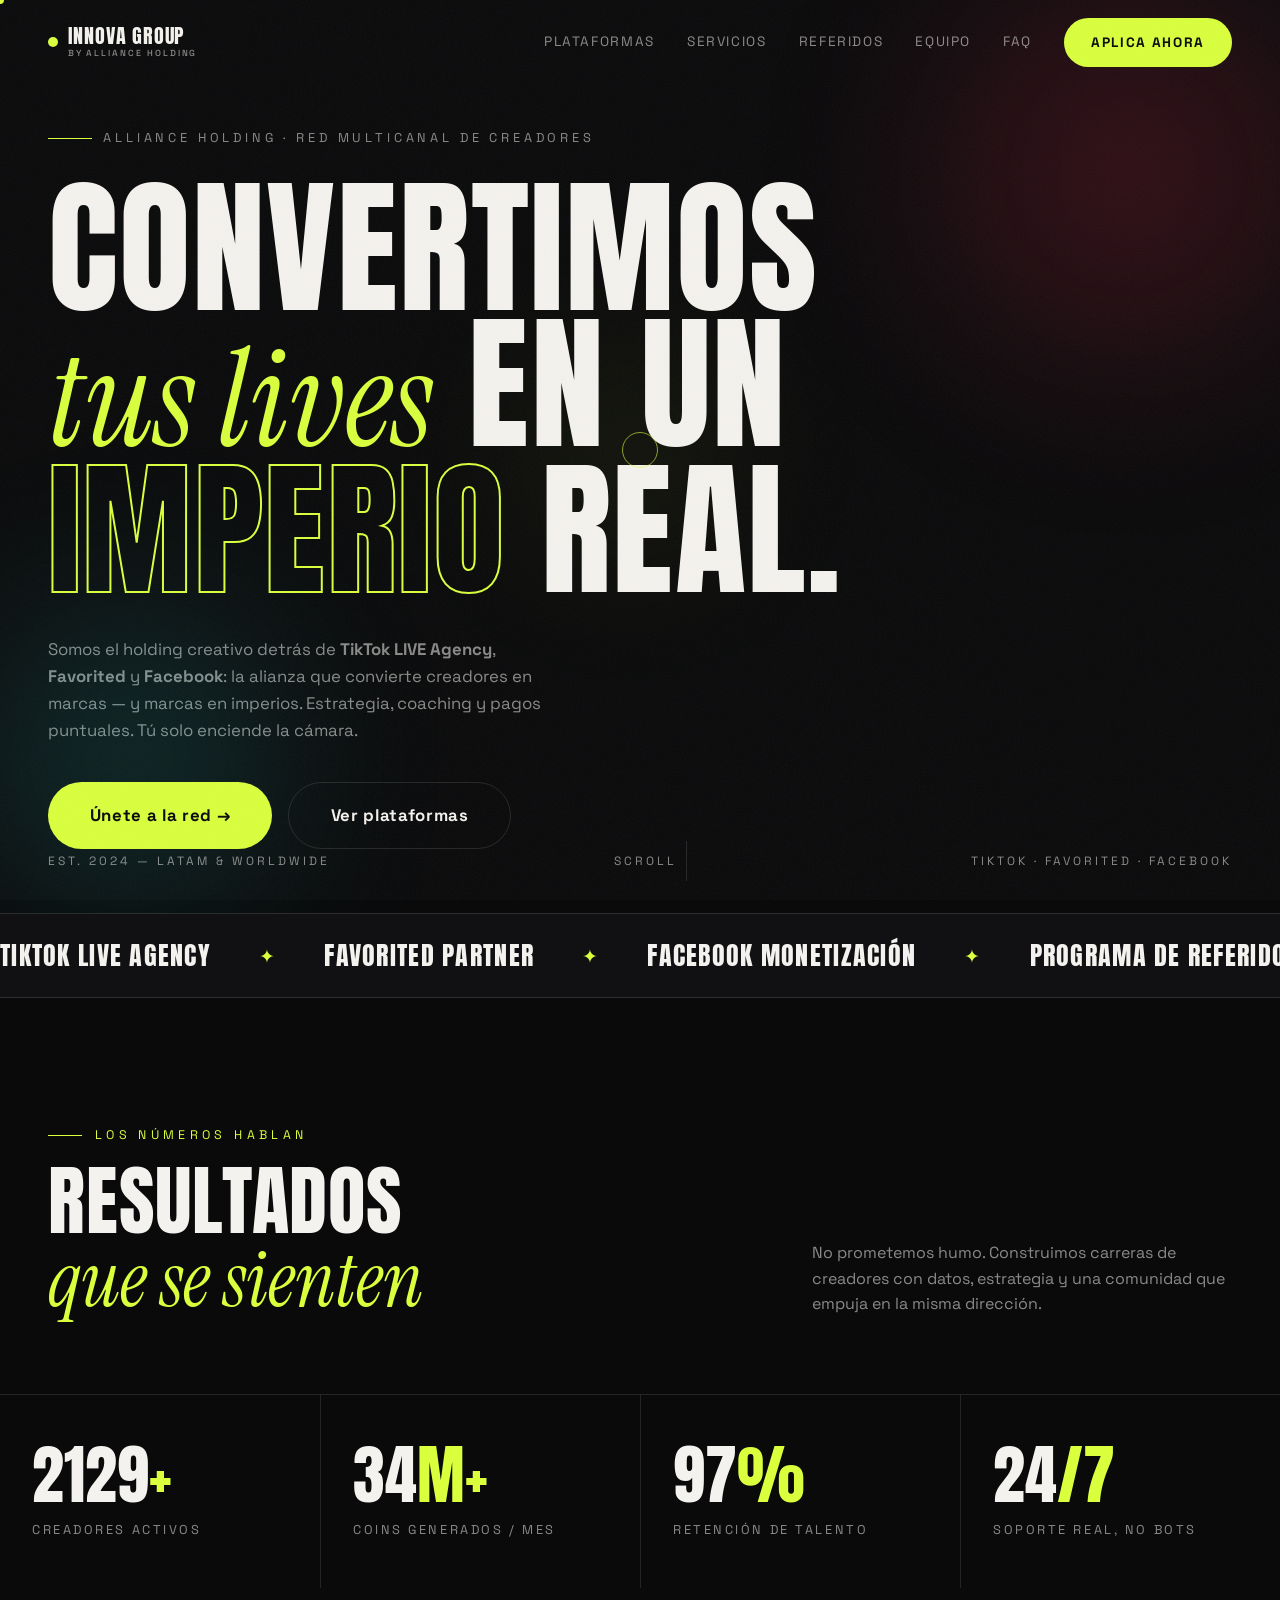
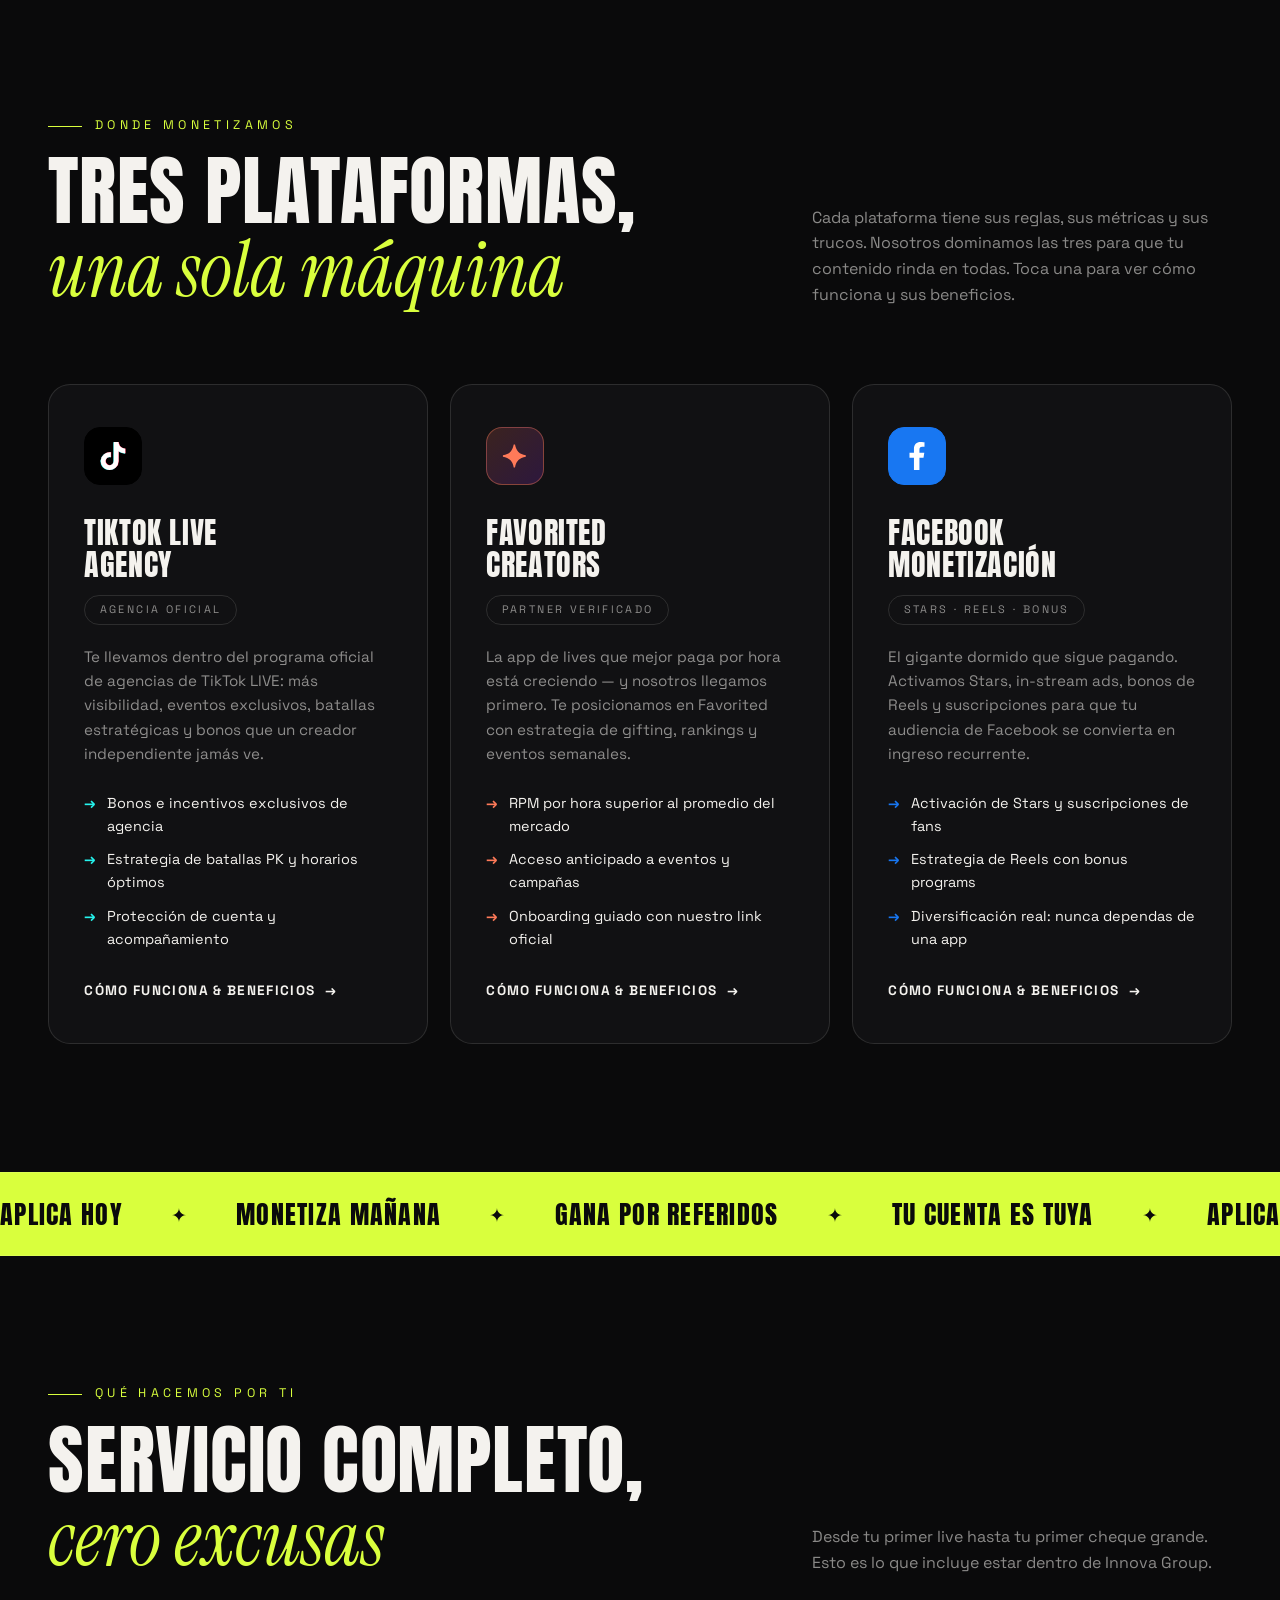
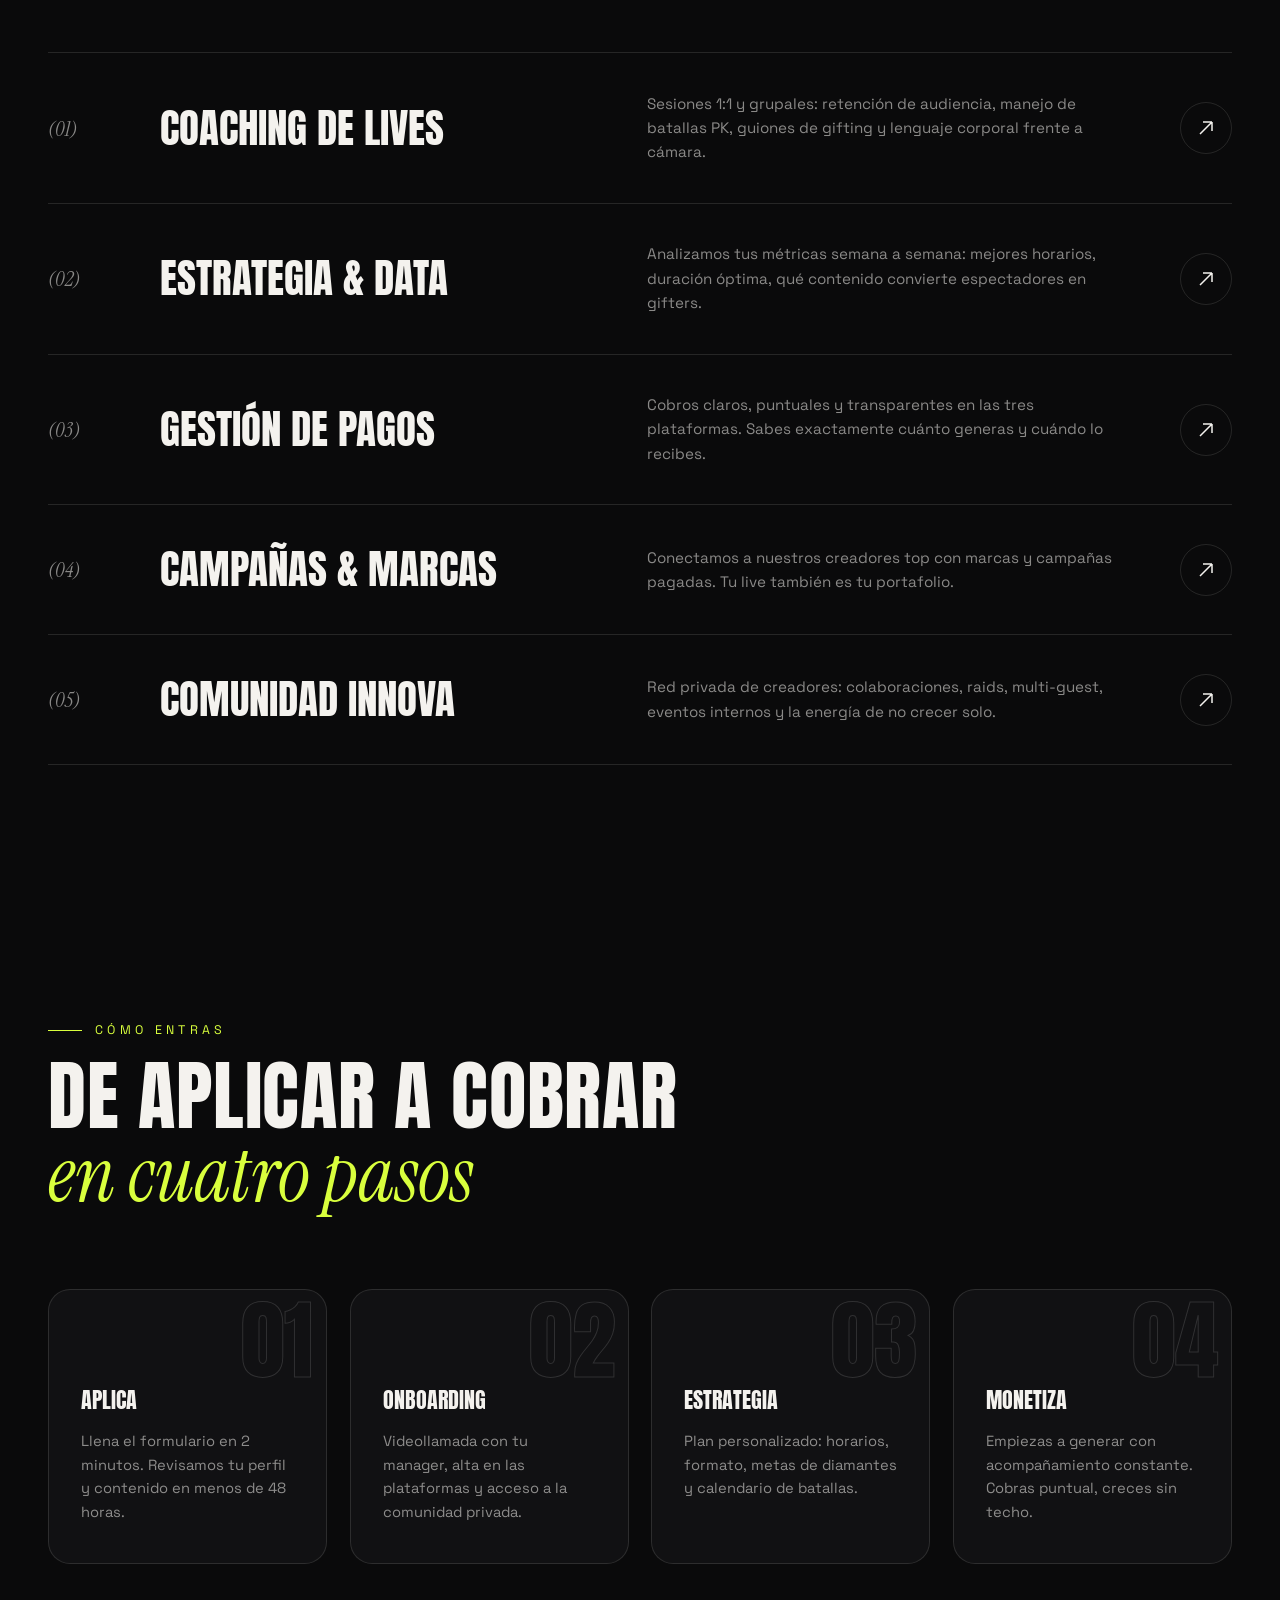
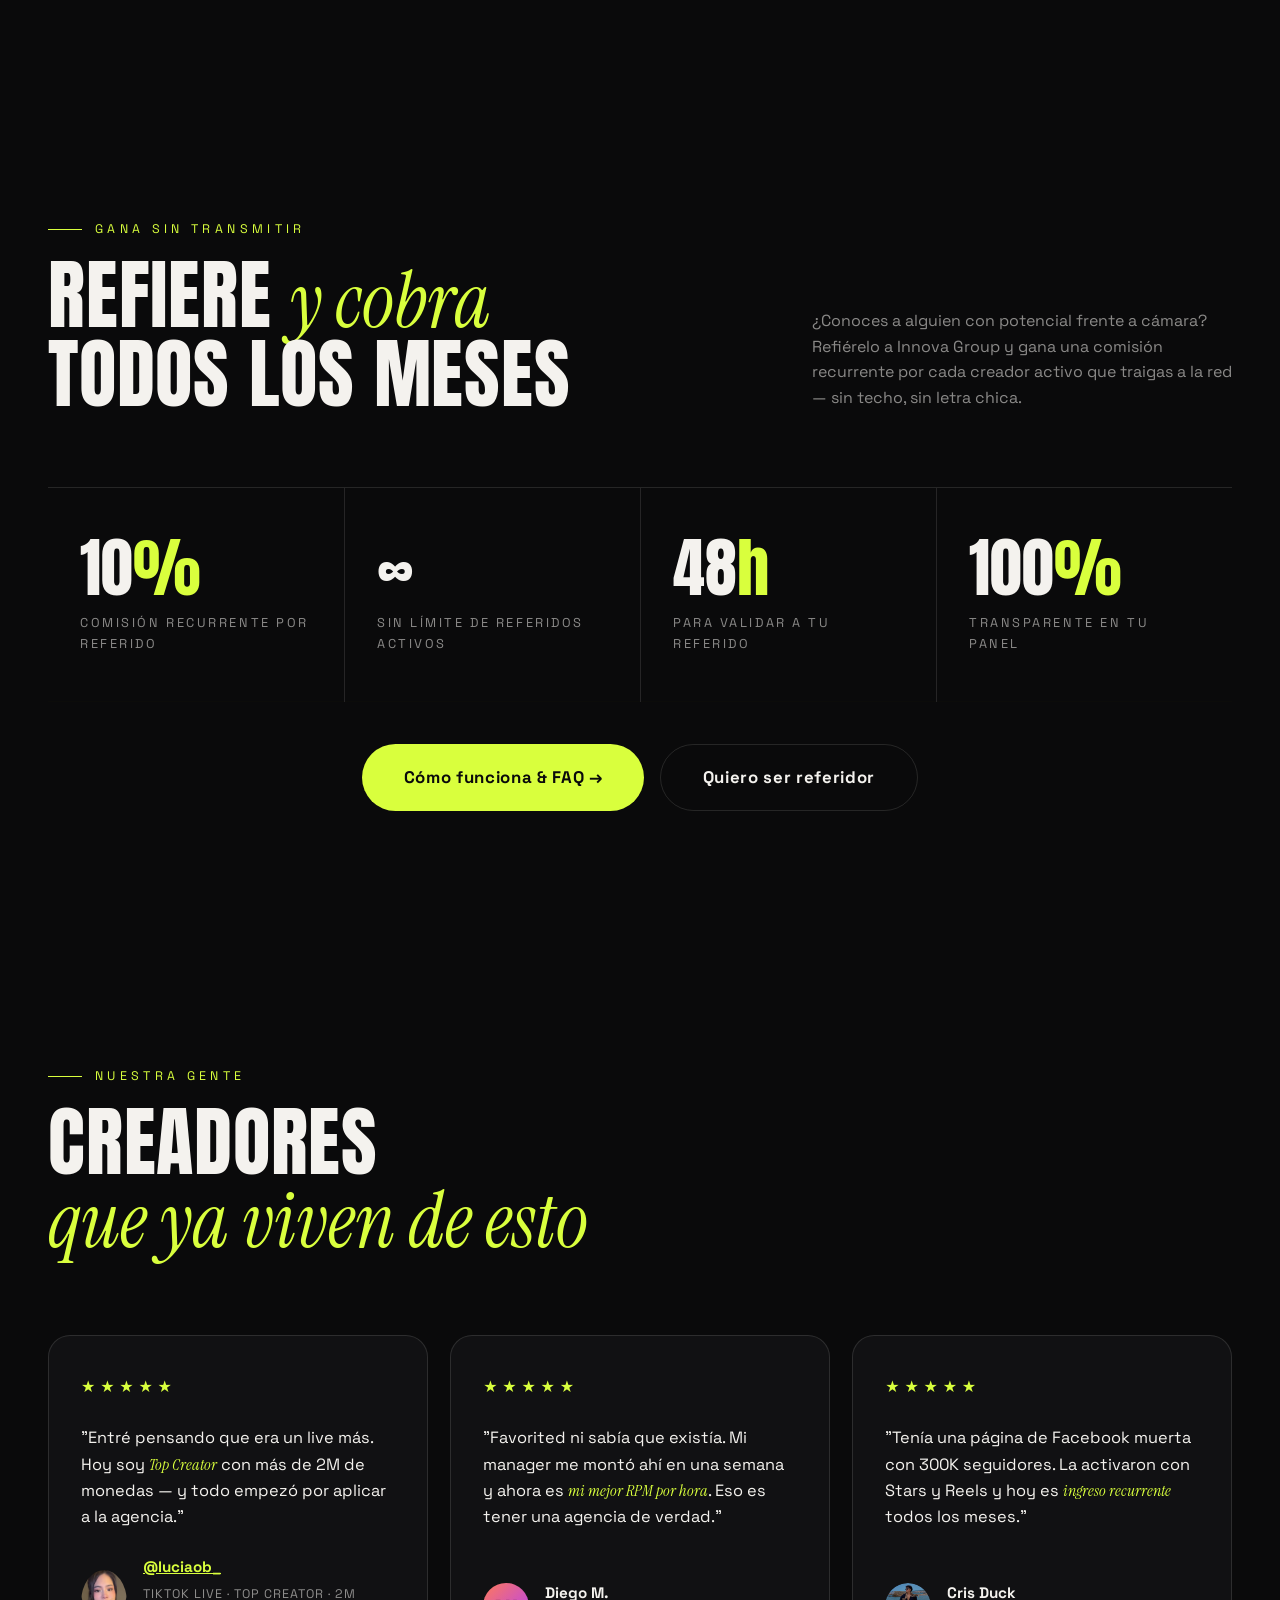
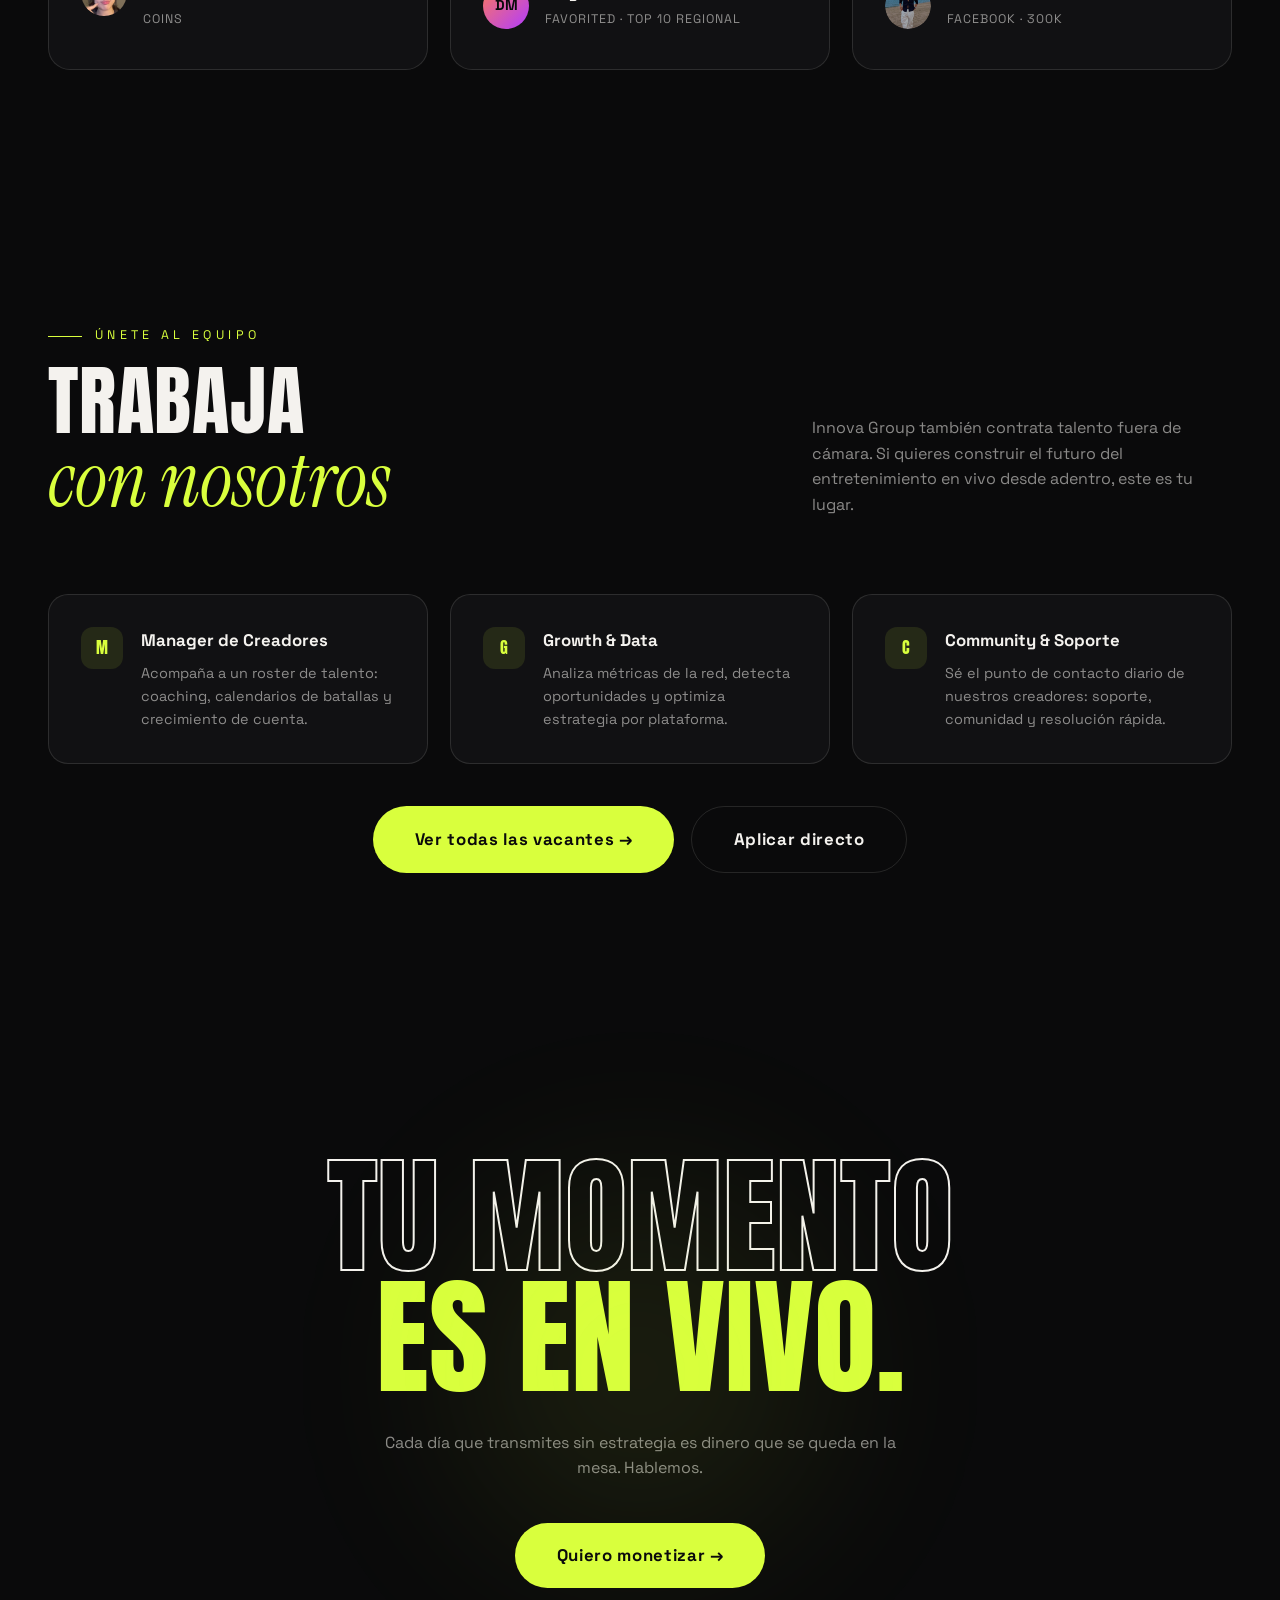
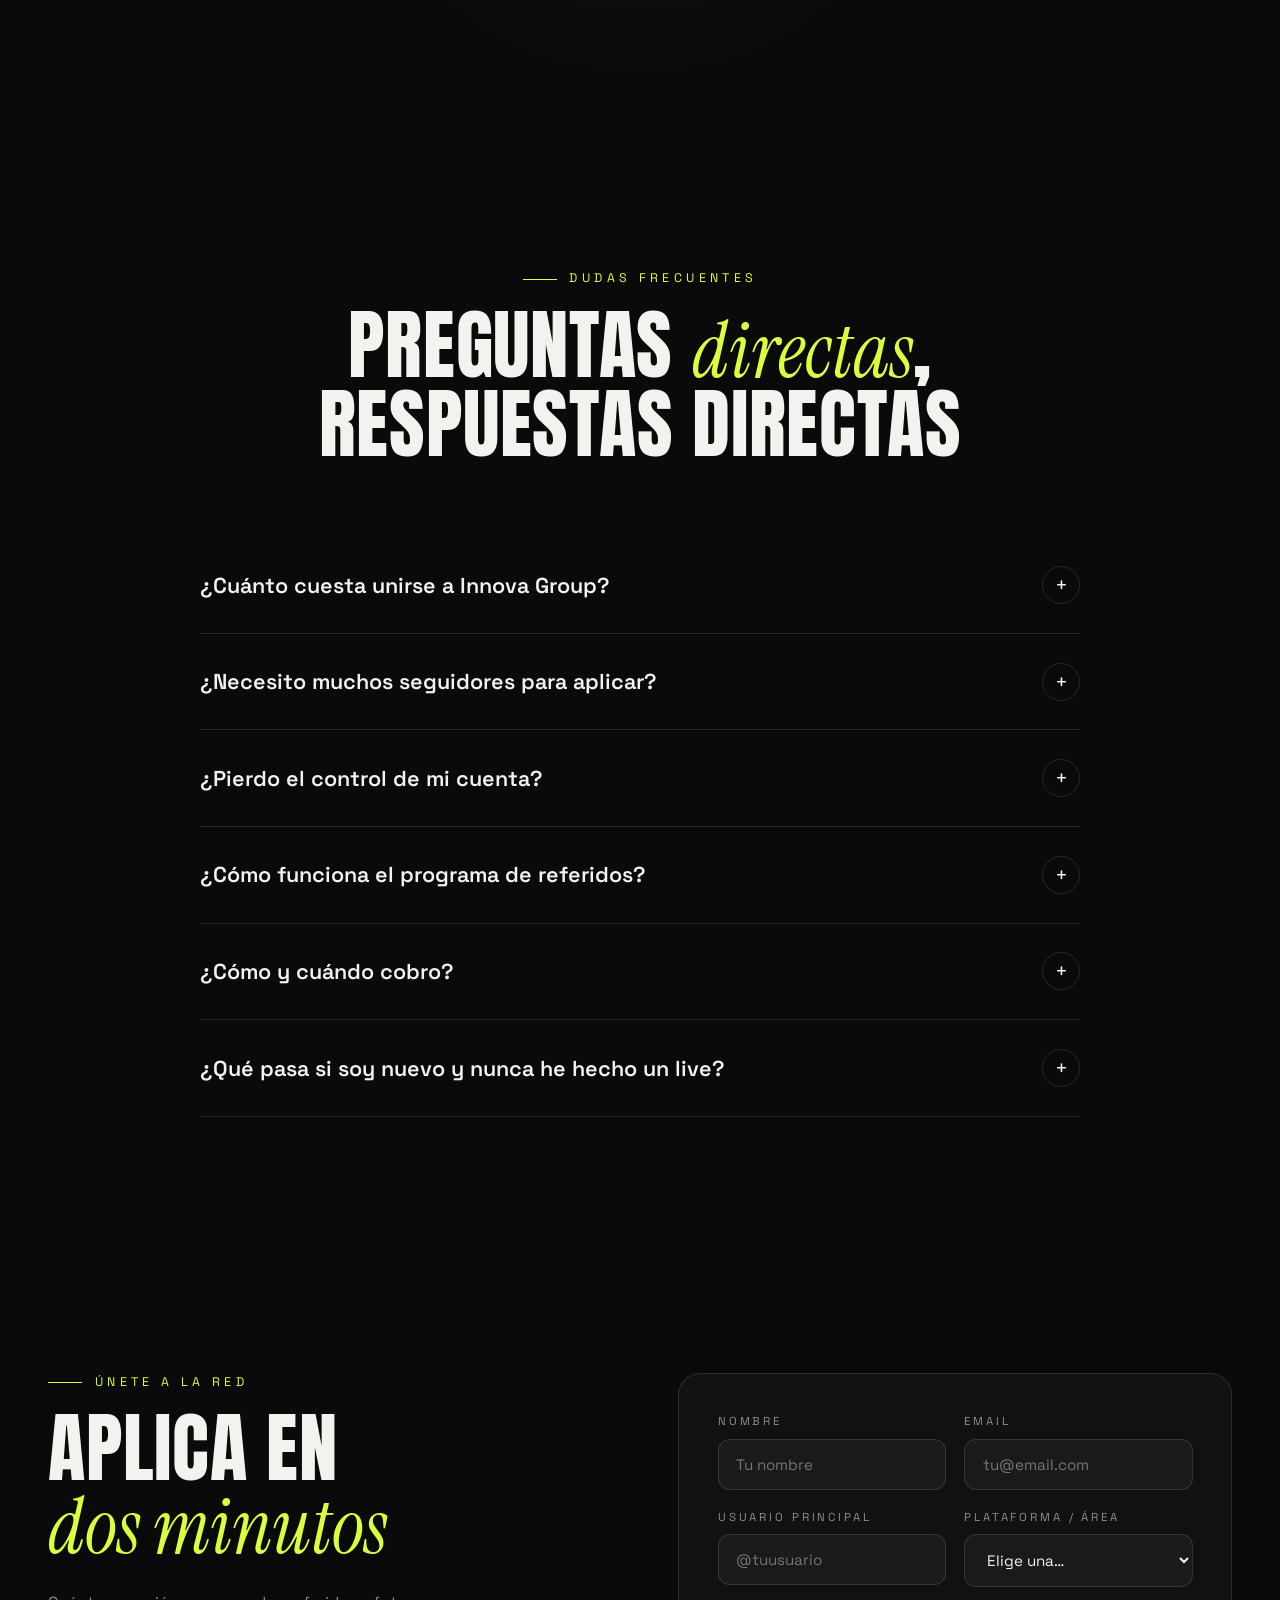
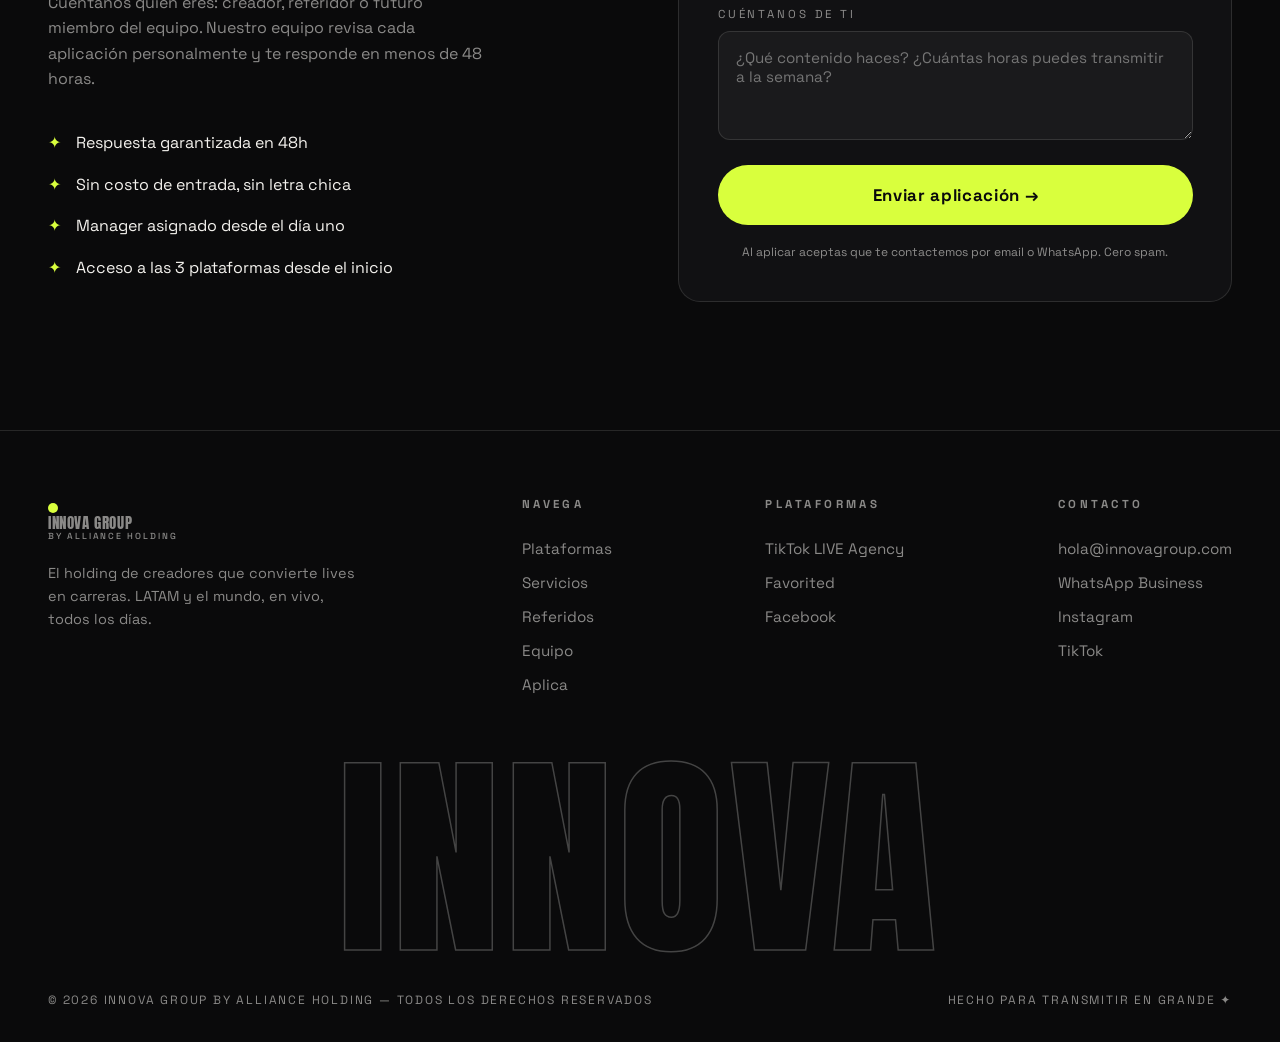
<file: index.html>
<!DOCTYPE html>
<html lang="es">
<head>
<meta charset="UTF-8">
<meta name="viewport" content="width=device-width, initial-scale=1.0">
<title>Innova Group by Alliance Holding — TikTok LIVE Agency · Favorited · Facebook</title>
<meta name="description" content="Innova Group by Alliance Holding: el holding de creadores que monetiza en TikTok LIVE Agency, Favorited y Facebook. Aplica, refiere o únete a nuestro equipo.">
<link rel="preconnect" href="https://fonts.googleapis.com">
<link rel="preconnect" href="https://fonts.gstatic.com" crossorigin>
<link href="https://fonts.googleapis.com/css2?family=Anton&family=Space+Grotesk:wght@300;400;500;600;700&family=Instrument+Serif:ital@0;1&display=swap" rel="stylesheet">
<link rel="stylesheet" href="assets/styles.css">
</head>
<body>

<div class="noise"></div>
<div class="cursor-dot"></div>
<div class="cursor-ring"></div>
<div class="progress"></div>

<!-- Preloader -->
<div class="loader" id="loader" data-word="INNOVA">
  <div class="loader__word" id="loaderWord"></div>
  <div class="loader__count">GROUP · BY ALLIANCE HOLDING</div>
  <div class="loader__count" id="loaderCount">0%</div>
</div>

<!-- ============ NAV ============ -->
<nav class="nav" id="nav">
  <a href="index.html" class="nav__logo"><i></i><span class="logo-txt">INNOVA GROUP<small>by Alliance Holding</small></span></a>
  <div class="nav__links">
    <a href="#plataformas">Plataformas</a>
    <a href="#servicios">Servicios</a>
    <a href="refer/index.html">Referidos</a>
    <a href="equipo/index.html">Equipo</a>
    <a href="#faq">FAQ</a>
    <a href="#aplica" class="btn nav__cta"><span>Aplica ahora</span></a>
  </div>
</nav>

<!-- ============ HERO ============ -->
<header class="hero" id="top">
  <div class="orb orb--1" data-parallax="0.06"></div>
  <div class="orb orb--2" data-parallax="0.1"></div>
  <div class="orb orb--3" data-parallax="0.04"></div>

  <span class="hero__tag">Alliance Holding · Red multicanal de creadores</span>
  <h1 id="heroTitle">
    <span class="row"><span>Convertimos</span></span>
    <span class="row"><span><span class="serif">tus lives</span>&nbsp;en un</span></span>
    <span class="row"><span><span class="accent">imperio</span>&nbsp;real.</span></span>
  </h1>
  <p class="hero__sub">
    Somos el holding creativo detrás de <strong>TikTok LIVE Agency</strong>, <strong>Favorited</strong> y
    <strong>Facebook</strong>: la alianza que convierte creadores en marcas — y marcas en imperios.
    Estrategia, coaching y pagos puntuales. Tú solo enciende la cámara.
  </p>
  <div class="hero__cta">
    <a href="#aplica" class="btn btn--big"><span>Únete a la red →</span></a>
    <a href="#plataformas" class="btn btn--ghost btn--big"><span>Ver plataformas</span></a>
  </div>

  <div class="hero__meta">
    <span>EST. 2024 — LATAM &amp; WORLDWIDE</span>
    <span class="scroll-hint">Scroll <i></i></span>
    <span>TikTok · Favorited · Facebook</span>
  </div>
</header>

<!-- ============ MARQUEE ============ -->
<div class="marquee">
  <div class="marquee__track" data-marquee>
    <span>TikTok LIVE Agency</span><span>Favorited Partner</span><span>Facebook Monetización</span>
    <span>Programa de Referidos</span><span>Trabaja con Nosotros</span><span>Pagos puntuales</span>
    <span>TikTok LIVE Agency</span><span>Favorited Partner</span><span>Facebook Monetización</span>
    <span>Programa de Referidos</span><span>Trabaja con Nosotros</span><span>Pagos puntuales</span>
  </div>
</div>

<!-- ============ STATS ============ -->
<section>
  <div class="wrap" style="padding-bottom:0">
    <div class="sec-head reveal">
      <div>
        <div class="kicker">Los números hablan</div>
        <h2 class="title">Resultados<br><em>que se sienten</em></h2>
      </div>
      <p>No prometemos humo. Construimos carreras de creadores con datos, estrategia y una comunidad que empuja en la misma dirección.</p>
    </div>
  </div>
  <div class="stats reveal">
    <div class="stat"><div class="stat__num"><span data-count="2129">0</span><b>+</b></div><div class="stat__label">Creadores activos</div></div>
    <div class="stat"><div class="stat__num"><span data-count="34">0</span><b>M+</b></div><div class="stat__label">Coins generados / mes</div></div>
    <div class="stat"><div class="stat__num"><span data-count="97">0</span><b>%</b></div><div class="stat__label">Retención de talento</div></div>
    <div class="stat"><div class="stat__num"><span data-count="24">0</span><b>/7</b></div><div class="stat__label">Soporte real, no bots</div></div>
  </div>
</section>

<!-- ============ PLATAFORMAS ============ -->
<section id="plataformas">
  <div class="wrap">
    <div class="sec-head reveal">
      <div>
        <div class="kicker">Donde monetizamos</div>
        <h2 class="title">Tres plataformas,<br><em>una sola máquina</em></h2>
      </div>
      <p>Cada plataforma tiene sus reglas, sus métricas y sus trucos. Nosotros dominamos las tres para que tu contenido rinda en todas. Toca una para ver cómo funciona y sus beneficios.</p>
    </div>

    <div class="platforms">
      <!-- TikTok -->
      <article class="pcard pcard--tiktok reveal" data-tilt>
        <div class="pcard__glow"></div>
        <div class="pcard__icon icon-tiktok">
          <svg viewBox="0 0 448 512">
            <path fill="#25F4EE" transform="translate(-6,4)" d="M448,209.91a210.06,210.06,0,0,1-122.77-39.25V349.38A162.55,162.55,0,1,1,185,188.31V278.2a74.62,74.62,0,1,0,52.23,71.18V0l88,0a121.18,121.18,0,0,0,1.86,22.17h0A122.18,122.18,0,0,0,381,102.39a121.43,121.43,0,0,0,67,20.14Z"/>
            <path fill="#FE2C55" transform="translate(6,-4)" d="M448,209.91a210.06,210.06,0,0,1-122.77-39.25V349.38A162.55,162.55,0,1,1,185,188.31V278.2a74.62,74.62,0,1,0,52.23,71.18V0l88,0a121.18,121.18,0,0,0,1.86,22.17h0A122.18,122.18,0,0,0,381,102.39a121.43,121.43,0,0,0,67,20.14Z"/>
            <path fill="#fff" d="M448,209.91a210.06,210.06,0,0,1-122.77-39.25V349.38A162.55,162.55,0,1,1,185,188.31V278.2a74.62,74.62,0,1,0,52.23,71.18V0l88,0a121.18,121.18,0,0,0,1.86,22.17h0A122.18,122.18,0,0,0,381,102.39a121.43,121.43,0,0,0,67,20.14Z"/>
          </svg>
        </div>
        <h3>TikTok LIVE<br>Agency</h3>
        <span class="pcard__badge">Agencia oficial</span>
        <p>Te llevamos dentro del programa oficial de agencias de TikTok LIVE: más visibilidad, eventos exclusivos, batallas estratégicas y bonos que un creador independiente jamás ve.</p>
        <ul>
          <li>Bonos e incentivos exclusivos de agencia</li>
          <li>Estrategia de batallas PK y horarios óptimos</li>
          <li>Protección de cuenta y acompañamiento</li>
        </ul>
        <a href="tiktok/index.html" class="pcard__more">Cómo funciona &amp; beneficios <span>→</span></a>
      </article>

      <!-- Favorited -->
      <article class="pcard pcard--fav reveal" data-delay="1" data-tilt>
        <div class="pcard__glow"></div>
        <div class="pcard__icon icon-fav">
          <svg viewBox="0 0 24 24" fill="none"><path d="M12 2.2c.55 2.75 1.5 4.85 2.95 6.3 1.45 1.45 3.55 2.4 6.3 2.95v1.1c-2.75.55-4.85 1.5-6.3 2.95-1.45 1.45-2.4 3.55-2.95 6.3h-1.1c-.55-2.75-1.5-4.85-2.95-6.3-1.45-1.45-3.55-2.4-6.3-2.95v-1.1c2.75-.55 4.85-1.5 6.3-2.95 1.45-1.45 2.4-3.55 2.95-6.3Z" fill="url(#favg)"/><defs><linearGradient id="favg" x1="2" y1="2" x2="22" y2="22"><stop stop-color="#ff7a59"/><stop offset="1" stop-color="#b13bff"/></linearGradient></defs></svg>
        </div>
        <h3>Favorited<br>Creators</h3>
        <span class="pcard__badge">Partner verificado</span>
        <p>La app de lives que mejor paga por hora está creciendo — y nosotros llegamos primero. Te posicionamos en Favorited con estrategia de gifting, rankings y eventos semanales.</p>
        <ul>
          <li>RPM por hora superior al promedio del mercado</li>
          <li>Acceso anticipado a eventos y campañas</li>
          <li>Onboarding guiado con nuestro link oficial</li>
        </ul>
        <a href="favorited/index.html" class="pcard__more">Cómo funciona &amp; beneficios <span>→</span></a>
      </article>

      <!-- Facebook -->
      <article class="pcard pcard--fb reveal" data-delay="2" data-tilt>
        <div class="pcard__glow"></div>
        <div class="pcard__icon icon-fb">
          <svg viewBox="0 0 320 512"><path fill="#fff" d="M279.14 288l14.22-92.66h-88.91v-60.13c0-25.35 12.42-50.06 52.24-50.06h40.42V6.26S260.43 0 225.36 0c-73.22 0-121.08 44.38-121.08 124.72v70.62H22.89V288h81.39v224h100.17V288z"/></svg>
        </div>
        <h3>Facebook<br>Monetización</h3>
        <span class="pcard__badge">Stars · Reels · Bonus</span>
        <p>El gigante dormido que sigue pagando. Activamos Stars, in-stream ads, bonos de Reels y suscripciones para que tu audiencia de Facebook se convierta en ingreso recurrente.</p>
        <ul>
          <li>Activación de Stars y suscripciones de fans</li>
          <li>Estrategia de Reels con bonus programs</li>
          <li>Diversificación real: nunca dependas de una app</li>
        </ul>
        <a href="facebook/index.html" class="pcard__more">Cómo funciona &amp; beneficios <span>→</span></a>
      </article>
    </div>
  </div>
</section>

<!-- ============ MARQUEE ACID ============ -->
<div class="marquee marquee--acid marquee--reverse">
  <div class="marquee__track" data-marquee>
    <span>Aplica hoy</span><span>Monetiza mañana</span><span>Gana por referidos</span><span>Tu cuenta es tuya</span>
    <span>Aplica hoy</span><span>Monetiza mañana</span><span>Gana por referidos</span><span>Tu cuenta es tuya</span>
  </div>
</div>

<!-- ============ SERVICIOS ============ -->
<section id="servicios">
  <div class="wrap">
    <div class="sec-head reveal">
      <div>
        <div class="kicker">Qué hacemos por ti</div>
        <h2 class="title">Servicio completo,<br><em>cero excusas</em></h2>
      </div>
      <p>Desde tu primer live hasta tu primer cheque grande. Esto es lo que incluye estar dentro de Innova Group.</p>
    </div>

    <div class="services">
      <div class="srow reveal">
        <span class="srow__idx">(01)</span>
        <h3 class="srow__name">Coaching de Lives</h3>
        <p class="srow__desc">Sesiones 1:1 y grupales: retención de audiencia, manejo de batallas PK, guiones de gifting y lenguaje corporal frente a cámara.</p>
        <span class="srow__arrow"><svg width="18" height="18" viewBox="0 0 18 18" fill="none"><path d="M3 15L15 3M15 3H6M15 3v9" stroke="#f4f2ee" stroke-width="1.5"/></svg></span>
      </div>
      <div class="srow reveal">
        <span class="srow__idx">(02)</span>
        <h3 class="srow__name">Estrategia &amp; Data</h3>
        <p class="srow__desc">Analizamos tus métricas semana a semana: mejores horarios, duración óptima, qué contenido convierte espectadores en gifters.</p>
        <span class="srow__arrow"><svg width="18" height="18" viewBox="0 0 18 18" fill="none"><path d="M3 15L15 3M15 3H6M15 3v9" stroke="#f4f2ee" stroke-width="1.5"/></svg></span>
      </div>
      <div class="srow reveal">
        <span class="srow__idx">(03)</span>
        <h3 class="srow__name">Gestión de pagos</h3>
        <p class="srow__desc">Cobros claros, puntuales y transparentes en las tres plataformas. Sabes exactamente cuánto generas y cuándo lo recibes.</p>
        <span class="srow__arrow"><svg width="18" height="18" viewBox="0 0 18 18" fill="none"><path d="M3 15L15 3M15 3H6M15 3v9" stroke="#f4f2ee" stroke-width="1.5"/></svg></span>
      </div>
      <div class="srow reveal">
        <span class="srow__idx">(04)</span>
        <h3 class="srow__name">Campañas &amp; Marcas</h3>
        <p class="srow__desc">Conectamos a nuestros creadores top con marcas y campañas pagadas. Tu live también es tu portafolio.</p>
        <span class="srow__arrow"><svg width="18" height="18" viewBox="0 0 18 18" fill="none"><path d="M3 15L15 3M15 3H6M15 3v9" stroke="#f4f2ee" stroke-width="1.5"/></svg></span>
      </div>
      <div class="srow reveal">
        <span class="srow__idx">(05)</span>
        <h3 class="srow__name">Comunidad Innova</h3>
        <p class="srow__desc">Red privada de creadores: colaboraciones, raids, multi-guest, eventos internos y la energía de no crecer solo.</p>
        <span class="srow__arrow"><svg width="18" height="18" viewBox="0 0 18 18" fill="none"><path d="M3 15L15 3M15 3H6M15 3v9" stroke="#f4f2ee" stroke-width="1.5"/></svg></span>
      </div>
    </div>
  </div>
</section>

<!-- ============ PROCESO ============ -->
<section id="proceso">
  <div class="wrap">
    <div class="sec-head reveal">
      <div>
        <div class="kicker">Cómo entras</div>
        <h2 class="title">De aplicar a cobrar<br><em>en cuatro pasos</em></h2>
      </div>
    </div>
    <div class="process">
      <div class="step reveal"><h4>Aplica</h4><p>Llena el formulario en 2 minutos. Revisamos tu perfil y contenido en menos de 48 horas.</p></div>
      <div class="step reveal" data-delay="1"><h4>Onboarding</h4><p>Videollamada con tu manager, alta en las plataformas y acceso a la comunidad privada.</p></div>
      <div class="step reveal" data-delay="2"><h4>Estrategia</h4><p>Plan personalizado: horarios, formato, metas de diamantes y calendario de batallas.</p></div>
      <div class="step reveal" data-delay="3"><h4>Monetiza</h4><p>Empiezas a generar con acompañamiento constante. Cobras puntual, creces sin techo.</p></div>
    </div>
  </div>
</section>

<!-- ============ REFERIDOS ============ -->
<section id="referidos">
  <div class="wrap">
    <div class="sec-head reveal">
      <div>
        <div class="kicker">Gana sin transmitir</div>
        <h2 class="title">Refiere <em>y cobra</em><br>todos los meses</h2>
      </div>
      <p>¿Conoces a alguien con potencial frente a cámara? Refiérelo a Innova Group y gana una comisión recurrente por cada creador activo que traigas a la red — sin techo, sin letra chica.</p>
    </div>

    <div class="stats reveal">
      <div class="stat"><div class="stat__num"><span data-count="10">0</span><b>%</b></div><div class="stat__label">Comisión recurrente por referido</div></div>
      <div class="stat"><div class="stat__num">∞</div><div class="stat__label">Sin límite de referidos activos</div></div>
      <div class="stat"><div class="stat__num"><span data-count="48">0</span><b>h</b></div><div class="stat__label">Para validar a tu referido</div></div>
      <div class="stat"><div class="stat__num">100<b>%</b></div><div class="stat__label">Transparente en tu panel</div></div>
    </div>
    <div class="reveal" style="margin-top:2.6rem;text-align:center;display:flex;gap:1rem;justify-content:center;flex-wrap:wrap">
      <a href="refer/index.html" class="btn btn--big"><span>Cómo funciona &amp; FAQ →</span></a>
      <a href="index.html?rol=Referidor#aplica" class="btn btn--ghost btn--big"><span>Quiero ser referidor</span></a>
    </div>
  </div>
</section>

<!-- ============ TESTIMONIOS ============ -->
<section>
  <div class="wrap">
    <div class="sec-head reveal">
      <div>
        <div class="kicker">Nuestra gente</div>
        <h2 class="title">Creadores<br><em>que ya viven de esto</em></h2>
      </div>
    </div>
    <div class="quotes">
      <figure class="quote reveal">
        <span class="quote__stars">★★★★★</span>
        <p>"Entré pensando que era un live más. Hoy soy <em>Top Creator</em> con más de 2M de monedas — y todo empezó por aplicar a la agencia."</p>
        <figcaption class="quote__who">
          <span class="quote__ava"><img src="assets/testimonials/luciaob.png" alt="@luciaob_" loading="lazy"></span>
          <span><b><a href="https://www.tiktok.com/@luciaob_?_r=1&_t=ZS-97kK8lcfOd7" target="_blank" rel="noopener noreferrer" style="color:var(--acid);text-decoration:underline">@luciaob_</a></b><small>TikTok LIVE · Top Creator · 2M Coins</small></span>
        </figcaption>
      </figure>
      <figure class="quote reveal" data-delay="1">
        <span class="quote__stars">★★★★★</span>
        <p>"Favorited ni sabía que existía. Mi manager me montó ahí en una semana y ahora es <em>mi mejor RPM por hora</em>. Eso es tener una agencia de verdad."</p>
        <figcaption class="quote__who">
          <span class="quote__ava" style="background:linear-gradient(135deg,#ff7a59,#b13bff)">DM</span>
          <span><b>Diego M.</b><small>Favorited · Top 10 regional</small></span>
        </figcaption>
      </figure>
      <figure class="quote reveal" data-delay="2">
        <span class="quote__stars">★★★★★</span>
        <p>"Tenía una página de Facebook muerta con 300K seguidores. La activaron con Stars y Reels y hoy es <em>ingreso recurrente</em> todos los meses."</p>
        <figcaption class="quote__who">
          <span class="quote__ava"><img src="assets/testimonials/cris-duck.jpg" alt="Cris Duck" loading="lazy"></span>
          <span><b>Cris Duck</b><small>Facebook · 300K</small></span>
        </figcaption>
      </figure>
    </div>
  </div>
</section>

<!-- ============ TRABAJA CON NOSOTROS ============ -->
<section id="equipo">
  <div class="wrap">
    <div class="sec-head reveal">
      <div>
        <div class="kicker">Únete al equipo</div>
        <h2 class="title">Trabaja<br><em>con nosotros</em></h2>
      </div>
      <p>Innova Group también contrata talento fuera de cámara. Si quieres construir el futuro del entretenimiento en vivo desde adentro, este es tu lugar.</p>
    </div>
    <div class="benefits">
      <a href="manager/index.html" class="benefit reveal">
        <span class="benefit__icon">M</span>
        <span>
          <h4>Manager de Creadores</h4>
          <p>Acompaña a un roster de talento: coaching, calendarios de batallas y crecimiento de cuenta.</p>
        </span>
      </a>
      <a href="index.html?rol=Growth%20%26%20Data#aplica" class="benefit reveal" data-delay="1">
        <span class="benefit__icon">G</span>
        <span>
          <h4>Growth &amp; Data</h4>
          <p>Analiza métricas de la red, detecta oportunidades y optimiza estrategia por plataforma.</p>
        </span>
      </a>
      <a href="index.html?rol=Community%20%26%20Soporte#aplica" class="benefit reveal" data-delay="2">
        <span class="benefit__icon">C</span>
        <span>
          <h4>Community &amp; Soporte</h4>
          <p>Sé el punto de contacto diario de nuestros creadores: soporte, comunidad y resolución rápida.</p>
        </span>
      </a>
    </div>
    <div class="reveal" style="margin-top:2.6rem;text-align:center;display:flex;gap:1rem;justify-content:center;flex-wrap:wrap">
      <a href="equipo/index.html" class="btn btn--big"><span>Ver todas las vacantes →</span></a>
      <a href="index.html?rol=Equipo%20Innova#aplica" class="btn btn--ghost btn--big"><span>Aplicar directo</span></a>
    </div>
  </div>
</section>

<!-- ============ MEGA CTA ============ -->
<section class="mega-cta">
  <div class="orb orb--cta"></div>
  <h2 class="reveal">
    <span class="hollow">Tu momento</span><br>
    <span class="acid">es en vivo.</span>
  </h2>
  <p class="reveal" data-delay="1">Cada día que transmites sin estrategia es dinero que se queda en la mesa. Hablemos.</p>
  <a href="#aplica" class="btn btn--big reveal" data-delay="2"><span>Quiero monetizar →</span></a>
</section>

<!-- ============ FAQ ============ -->
<section id="faq">
  <div class="wrap">
    <div class="sec-head reveal" style="justify-content:center;text-align:center">
      <div style="margin:0 auto">
        <div class="kicker" style="justify-content:center">Dudas frecuentes</div>
        <h2 class="title">Preguntas <em>directas</em>,<br>respuestas directas</h2>
      </div>
    </div>
    <div class="faq">
      <div class="faq-item reveal">
        <button type="button">¿Cuánto cuesta unirse a Innova Group?<span class="sign">+</span></button>
        <div class="ans"><p>Nada. No cobramos cuotas de entrada ni mensualidades. Nuestra comisión sale de los incentivos de agencia que las plataformas nos pagan por desarrollarte — cuando tú ganas, nosotros ganamos. Nunca al revés.</p></div>
      </div>
      <div class="faq-item reveal">
        <button type="button">¿Necesito muchos seguidores para aplicar?<span class="sign">+</span></button>
        <div class="ans"><p>No. Valoramos más la constancia y el carisma que el número de seguidores. Tenemos creadores que entraron con 500 seguidores y hoy viven de sus lives. Si transmites con disciplina, te queremos ver.</p></div>
      </div>
      <div class="faq-item reveal">
        <button type="button">¿Pierdo el control de mi cuenta?<span class="sign">+</span></button>
        <div class="ans"><p>Jamás. Tu cuenta, tu contenido y tu audiencia son tuyos siempre. Nosotros somos tu equipo de estrategia y gestión, no los dueños de tu carrera. Y si algún día quieres salir, el proceso es claro y sin ataduras raras.</p></div>
      </div>
      <div class="faq-item reveal">
        <button type="button">¿Cómo funciona el programa de referidos?<span class="sign">+</span></button>
        <div class="ans"><p>Recibes un código personal. Cuando alguien lo usa al aplicar y es aceptado en la red, ganas una comisión recurrente sobre su actividad mientras siga activo con nosotros — sin límite de personas que puedas referir.</p></div>
      </div>
      <div class="faq-item reveal">
        <button type="button">¿Cómo y cuándo cobro?<span class="sign">+</span></button>
        <div class="ans"><p>Cada plataforma tiene su ciclo de pago (TikTok, Favorited y Facebook pagan por separado). Te damos visibilidad total de tus números y te acompañamos en la configuración de cobros para que recibas tu dinero puntual, sin sorpresas.</p></div>
      </div>
      <div class="faq-item reveal">
        <button type="button">¿Qué pasa si soy nuevo y nunca he hecho un live?<span class="sign">+</span></button>
        <div class="ans"><p>Perfecto: no traes vicios. Nuestro programa de onboarding está diseñado para llevarte de cero a tu primera transmisión monetizada con coaching, plantillas y acompañamiento en tus primeros lives.</p></div>
      </div>
    </div>
  </div>
</section>

<!-- ============ APLICA ============ -->
<section id="aplica">
  <div class="wrap">
    <div class="apply">
      <div class="apply__info reveal">
        <div class="kicker">Únete a la red</div>
        <h2 class="title">Aplica en<br><em>dos minutos</em></h2>
        <p>Cuéntanos quién eres: creador, referidor o futuro miembro del equipo. Nuestro equipo revisa cada aplicación personalmente y te responde en menos de 48 horas.</p>
        <ul class="apply__perks">
          <li>Respuesta garantizada en 48h</li>
          <li>Sin costo de entrada, sin letra chica</li>
          <li>Manager asignado desde el día uno</li>
          <li>Acceso a las 3 plataformas desde el inicio</li>
        </ul>
      </div>
      <form class="form reveal" data-delay="1" id="applyForm">
        <div class="form__row">
          <div class="field"><label for="f-name">Nombre</label><input id="f-name" type="text" placeholder="Tu nombre" required></div>
          <div class="field"><label for="f-mail">Email</label><input id="f-mail" type="email" placeholder="tu@email.com" required></div>
        </div>
        <div class="form__row">
          <div class="field"><label for="f-user">Usuario principal</label><input id="f-user" type="text" placeholder="@tuusuario" required></div>
          <div class="field">
            <label for="f-plat">Plataforma / Área</label>
            <select id="f-plat" required>
              <option value="">Elige una…</option>
              <option>TikTok LIVE</option>
              <option>Favorited</option>
              <option>Facebook</option>
              <option>Varias / todas</option>
              <option>Equipo Innova / Referidos</option>
            </select>
          </div>
        </div>
        <div class="field"><label for="f-msg">Cuéntanos de ti</label><textarea id="f-msg" rows="4" placeholder="¿Qué contenido haces? ¿Cuántas horas puedes transmitir a la semana?"></textarea></div>
        <button class="btn btn--big" type="submit"><span id="submitLabel">Enviar aplicación →</span></button>
        <span class="form__note">Al aplicar aceptas que te contactemos por email o WhatsApp. Cero spam.</span>
      </form>
    </div>
  </div>
</section>

<!-- ============ FOOTER ============ -->
<footer>
  <div class="foot-grid">
    <div class="foot-col" style="max-width:320px">
      <a href="index.html" class="nav__logo" style="margin-bottom:1rem"><i></i><span class="logo-txt">INNOVA GROUP<small>by Alliance Holding</small></span></a>
      <p style="color:var(--ink-dim);font-size:.9rem;margin-top:1rem">El holding de creadores que convierte lives en carreras. LATAM y el mundo, en vivo, todos los días.</p>
    </div>
    <div class="foot-col">
      <h5>Navega</h5>
      <a href="#plataformas">Plataformas</a>
      <a href="#servicios">Servicios</a>
      <a href="refer/index.html">Referidos</a>
      <a href="equipo/index.html">Equipo</a>
      <a href="#aplica">Aplica</a>
    </div>
    <div class="foot-col">
      <h5>Plataformas</h5>
      <a href="tiktok/index.html">TikTok LIVE Agency</a>
      <a href="favorited/index.html">Favorited</a>
      <a href="facebook/index.html">Facebook</a>
    </div>
    <div class="foot-col">
      <h5>Contacto</h5>
      <a href="mailto:hola@innovagroup.com">hola@innovagroup.com</a>
      <a href="#">WhatsApp Business</a>
      <a href="#">Instagram</a>
      <a href="#">TikTok</a>
    </div>
  </div>
  <div class="foot-word" title="Innova Group">INNOVA</div>
  <div class="foot-legal">
    <span>© 2026 Innova Group by Alliance Holding — Todos los derechos reservados</span>
    <span>Hecho para transmitir en grande ✦</span>
  </div>
</footer>

<script src="assets/site.js"></script>
</body>
</html>
</file>
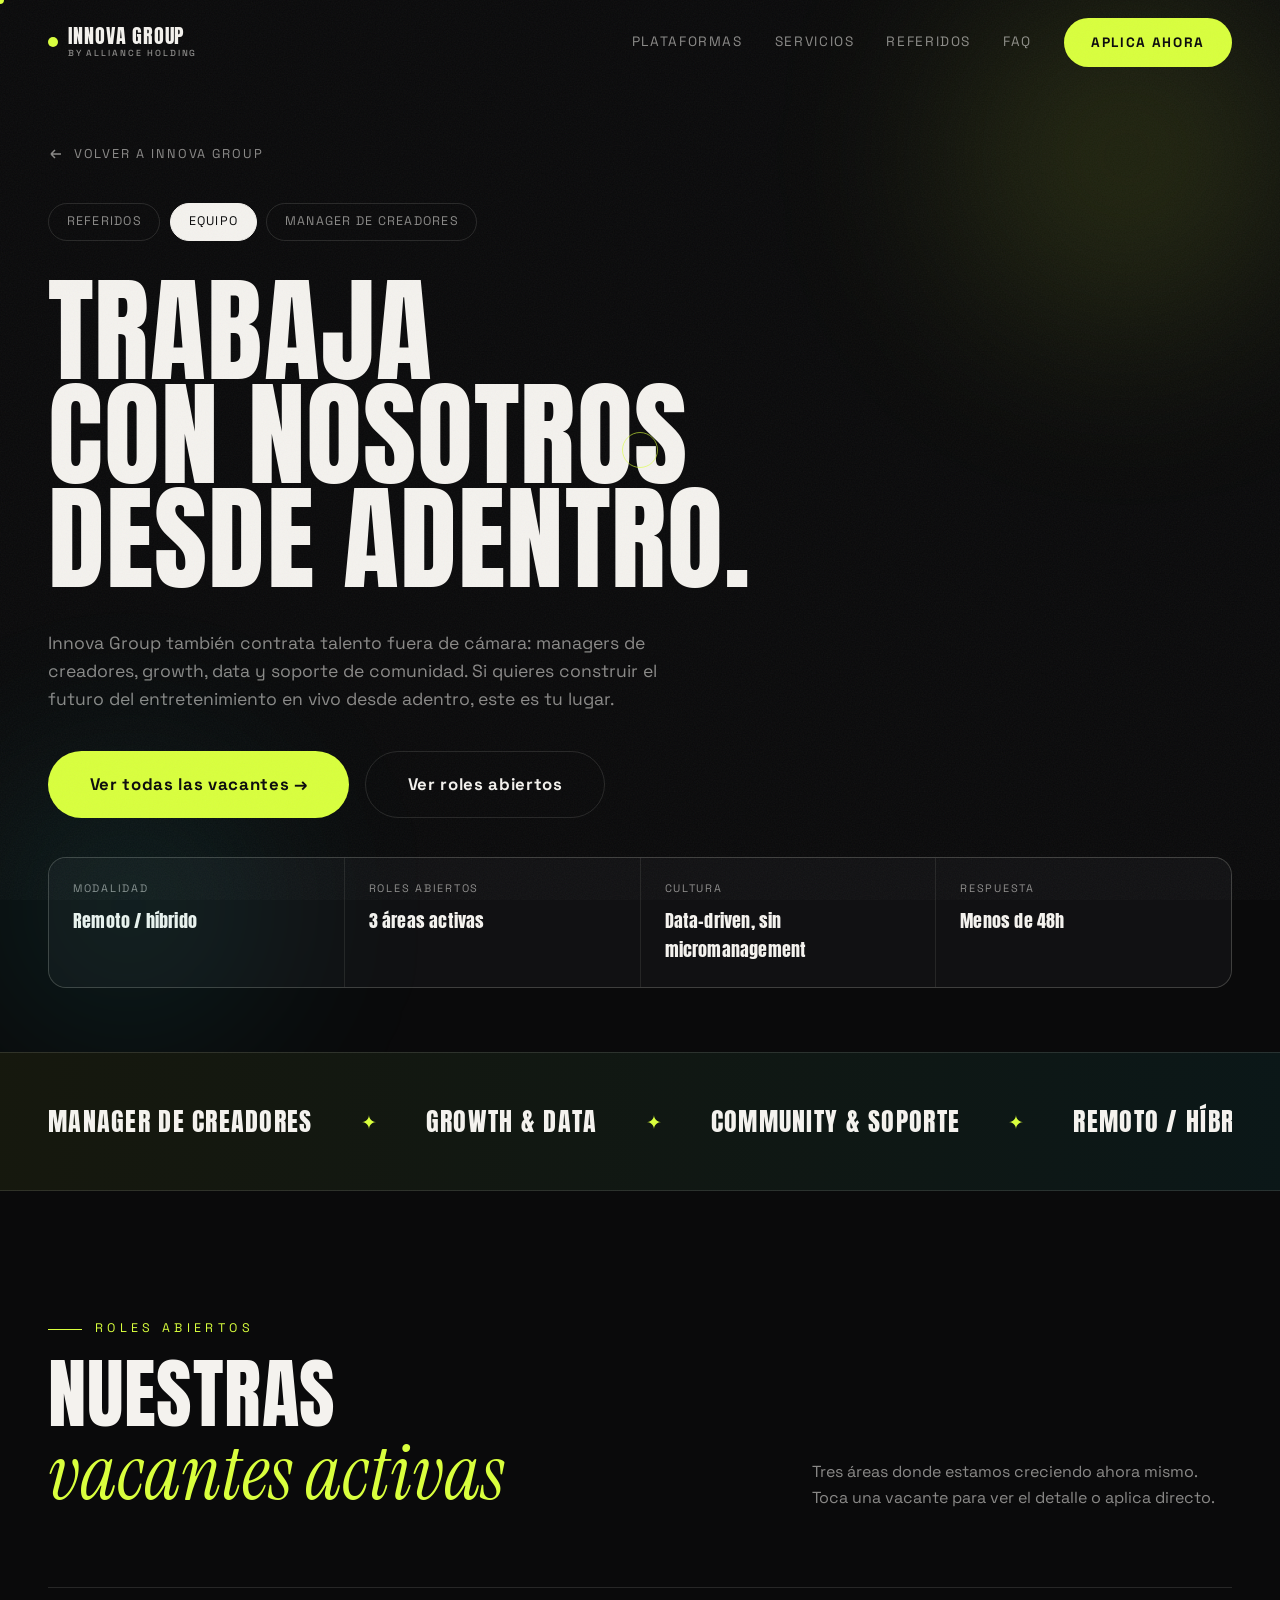
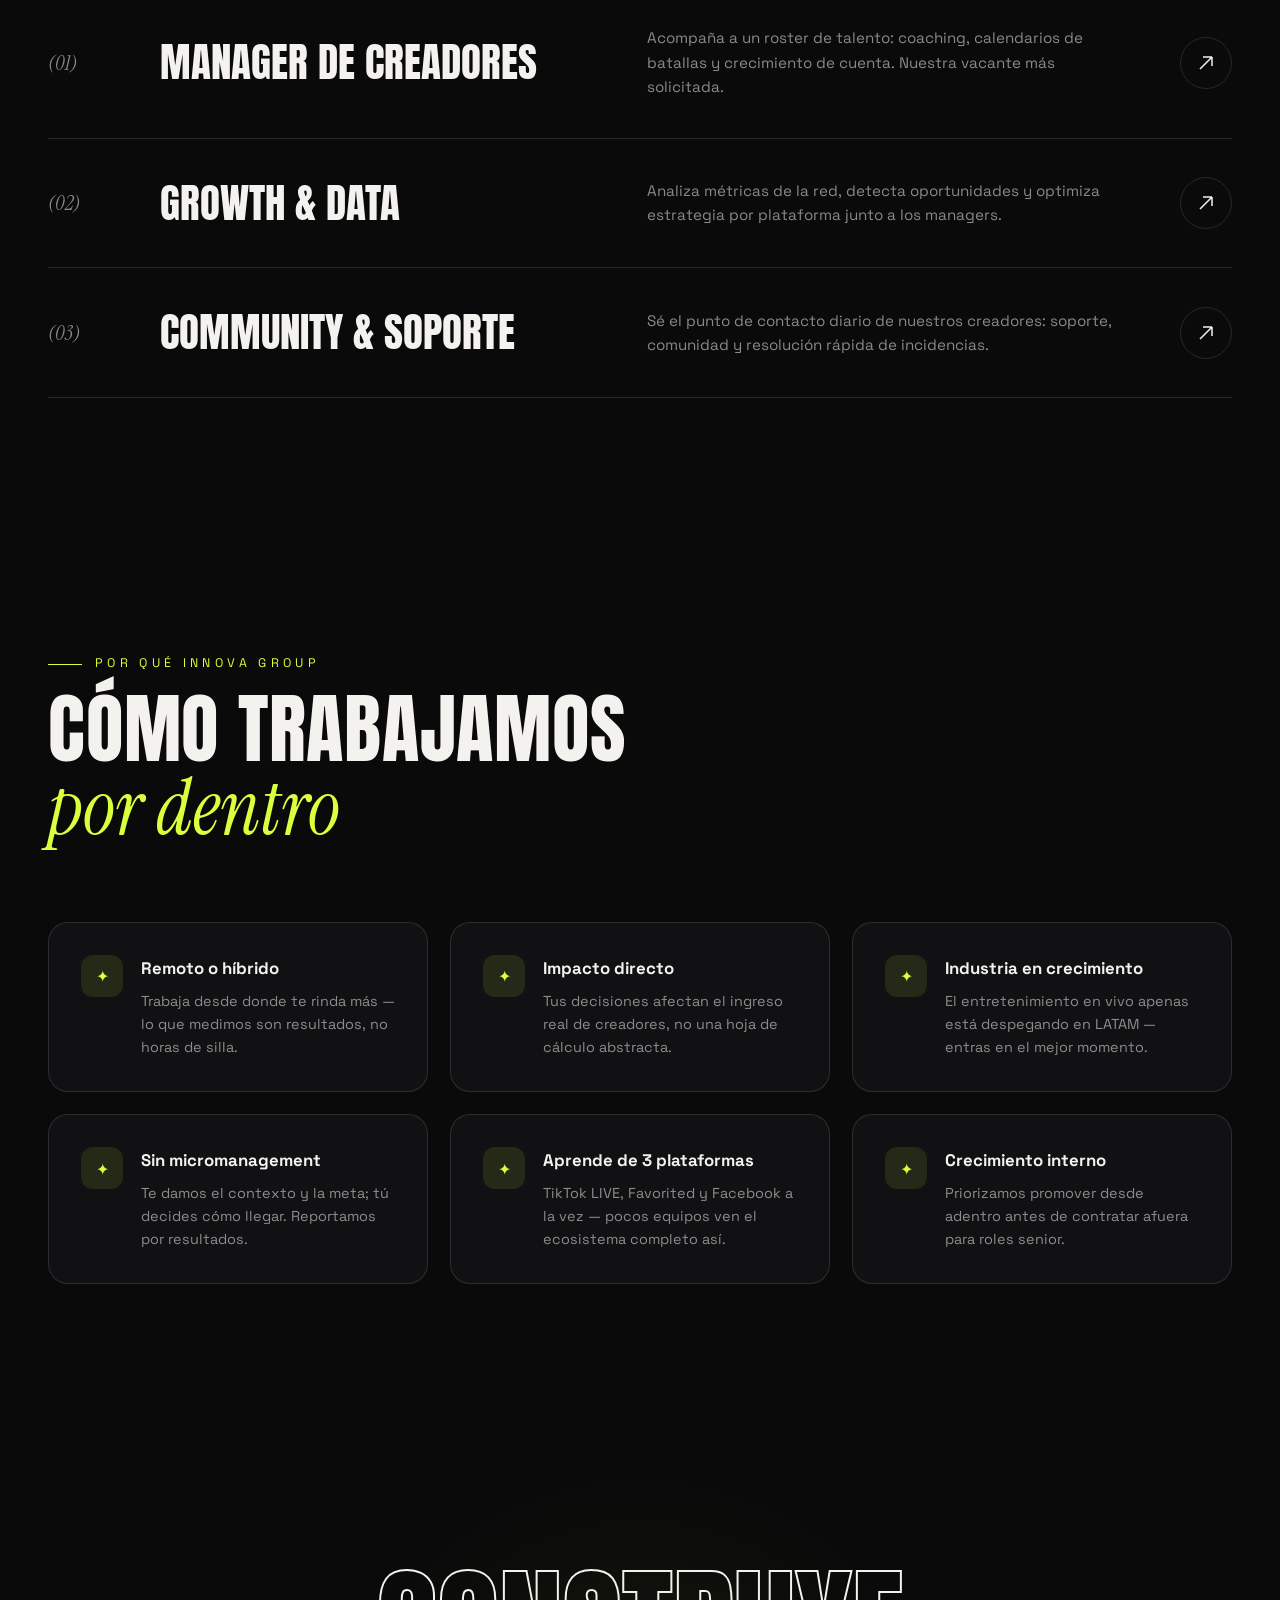
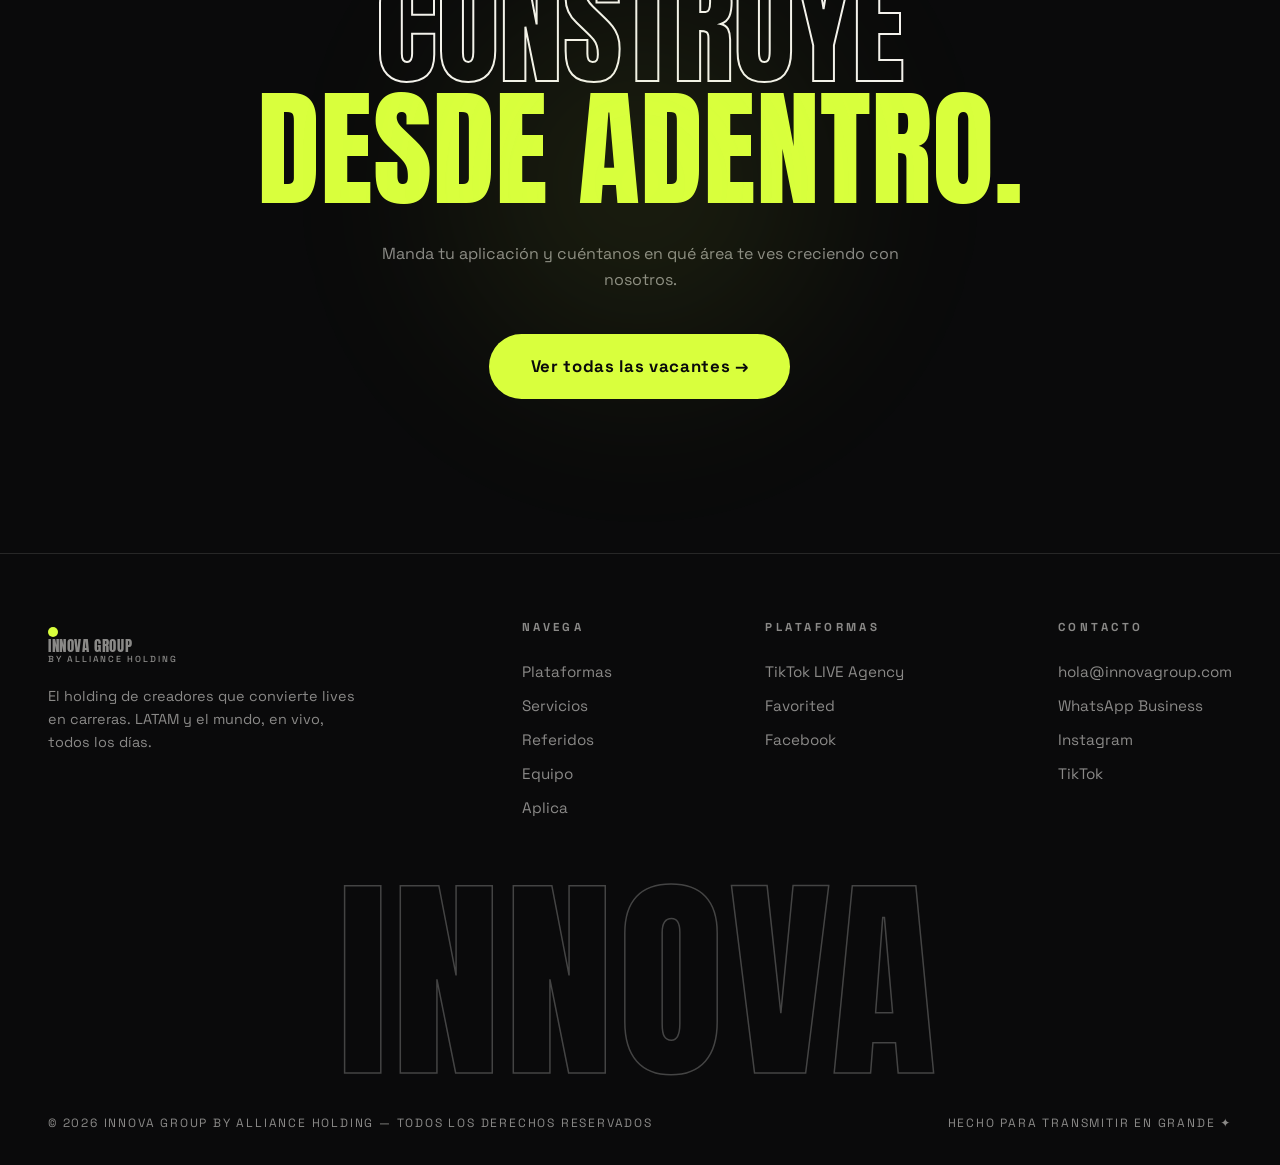
<file: equipo/index.html>
<!DOCTYPE html>
<html lang="es">
<head>
<meta charset="UTF-8">
<meta name="viewport" content="width=device-width, initial-scale=1.0">
<title>Trabaja con Nosotros — Innova Group by Alliance Holding</title>
<meta name="description" content="Innova Group contrata talento fuera de cámara: managers de creadores, growth y community. Conoce las vacantes y aplica.">
<link rel="preconnect" href="https://fonts.googleapis.com">
<link rel="preconnect" href="https://fonts.gstatic.com" crossorigin>
<link href="https://fonts.googleapis.com/css2?family=Anton&family=Space+Grotesk:wght@300;400;500;600;700&family=Instrument+Serif:ital@0;1&display=swap" rel="stylesheet">
<link rel="stylesheet" href="../assets/styles.css">
</head>
<body>

<div class="noise"></div>
<div class="cursor-dot"></div>
<div class="cursor-ring"></div>
<div class="progress"></div>

<div class="loader" id="loader" data-word="EQUIPO">
  <div class="loader__word" id="loaderWord"></div>
  <div class="loader__count">TRABAJA CON NOSOTROS · INNOVA GROUP</div>
  <div class="loader__count" id="loaderCount">0%</div>
</div>

<nav class="nav" id="nav">
  <a href="../index.html" class="nav__logo"><i></i><span class="logo-txt">INNOVA GROUP<small>by Alliance Holding</small></span></a>
  <div class="nav__links">
    <a href="../index.html#plataformas">Plataformas</a>
    <a href="../index.html#servicios">Servicios</a>
    <a href="../refer/index.html">Referidos</a>
    <a href="../index.html#faq">FAQ</a>
    <a href="../index.html?rol=Equipo%20Innova#aplica" class="btn nav__cta"><span>Aplica ahora</span></a>
  </div>
</nav>

<header class="platform-hero" id="top">
  <div class="orb orb--1" data-parallax="0.06" style="background:radial-gradient(circle,rgba(217,255,61,.35),transparent 65%)"></div>
  <div class="orb orb--2" data-parallax="0.1" style="background:radial-gradient(circle,rgba(37,244,238,.25),transparent 65%)"></div>

  <a href="../index.html" class="back-link reveal">
    <svg width="16" height="16" viewBox="0 0 16 16" fill="none"><path d="M13 8H3M3 8l4-4M3 8l4 4" stroke="currentColor" stroke-width="1.5"/></svg>
    Volver a Innova Group
  </a>

  <div class="cross-nav reveal" data-delay="1">
    <a href="../refer/index.html">Referidos</a>
    <a class="is-active" href="../equipo/index.html">Equipo</a>
    <a href="../manager/index.html">Manager de Creadores</a>
  </div>

  <h1>
    <span class="row"><span>Trabaja</span></span>
    <span class="row"><span><span class="serif">con nosotros</span></span></span>
    <span class="row"><span>desde adentro.</span></span>
  </h1>
  <p class="platform-hero__sub">
    Innova Group también contrata talento fuera de cámara: managers de creadores, growth, data y
    soporte de comunidad. Si quieres construir el futuro del entretenimiento en vivo desde adentro, este es tu lugar.
  </p>
  <div class="platform-hero__cta">
    <a href="../index.html?rol=Equipo%20Innova#aplica" class="btn btn--big"><span>Ver todas las vacantes →</span></a>
    <a href="#vacantes" class="btn btn--ghost btn--big"><span>Ver roles abiertos</span></a>
  </div>

  <div class="facts">
    <div class="fact"><div class="fact__label">Modalidad</div><div class="fact__val">Remoto / híbrido</div></div>
    <div class="fact"><div class="fact__label">Roles abiertos</div><div class="fact__val">3 áreas activas</div></div>
    <div class="fact"><div class="fact__label">Cultura</div><div class="fact__val">Data-driven, sin micromanagement</div></div>
    <div class="fact"><div class="fact__label">Respuesta</div><div class="fact__val">Menos de 48h</div></div>
  </div>
</header>

<div class="platform-band" style="background:linear-gradient(90deg,rgba(217,255,61,.06),rgba(37,244,238,.06))">
  <div class="marquee" style="border:none;background:transparent;padding:0">
    <div class="marquee__track" data-marquee>
      <span>Manager de Creadores</span><span>Growth &amp; Data</span><span>Community &amp; Soporte</span><span>Remoto / híbrido</span>
      <span>Manager de Creadores</span><span>Growth &amp; Data</span><span>Community &amp; Soporte</span><span>Remoto / híbrido</span>
    </div>
  </div>
</div>

<!-- ============ VACANTES ============ -->
<section id="vacantes">
  <div class="wrap">
    <div class="sec-head reveal">
      <div>
        <div class="kicker">Roles abiertos</div>
        <h2 class="title">Nuestras<br><em>vacantes activas</em></h2>
      </div>
      <p>Tres áreas donde estamos creciendo ahora mismo. Toca una vacante para ver el detalle o aplica directo.</p>
    </div>

    <div class="services">
      <div class="srow reveal">
        <span class="srow__idx">(01)</span>
        <h3 class="srow__name">Manager de Creadores</h3>
        <p class="srow__desc">Acompaña a un roster de talento: coaching, calendarios de batallas y crecimiento de cuenta. Nuestra vacante más solicitada.</p>
        <a href="../manager/index.html" class="srow__arrow" aria-label="Ver detalle de Manager de Creadores"><svg width="18" height="18" viewBox="0 0 18 18" fill="none"><path d="M3 15L15 3M15 3H6M15 3v9" stroke="#f4f2ee" stroke-width="1.5"/></svg></a>
      </div>
      <div class="srow reveal">
        <span class="srow__idx">(02)</span>
        <h3 class="srow__name">Growth &amp; Data</h3>
        <p class="srow__desc">Analiza métricas de la red, detecta oportunidades y optimiza estrategia por plataforma junto a los managers.</p>
        <a href="../index.html?rol=Growth%20%26%20Data#aplica" class="srow__arrow" aria-label="Aplicar a Growth & Data"><svg width="18" height="18" viewBox="0 0 18 18" fill="none"><path d="M3 15L15 3M15 3H6M15 3v9" stroke="#f4f2ee" stroke-width="1.5"/></svg></a>
      </div>
      <div class="srow reveal">
        <span class="srow__idx">(03)</span>
        <h3 class="srow__name">Community &amp; Soporte</h3>
        <p class="srow__desc">Sé el punto de contacto diario de nuestros creadores: soporte, comunidad y resolución rápida de incidencias.</p>
        <a href="../index.html?rol=Community%20%26%20Soporte#aplica" class="srow__arrow" aria-label="Aplicar a Community & Soporte"><svg width="18" height="18" viewBox="0 0 18 18" fill="none"><path d="M3 15L15 3M15 3H6M15 3v9" stroke="#f4f2ee" stroke-width="1.5"/></svg></a>
      </div>
    </div>
  </div>
</section>

<!-- ============ POR QUÉ INNOVA ============ -->
<section>
  <div class="wrap">
    <div class="sec-head reveal">
      <div>
        <div class="kicker">Por qué Innova Group</div>
        <h2 class="title">Cómo trabajamos<br><em>por dentro</em></h2>
      </div>
    </div>
    <div class="benefits">
      <div class="benefit reveal"><span class="benefit__icon">✦</span><span><h4>Remoto o híbrido</h4><p>Trabaja desde donde te rinda más — lo que medimos son resultados, no horas de silla.</p></span></div>
      <div class="benefit reveal" data-delay="1"><span class="benefit__icon">✦</span><span><h4>Impacto directo</h4><p>Tus decisiones afectan el ingreso real de creadores, no una hoja de cálculo abstracta.</p></span></div>
      <div class="benefit reveal" data-delay="2"><span class="benefit__icon">✦</span><span><h4>Industria en crecimiento</h4><p>El entretenimiento en vivo apenas está despegando en LATAM — entras en el mejor momento.</p></span></div>
      <div class="benefit reveal"><span class="benefit__icon">✦</span><span><h4>Sin micromanagement</h4><p>Te damos el contexto y la meta; tú decides cómo llegar. Reportamos por resultados.</p></span></div>
      <div class="benefit reveal" data-delay="1"><span class="benefit__icon">✦</span><span><h4>Aprende de 3 plataformas</h4><p>TikTok LIVE, Favorited y Facebook a la vez — pocos equipos ven el ecosistema completo así.</p></span></div>
      <div class="benefit reveal" data-delay="2"><span class="benefit__icon">✦</span><span><h4>Crecimiento interno</h4><p>Priorizamos promover desde adentro antes de contratar afuera para roles senior.</p></span></div>
    </div>
  </div>
</section>

<section class="mega-cta">
  <div class="orb orb--cta"></div>
  <h2 class="reveal">
    <span class="hollow">Construye</span><br>
    <span class="acid">desde adentro.</span>
  </h2>
  <p class="reveal" data-delay="1">Manda tu aplicación y cuéntanos en qué área te ves creciendo con nosotros.</p>
  <a href="../index.html?rol=Equipo%20Innova#aplica" class="btn btn--big reveal" data-delay="2"><span>Ver todas las vacantes →</span></a>
</section>

<footer>
  <div class="foot-grid">
    <div class="foot-col" style="max-width:320px">
      <a href="../index.html" class="nav__logo" style="margin-bottom:1rem"><i></i><span class="logo-txt">INNOVA GROUP<small>by Alliance Holding</small></span></a>
      <p style="color:var(--ink-dim);font-size:.9rem;margin-top:1rem">El holding de creadores que convierte lives en carreras. LATAM y el mundo, en vivo, todos los días.</p>
    </div>
    <div class="foot-col">
      <h5>Navega</h5>
      <a href="../index.html#plataformas">Plataformas</a>
      <a href="../index.html#servicios">Servicios</a>
      <a href="../refer/index.html">Referidos</a>
      <a href="../equipo/index.html">Equipo</a>
      <a href="../index.html#aplica">Aplica</a>
    </div>
    <div class="foot-col">
      <h5>Plataformas</h5>
      <a href="../tiktok/index.html">TikTok LIVE Agency</a>
      <a href="../favorited/index.html">Favorited</a>
      <a href="../facebook/index.html">Facebook</a>
    </div>
    <div class="foot-col">
      <h5>Contacto</h5>
      <a href="mailto:hola@innovagroup.com">hola@innovagroup.com</a>
      <a href="#">WhatsApp Business</a>
      <a href="#">Instagram</a>
      <a href="#">TikTok</a>
    </div>
  </div>
  <div class="foot-word" title="Innova Group">INNOVA</div>
  <div class="foot-legal">
    <span>© 2026 Innova Group by Alliance Holding — Todos los derechos reservados</span>
    <span>Hecho para transmitir en grande ✦</span>
  </div>
</footer>

<script src="../assets/site.js"></script>
</body>
</html>
</file>
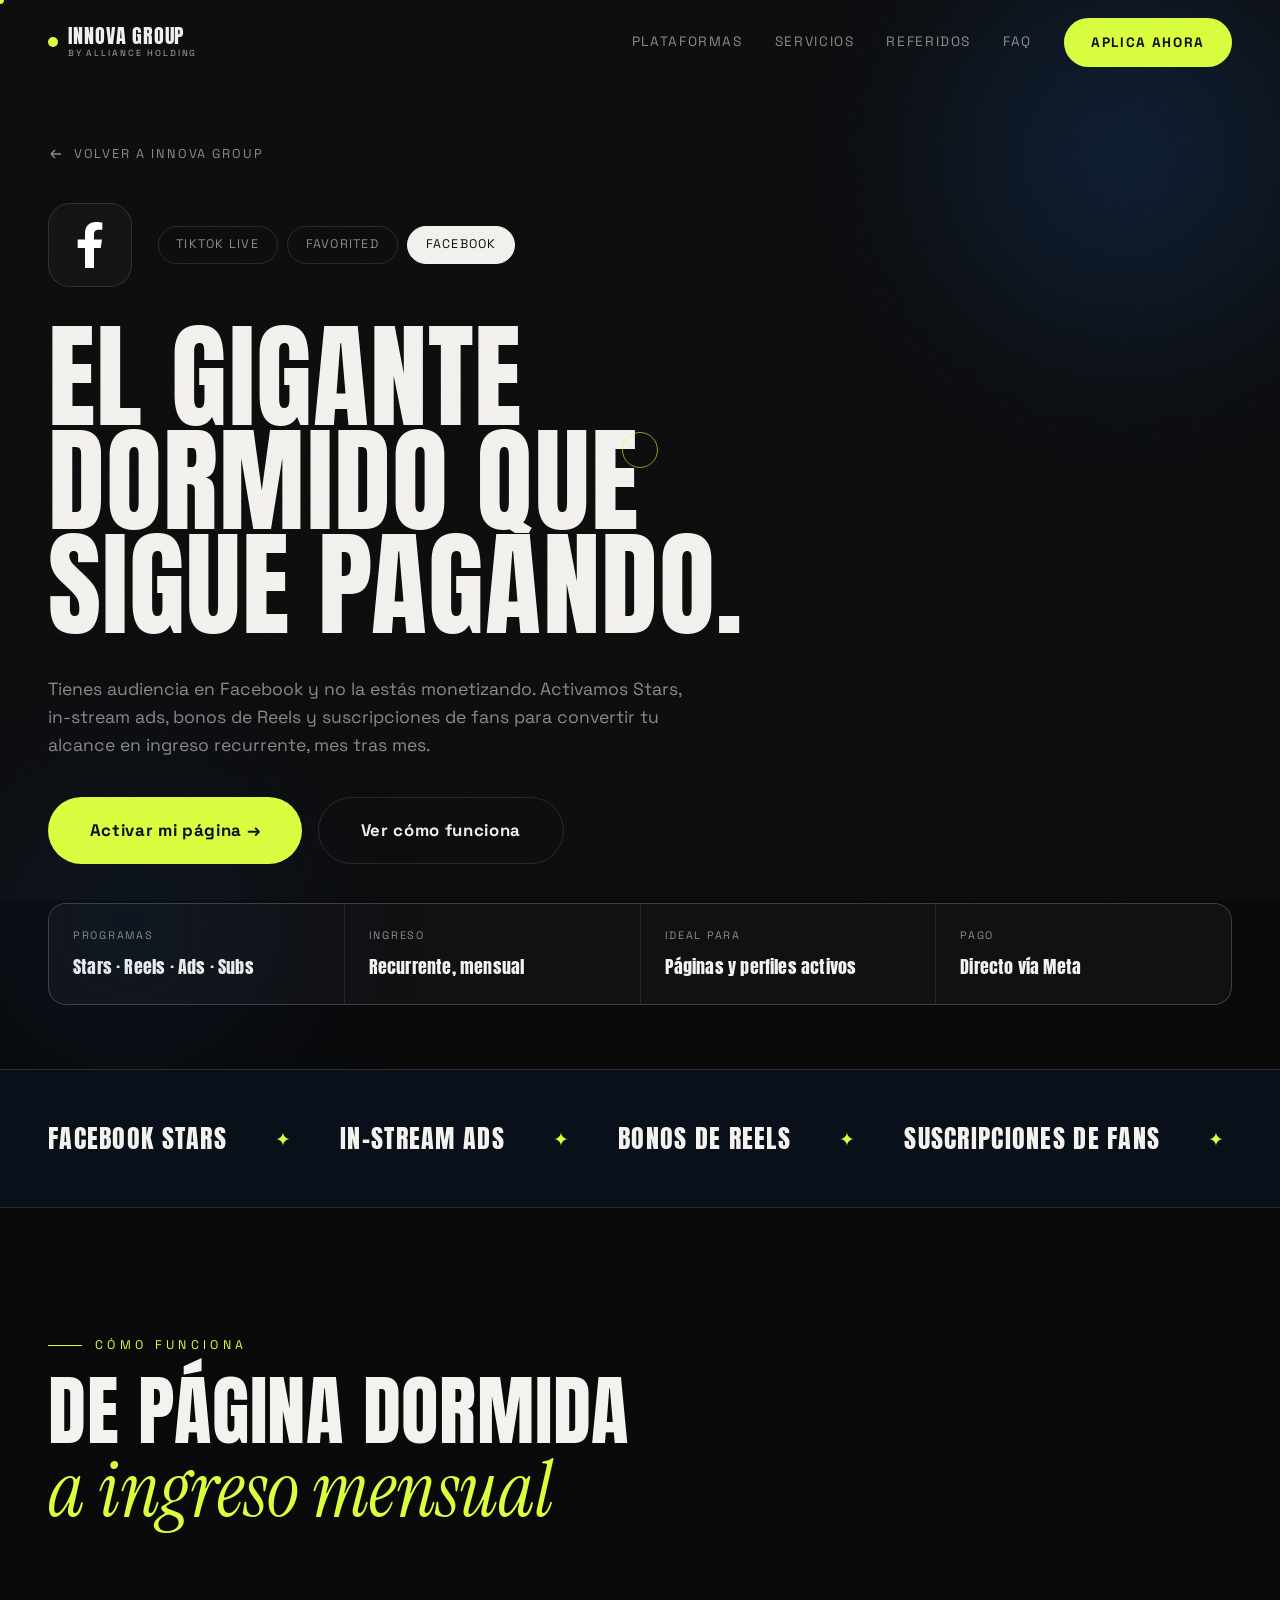
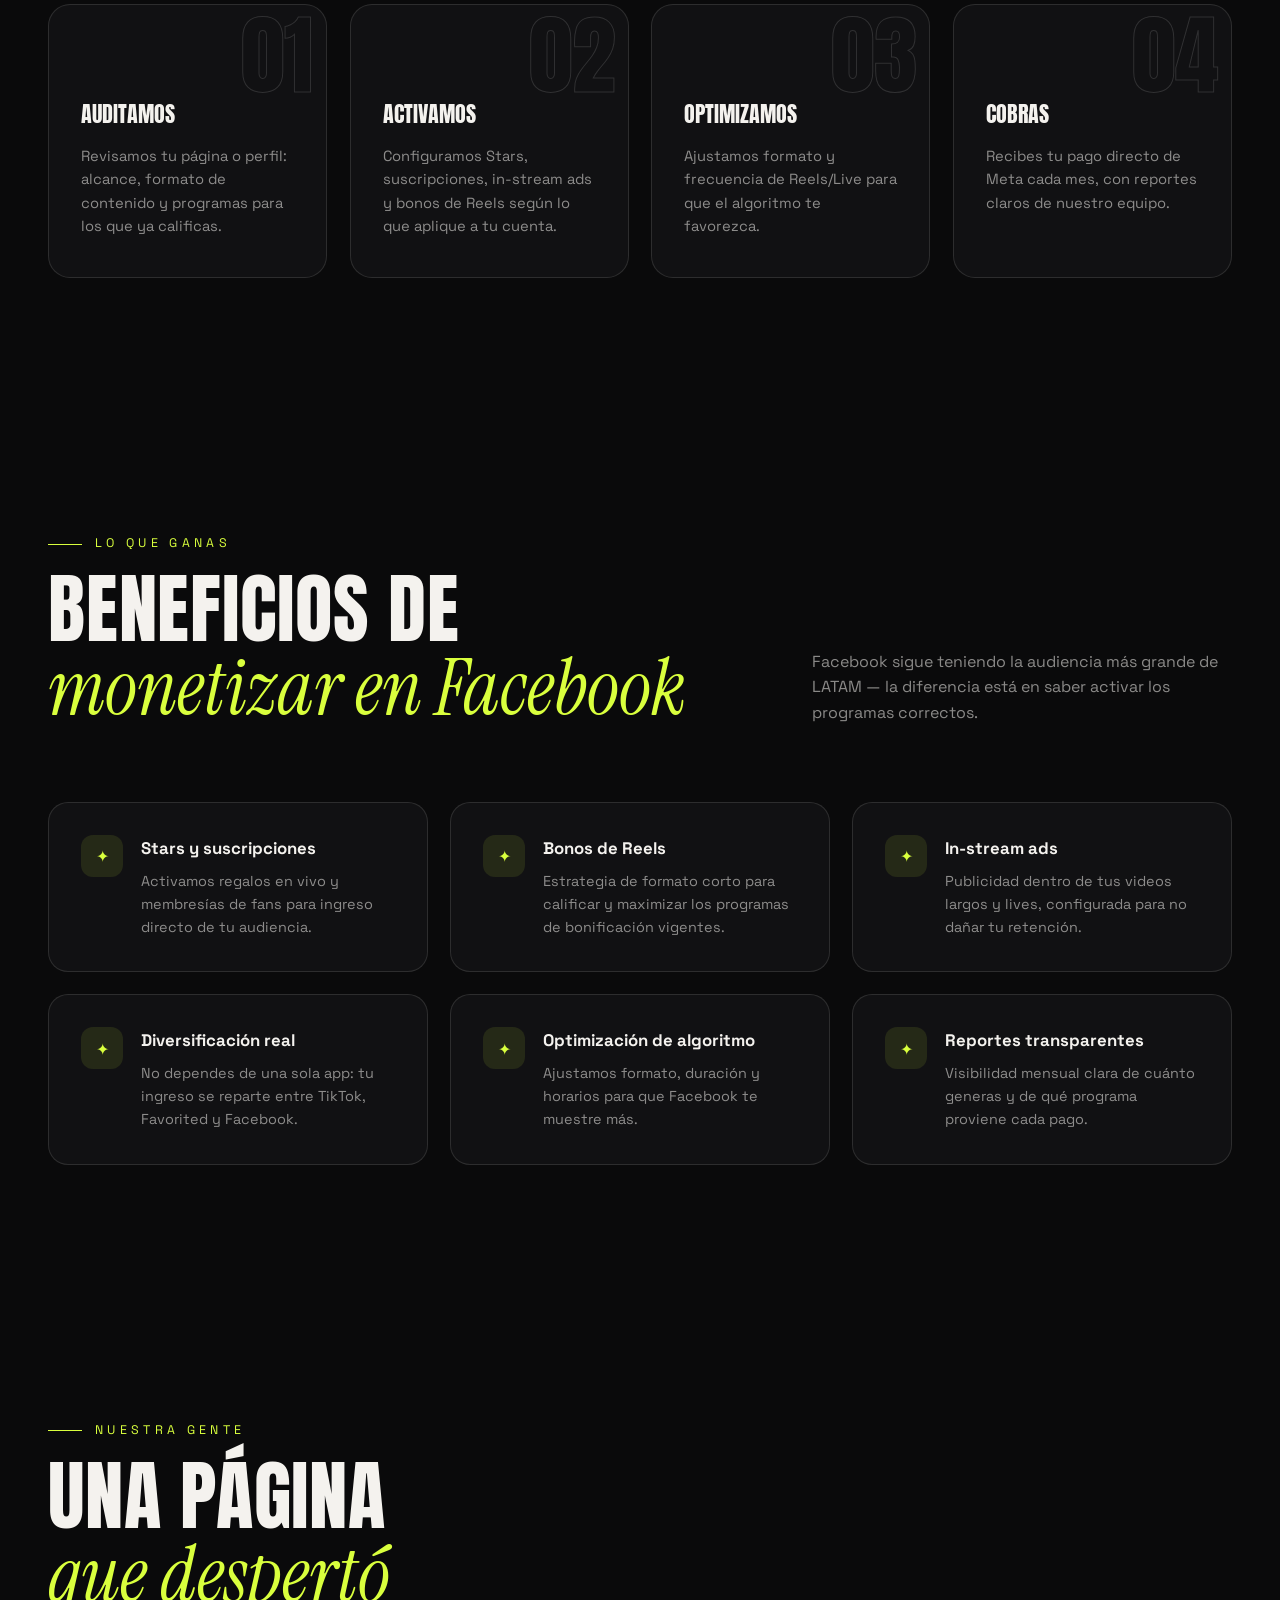
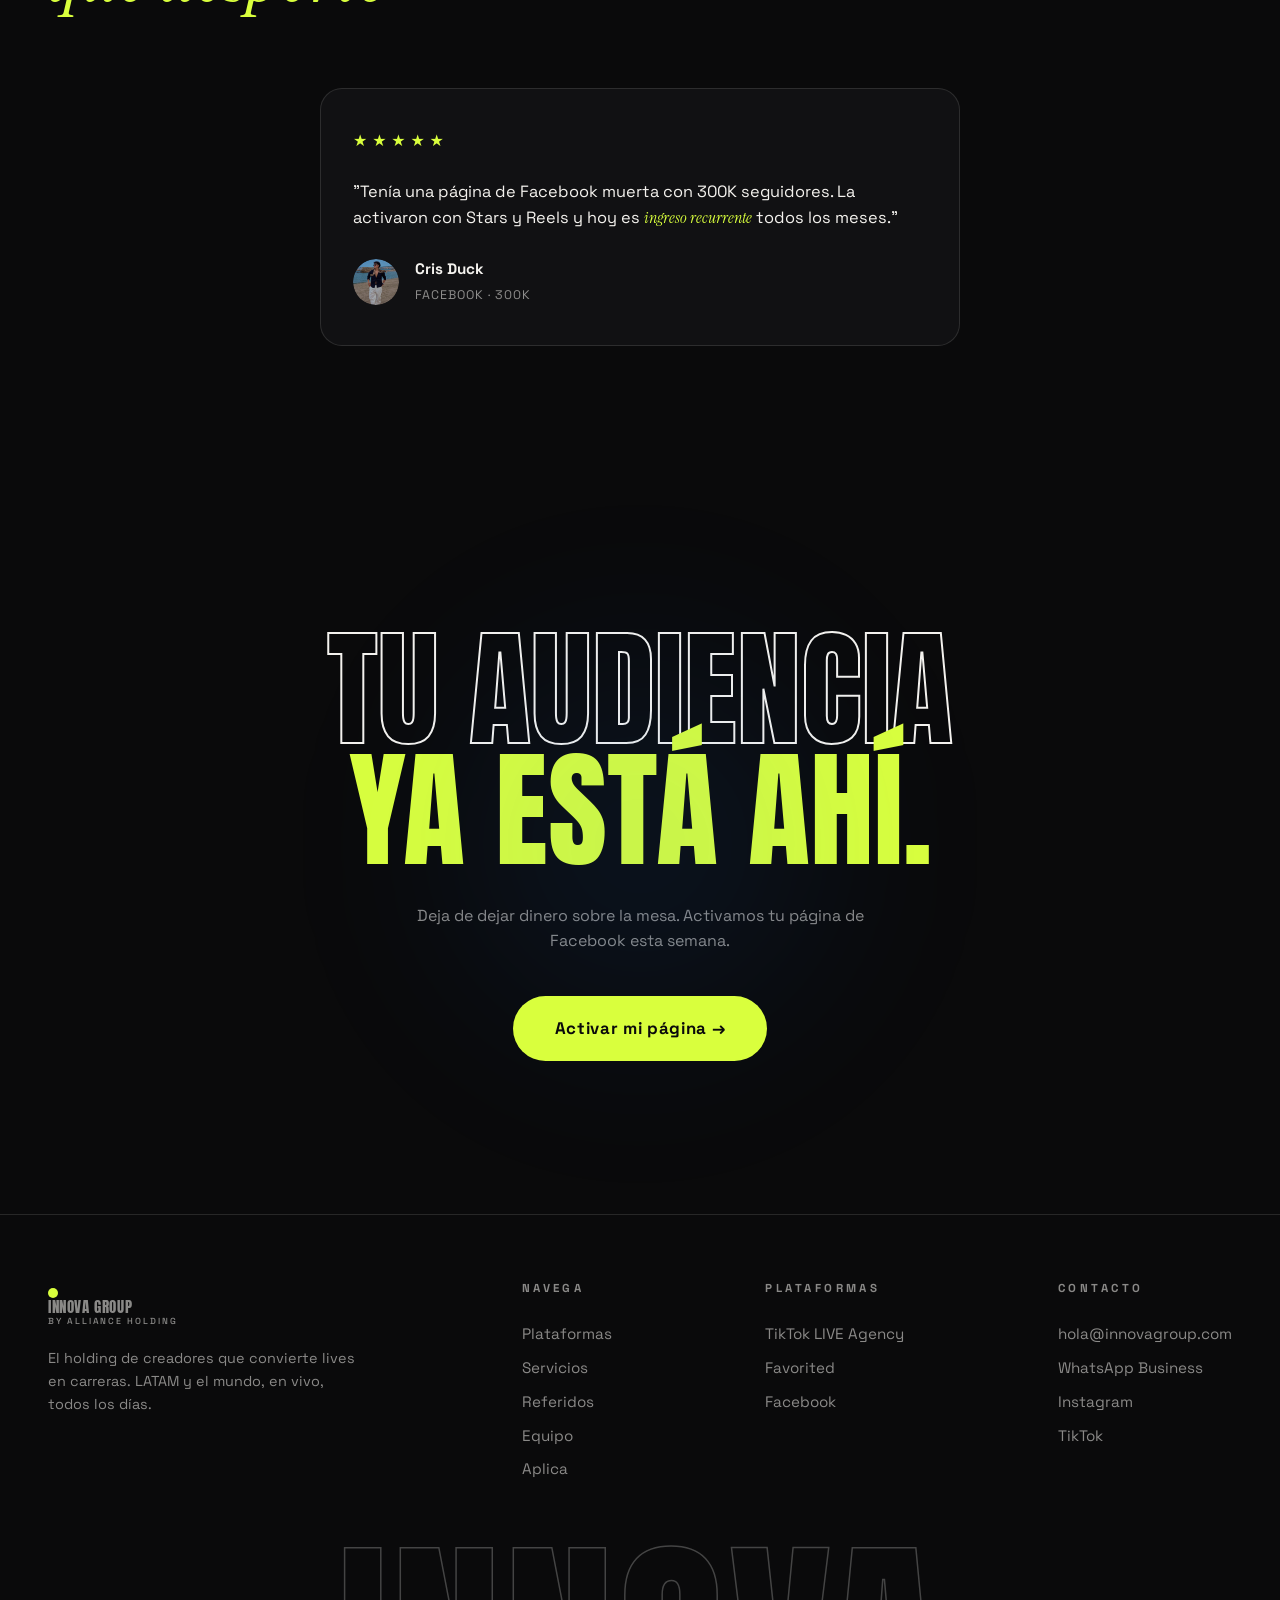
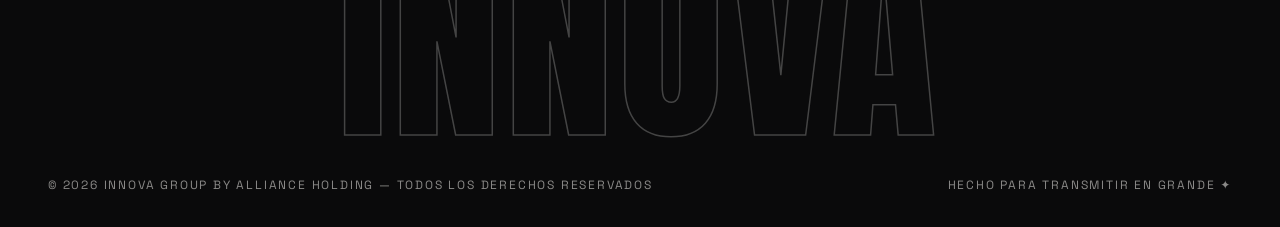
<file: facebook/index.html>
<!DOCTYPE html>
<html lang="es">
<head>
<meta charset="UTF-8">
<meta name="viewport" content="width=device-width, initial-scale=1.0">
<title>Facebook Monetización — Innova Group by Alliance Holding</title>
<meta name="description" content="Activamos Stars, in-stream ads, bonos de Reels y suscripciones en tu página de Facebook. Cómo funciona y beneficios con Innova Group.">
<link rel="preconnect" href="https://fonts.googleapis.com">
<link rel="preconnect" href="https://fonts.gstatic.com" crossorigin>
<link href="https://fonts.googleapis.com/css2?family=Anton&family=Space+Grotesk:wght@300;400;500;600;700&family=Instrument+Serif:ital@0;1&display=swap" rel="stylesheet">
<link rel="stylesheet" href="../assets/styles.css">
</head>
<body>

<div class="noise"></div>
<div class="cursor-dot"></div>
<div class="cursor-ring"></div>
<div class="progress"></div>

<div class="loader" id="loader" data-word="FACEBOOK">
  <div class="loader__word" id="loaderWord"></div>
  <div class="loader__count">MONETIZACIÓN · INNOVA GROUP</div>
  <div class="loader__count" id="loaderCount">0%</div>
</div>

<nav class="nav" id="nav">
  <a href="../index.html" class="nav__logo"><i></i><span class="logo-txt">INNOVA GROUP<small>by Alliance Holding</small></span></a>
  <div class="nav__links">
    <a href="../index.html#plataformas">Plataformas</a>
    <a href="../index.html#servicios">Servicios</a>
    <a href="../refer/index.html">Referidos</a>
    <a href="../index.html#faq">FAQ</a>
    <a href="../index.html?plataforma=Facebook#aplica" class="btn nav__cta"><span>Aplica ahora</span></a>
  </div>
</nav>

<header class="platform-hero" id="top">
  <div class="orb orb--1" data-parallax="0.06" style="background:radial-gradient(circle,rgba(24,119,242,.5),transparent 65%)"></div>
  <div class="orb orb--2" data-parallax="0.1" style="background:radial-gradient(circle,rgba(24,119,242,.25),transparent 65%)"></div>

  <a href="../index.html" class="back-link reveal">
    <svg width="16" height="16" viewBox="0 0 16 16" fill="none"><path d="M13 8H3M3 8l4-4M3 8l4 4" stroke="currentColor" stroke-width="1.5"/></svg>
    Volver a Innova Group
  </a>

  <div style="display:flex;align-items:center;gap:1.6rem">
    <div class="logo-mark icon-fb">
      <svg viewBox="0 0 320 512"><path fill="#fff" d="M279.14 288l14.22-92.66h-88.91v-60.13c0-25.35 12.42-50.06 52.24-50.06h40.42V6.26S260.43 0 225.36 0c-73.22 0-121.08 44.38-121.08 124.72v70.62H22.89V288h81.39v224h100.17V288z"/></svg>
    </div>
    <div class="cross-nav reveal" data-delay="1">
      <a href="../tiktok/index.html">TikTok LIVE</a>
      <a href="../favorited/index.html">Favorited</a>
      <a class="is-active" href="../facebook/index.html">Facebook</a>
    </div>
  </div>

  <h1>
    <span class="row"><span>El gigante</span></span>
    <span class="row"><span><span class="serif">dormido</span> que</span></span>
    <span class="row"><span>sigue pagando.</span></span>
  </h1>
  <p class="platform-hero__sub">
    Tienes audiencia en Facebook y no la estás monetizando. Activamos Stars, in-stream ads, bonos de Reels
    y suscripciones de fans para convertir tu alcance en ingreso recurrente, mes tras mes.
  </p>
  <div class="platform-hero__cta">
    <a href="../index.html?plataforma=Facebook#aplica" class="btn btn--big"><span>Activar mi página →</span></a>
    <a href="#como-funciona" class="btn btn--ghost btn--big"><span>Ver cómo funciona</span></a>
  </div>

  <div class="facts">
    <div class="fact"><div class="fact__label">Programas</div><div class="fact__val">Stars · Reels · Ads · Subs</div></div>
    <div class="fact"><div class="fact__label">Ingreso</div><div class="fact__val">Recurrente, mensual</div></div>
    <div class="fact"><div class="fact__label">Ideal para</div><div class="fact__val">Páginas y perfiles activos</div></div>
    <div class="fact"><div class="fact__label">Pago</div><div class="fact__val">Directo vía Meta</div></div>
  </div>
</header>

<div class="platform-band platform-band--fb">
  <div class="marquee" style="border:none;background:transparent;padding:0">
    <div class="marquee__track" data-marquee>
      <span>Facebook Stars</span><span>In-stream Ads</span><span>Bonos de Reels</span><span>Suscripciones de fans</span>
      <span>Facebook Stars</span><span>In-stream Ads</span><span>Bonos de Reels</span><span>Suscripciones de fans</span>
    </div>
  </div>
</div>

<section id="como-funciona">
  <div class="wrap">
    <div class="sec-head reveal">
      <div>
        <div class="kicker">Cómo funciona</div>
        <h2 class="title">De página dormida<br><em>a ingreso mensual</em></h2>
      </div>
    </div>
    <div class="process">
      <div class="step reveal"><h4>Auditamos</h4><p>Revisamos tu página o perfil: alcance, formato de contenido y programas para los que ya calificas.</p></div>
      <div class="step reveal" data-delay="1"><h4>Activamos</h4><p>Configuramos Stars, suscripciones, in-stream ads y bonos de Reels según lo que aplique a tu cuenta.</p></div>
      <div class="step reveal" data-delay="2"><h4>Optimizamos</h4><p>Ajustamos formato y frecuencia de Reels/Live para que el algoritmo te favorezca.</p></div>
      <div class="step reveal" data-delay="3"><h4>Cobras</h4><p>Recibes tu pago directo de Meta cada mes, con reportes claros de nuestro equipo.</p></div>
    </div>
  </div>
</section>

<section>
  <div class="wrap">
    <div class="sec-head reveal">
      <div>
        <div class="kicker">Lo que ganas</div>
        <h2 class="title">Beneficios de<br><em>monetizar en Facebook</em></h2>
      </div>
      <p>Facebook sigue teniendo la audiencia más grande de LATAM — la diferencia está en saber activar los programas correctos.</p>
    </div>
    <div class="benefits">
      <div class="benefit reveal"><span class="benefit__icon">✦</span><span><h4>Stars y suscripciones</h4><p>Activamos regalos en vivo y membresías de fans para ingreso directo de tu audiencia.</p></span></div>
      <div class="benefit reveal" data-delay="1"><span class="benefit__icon">✦</span><span><h4>Bonos de Reels</h4><p>Estrategia de formato corto para calificar y maximizar los programas de bonificación vigentes.</p></span></div>
      <div class="benefit reveal" data-delay="2"><span class="benefit__icon">✦</span><span><h4>In-stream ads</h4><p>Publicidad dentro de tus videos largos y lives, configurada para no dañar tu retención.</p></span></div>
      <div class="benefit reveal"><span class="benefit__icon">✦</span><span><h4>Diversificación real</h4><p>No dependes de una sola app: tu ingreso se reparte entre TikTok, Favorited y Facebook.</p></span></div>
      <div class="benefit reveal" data-delay="1"><span class="benefit__icon">✦</span><span><h4>Optimización de algoritmo</h4><p>Ajustamos formato, duración y horarios para que Facebook te muestre más.</p></span></div>
      <div class="benefit reveal" data-delay="2"><span class="benefit__icon">✦</span><span><h4>Reportes transparentes</h4><p>Visibilidad mensual clara de cuánto generas y de qué programa proviene cada pago.</p></span></div>
    </div>
  </div>
</section>

<section>
  <div class="wrap">
    <div class="sec-head reveal">
      <div>
        <div class="kicker">Nuestra gente</div>
        <h2 class="title">Una página<br><em>que despertó</em></h2>
      </div>
    </div>
    <div class="quotes quotes--single">
      <figure class="quote reveal">
        <span class="quote__stars">★★★★★</span>
        <p>"Tenía una página de Facebook muerta con 300K seguidores. La activaron con Stars y Reels y hoy es <em>ingreso recurrente</em> todos los meses."</p>
        <figcaption class="quote__who">
          <span class="quote__ava"><img src="../assets/testimonials/cris-duck.jpg" alt="Cris Duck" loading="lazy"></span>
          <span><b>Cris Duck</b><small>Facebook · 300K</small></span>
        </figcaption>
      </figure>
    </div>
  </div>
</section>

<section class="mega-cta">
  <div class="orb orb--cta" style="background:radial-gradient(circle,rgba(24,119,242,.35),transparent 60%)"></div>
  <h2 class="reveal">
    <span class="hollow">Tu audiencia</span><br>
    <span class="acid">ya está ahí.</span>
  </h2>
  <p class="reveal" data-delay="1">Deja de dejar dinero sobre la mesa. Activamos tu página de Facebook esta semana.</p>
  <a href="../index.html?plataforma=Facebook#aplica" class="btn btn--big reveal" data-delay="2"><span>Activar mi página →</span></a>
</section>

<footer>
  <div class="foot-grid">
    <div class="foot-col" style="max-width:320px">
      <a href="../index.html" class="nav__logo" style="margin-bottom:1rem"><i></i><span class="logo-txt">INNOVA GROUP<small>by Alliance Holding</small></span></a>
      <p style="color:var(--ink-dim);font-size:.9rem;margin-top:1rem">El holding de creadores que convierte lives en carreras. LATAM y el mundo, en vivo, todos los días.</p>
    </div>
    <div class="foot-col">
      <h5>Navega</h5>
      <a href="../index.html#plataformas">Plataformas</a>
      <a href="../index.html#servicios">Servicios</a>
      <a href="../refer/index.html">Referidos</a>
      <a href="../equipo/index.html">Equipo</a>
      <a href="../index.html#aplica">Aplica</a>
    </div>
    <div class="foot-col">
      <h5>Plataformas</h5>
      <a href="../tiktok/index.html">TikTok LIVE Agency</a>
      <a href="../favorited/index.html">Favorited</a>
      <a href="../facebook/index.html">Facebook</a>
    </div>
    <div class="foot-col">
      <h5>Contacto</h5>
      <a href="mailto:hola@innovagroup.com">hola@innovagroup.com</a>
      <a href="#">WhatsApp Business</a>
      <a href="#">Instagram</a>
      <a href="#">TikTok</a>
    </div>
  </div>
  <div class="foot-word" title="Innova Group">INNOVA</div>
  <div class="foot-legal">
    <span>© 2026 Innova Group by Alliance Holding — Todos los derechos reservados</span>
    <span>Hecho para transmitir en grande ✦</span>
  </div>
</footer>

<script src="../assets/site.js"></script>
</body>
</html>
</file>
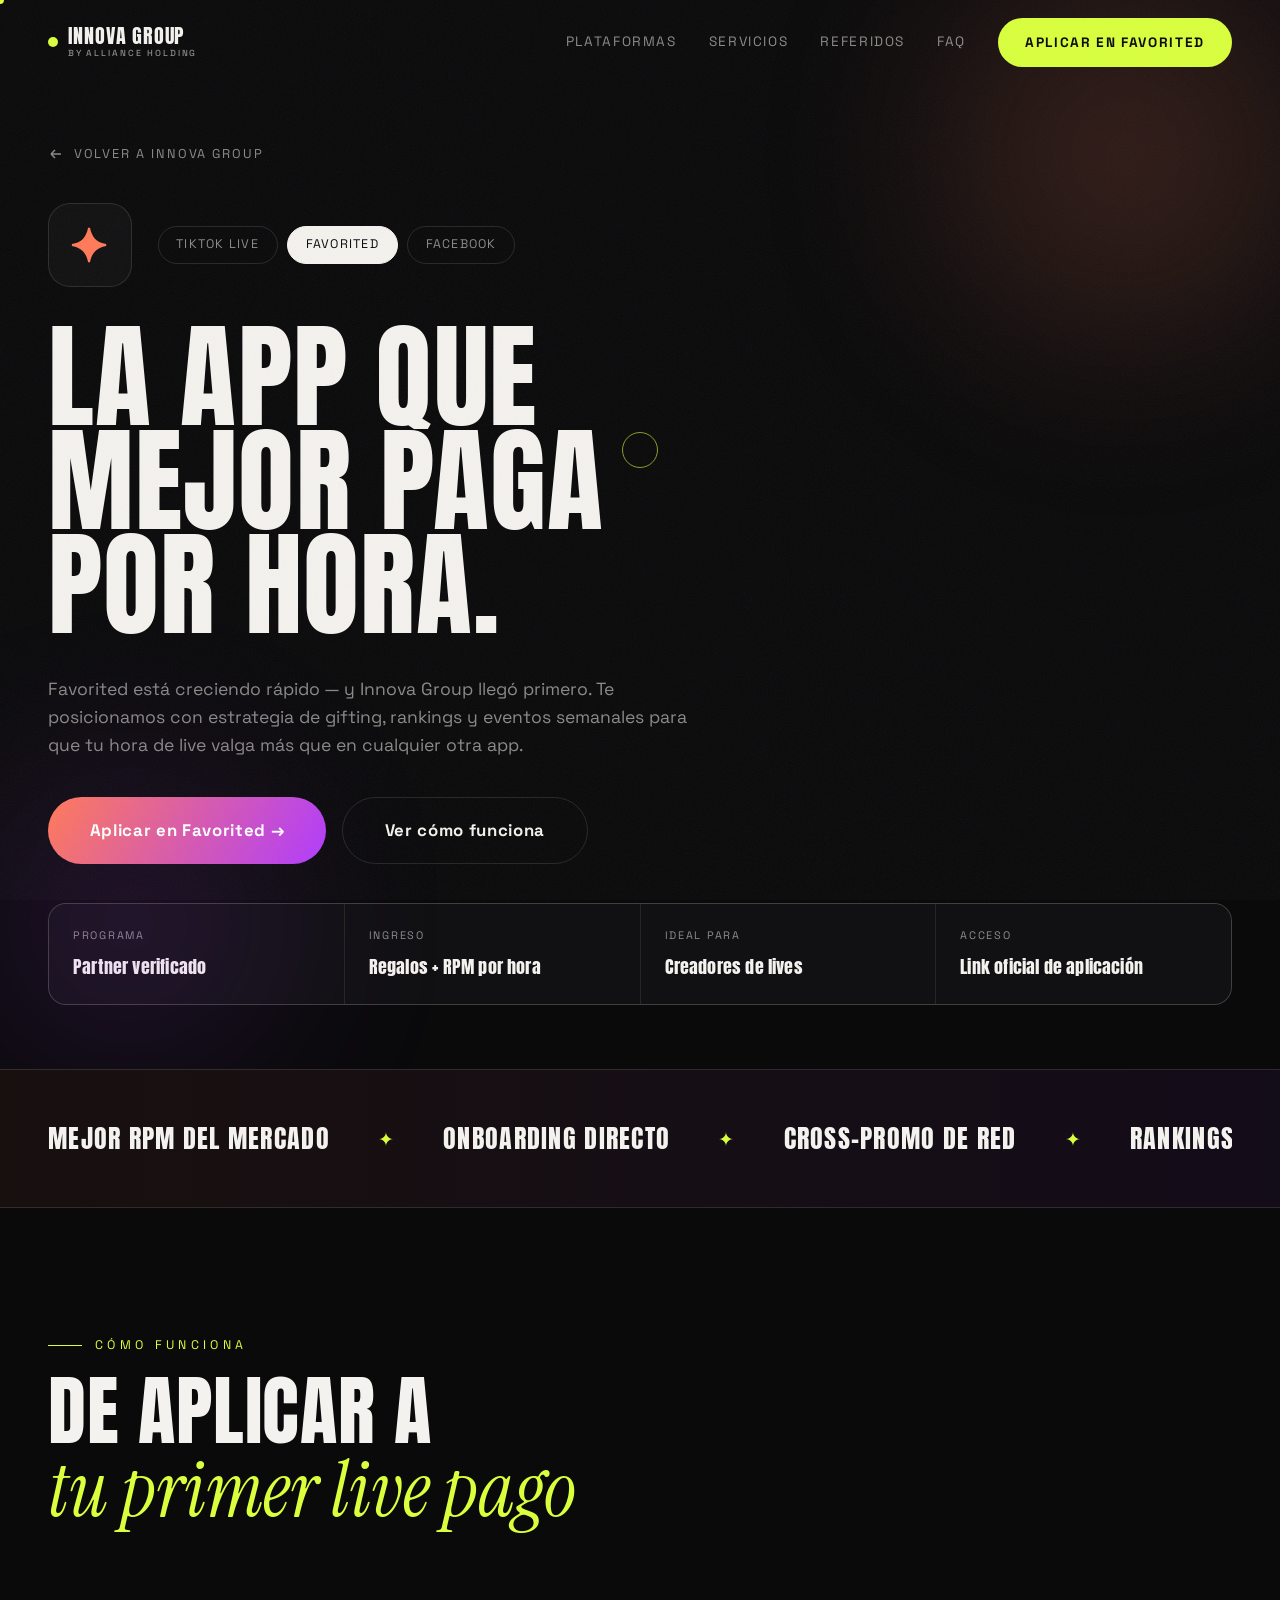
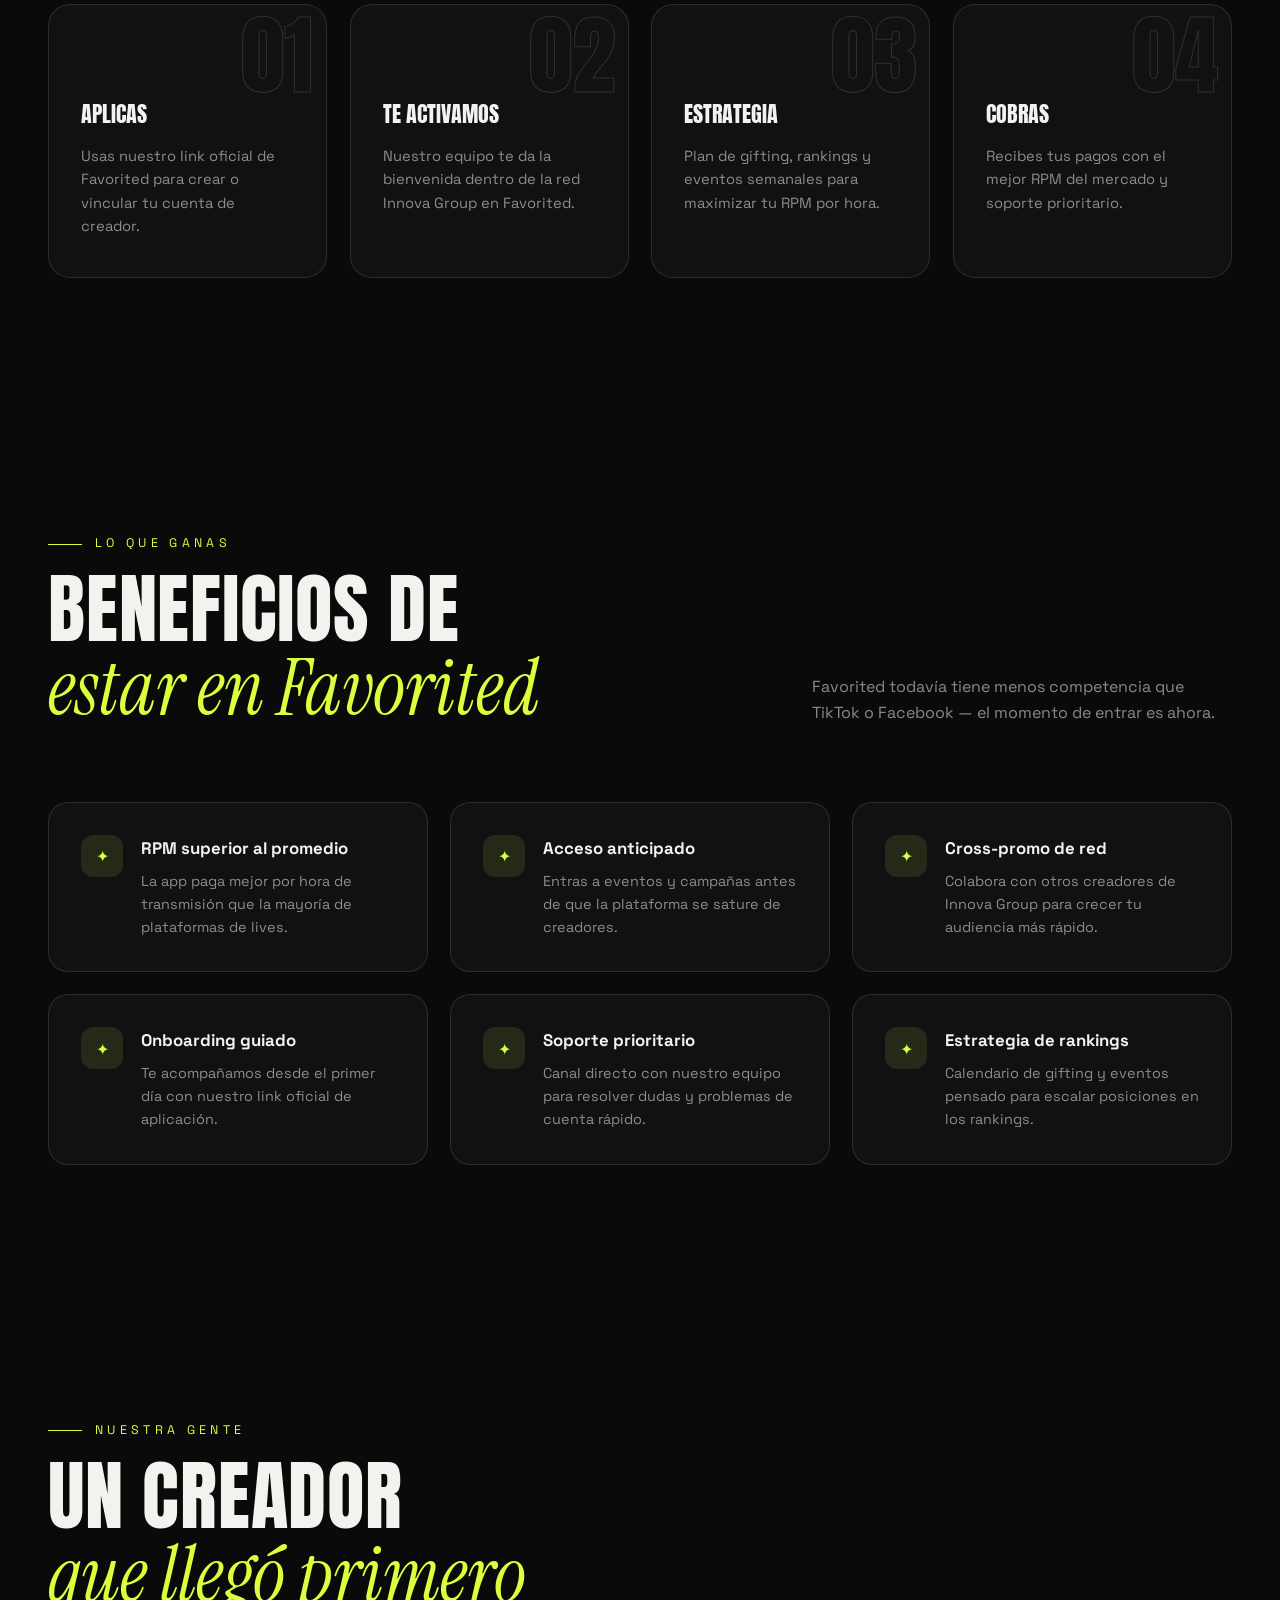
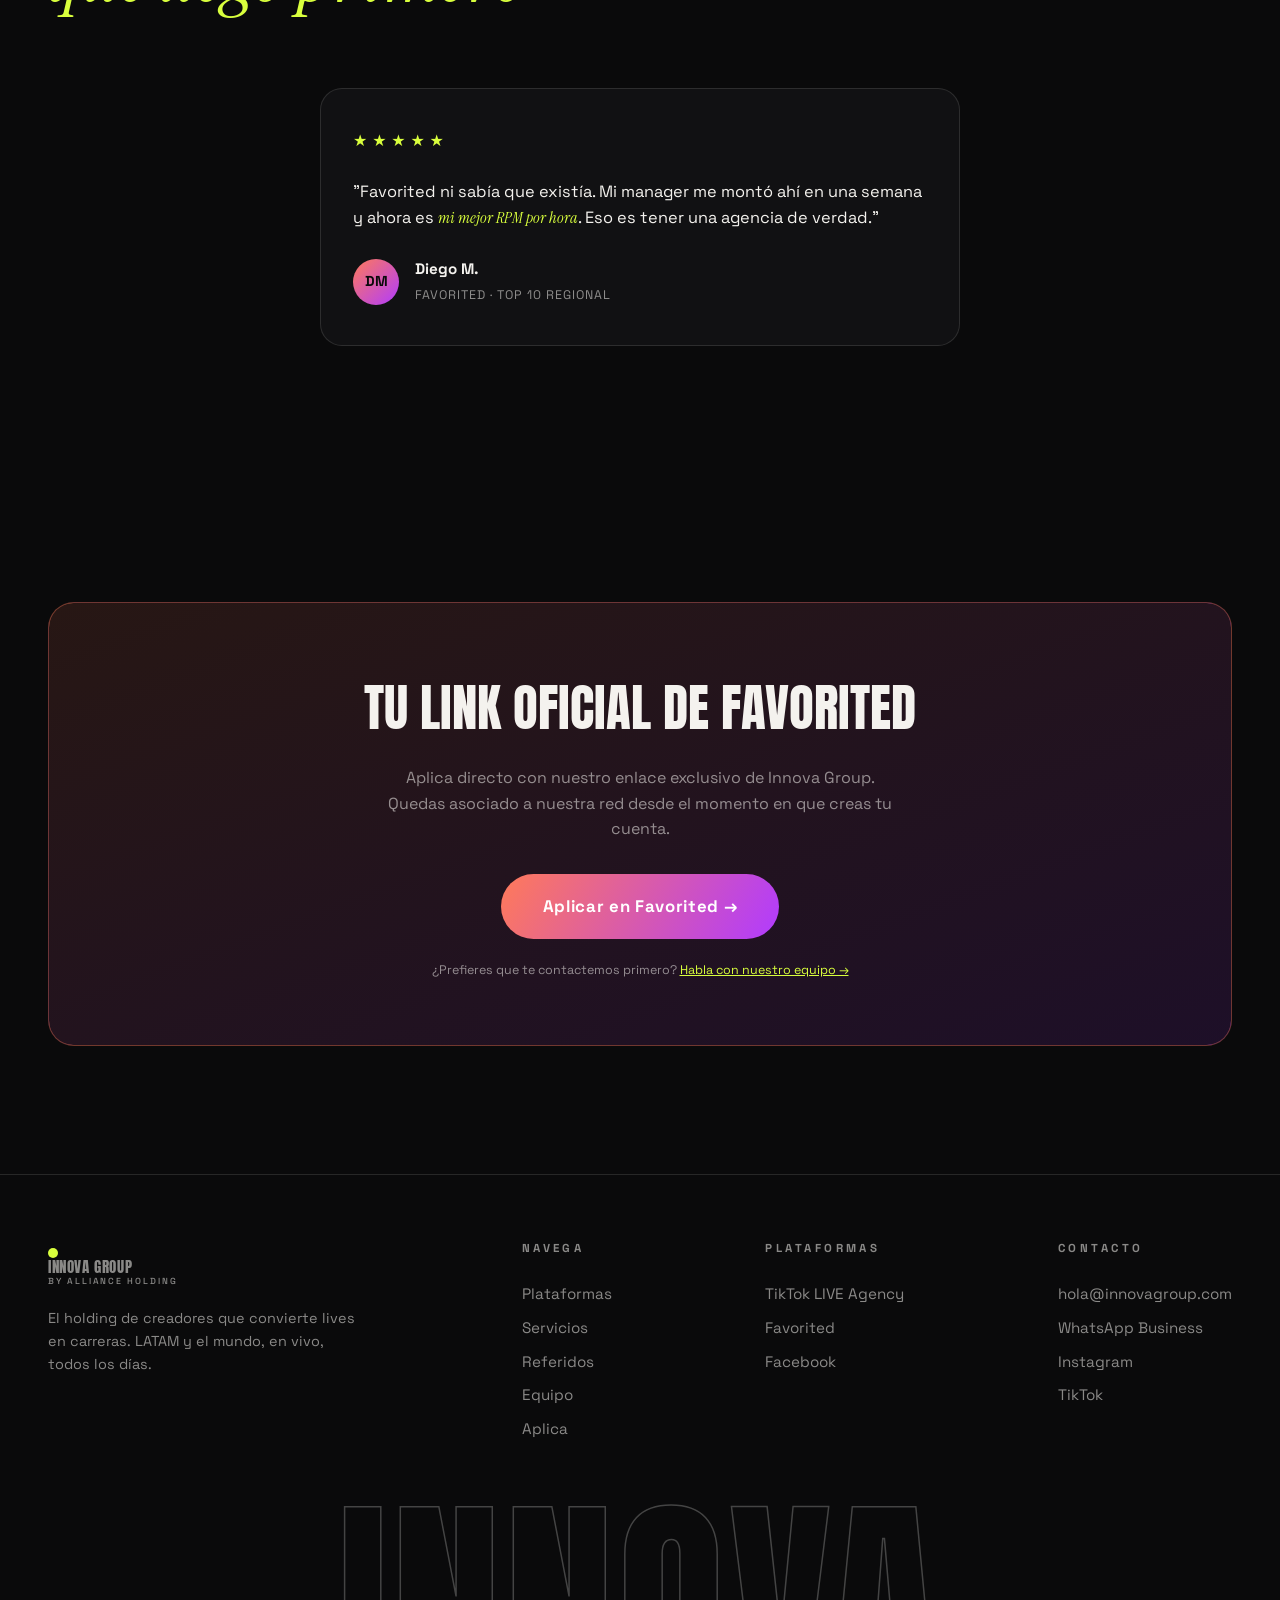
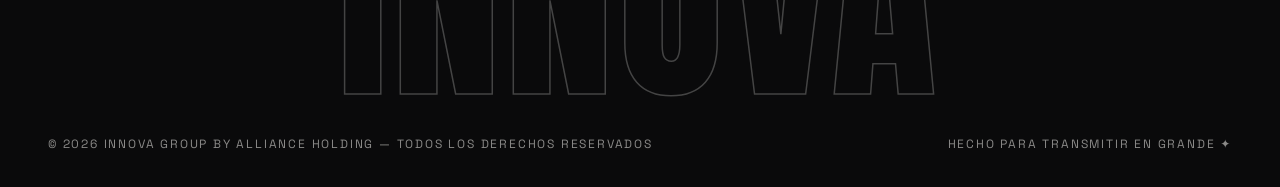
<file: favorited/index.html>
<!DOCTYPE html>
<html lang="es">
<head>
<meta charset="UTF-8">
<meta name="viewport" content="width=device-width, initial-scale=1.0">
<title>Favorited Creators — Innova Group by Alliance Holding</title>
<meta name="description" content="Aplica a Favorited con Innova Group: la app de lives que mejor paga por hora. Cómo funciona, beneficios y link oficial de aplicación.">
<link rel="preconnect" href="https://fonts.googleapis.com">
<link rel="preconnect" href="https://fonts.gstatic.com" crossorigin>
<link href="https://fonts.googleapis.com/css2?family=Anton&family=Space+Grotesk:wght@300;400;500;600;700&family=Instrument+Serif:ital@0;1&display=swap" rel="stylesheet">
<link rel="stylesheet" href="../assets/styles.css">
</head>
<body>

<div class="noise"></div>
<div class="cursor-dot"></div>
<div class="cursor-ring"></div>
<div class="progress"></div>

<div class="loader" id="loader" data-word="FAVORITED">
  <div class="loader__word" id="loaderWord"></div>
  <div class="loader__count">CREATORS · INNOVA GROUP</div>
  <div class="loader__count" id="loaderCount">0%</div>
</div>

<nav class="nav" id="nav">
  <a href="../index.html" class="nav__logo"><i></i><span class="logo-txt">INNOVA GROUP<small>by Alliance Holding</small></span></a>
  <div class="nav__links">
    <a href="../index.html#plataformas">Plataformas</a>
    <a href="../index.html#servicios">Servicios</a>
    <a href="../refer/index.html">Referidos</a>
    <a href="../index.html#faq">FAQ</a>
    <a href="https://fav.gg/AGcea7f9f4-1168-42f9-9311-453024fa6b0b" target="_blank" rel="noopener noreferrer" class="btn nav__cta"><span>Aplicar en Favorited</span></a>
  </div>
</nav>

<header class="platform-hero" id="top">
  <div class="orb orb--1" data-parallax="0.06" style="background:radial-gradient(circle,rgba(255,122,89,.5),transparent 65%)"></div>
  <div class="orb orb--2" data-parallax="0.1" style="background:radial-gradient(circle,rgba(177,59,255,.4),transparent 65%)"></div>

  <a href="../index.html" class="back-link reveal">
    <svg width="16" height="16" viewBox="0 0 16 16" fill="none"><path d="M13 8H3M3 8l4-4M3 8l4 4" stroke="currentColor" stroke-width="1.5"/></svg>
    Volver a Innova Group
  </a>

  <div style="display:flex;align-items:center;gap:1.6rem">
    <div class="logo-mark icon-fav">
      <svg viewBox="0 0 24 24" fill="none"><path d="M12 2.2c.55 2.75 1.5 4.85 2.95 6.3 1.45 1.45 3.55 2.4 6.3 2.95v1.1c-2.75.55-4.85 1.5-6.3 2.95-1.45 1.45-2.4 3.55-2.95 6.3h-1.1c-.55-2.75-1.5-4.85-2.95-6.3-1.45-1.45-3.55-2.4-6.3-2.95v-1.1c2.75-.55 4.85-1.5 6.3-2.95 1.45-1.45 2.4-3.55 2.95-6.3Z" fill="url(#favg2)"/><defs><linearGradient id="favg2" x1="2" y1="2" x2="22" y2="22"><stop stop-color="#ff7a59"/><stop offset="1" stop-color="#b13bff"/></linearGradient></defs></svg>
    </div>
    <div class="cross-nav reveal" data-delay="1">
      <a href="../tiktok/index.html">TikTok LIVE</a>
      <a class="is-active" href="../favorited/index.html">Favorited</a>
      <a href="../facebook/index.html">Facebook</a>
    </div>
  </div>

  <h1>
    <span class="row"><span>La app que</span></span>
    <span class="row"><span><span class="serif">mejor paga</span></span></span>
    <span class="row"><span>por hora.</span></span>
  </h1>
  <p class="platform-hero__sub">
    Favorited está creciendo rápido — y Innova Group llegó primero. Te posicionamos con estrategia de
    gifting, rankings y eventos semanales para que tu hora de live valga más que en cualquier otra app.
  </p>
  <div class="platform-hero__cta">
    <a href="https://fav.gg/AGcea7f9f4-1168-42f9-9311-453024fa6b0b" target="_blank" rel="noopener noreferrer" class="btn btn--big btn--fav"><span>Aplicar en Favorited →</span></a>
    <a href="#como-funciona" class="btn btn--ghost btn--big"><span>Ver cómo funciona</span></a>
  </div>

  <div class="facts">
    <div class="fact"><div class="fact__label">Programa</div><div class="fact__val">Partner verificado</div></div>
    <div class="fact"><div class="fact__label">Ingreso</div><div class="fact__val">Regalos + RPM por hora</div></div>
    <div class="fact"><div class="fact__label">Ideal para</div><div class="fact__val">Creadores de lives</div></div>
    <div class="fact"><div class="fact__label">Acceso</div><div class="fact__val">Link oficial de aplicación</div></div>
  </div>
</header>

<div class="platform-band platform-band--fav">
  <div class="marquee" style="border:none;background:transparent;padding:0">
    <div class="marquee__track" data-marquee>
      <span>Mejor RPM del mercado</span><span>Onboarding directo</span><span>Cross-promo de red</span><span>Rankings semanales</span>
      <span>Mejor RPM del mercado</span><span>Onboarding directo</span><span>Cross-promo de red</span><span>Rankings semanales</span>
    </div>
  </div>
</div>

<section id="como-funciona">
  <div class="wrap">
    <div class="sec-head reveal">
      <div>
        <div class="kicker">Cómo funciona</div>
        <h2 class="title">De aplicar a<br><em>tu primer live pago</em></h2>
      </div>
    </div>
    <div class="process">
      <div class="step reveal"><h4>Aplicas</h4><p>Usas nuestro link oficial de Favorited para crear o vincular tu cuenta de creador.</p></div>
      <div class="step reveal" data-delay="1"><h4>Te activamos</h4><p>Nuestro equipo te da la bienvenida dentro de la red Innova Group en Favorited.</p></div>
      <div class="step reveal" data-delay="2"><h4>Estrategia</h4><p>Plan de gifting, rankings y eventos semanales para maximizar tu RPM por hora.</p></div>
      <div class="step reveal" data-delay="3"><h4>Cobras</h4><p>Recibes tus pagos con el mejor RPM del mercado y soporte prioritario.</p></div>
    </div>
  </div>
</section>

<section>
  <div class="wrap">
    <div class="sec-head reveal">
      <div>
        <div class="kicker">Lo que ganas</div>
        <h2 class="title">Beneficios de<br><em>estar en Favorited</em></h2>
      </div>
      <p>Favorited todavía tiene menos competencia que TikTok o Facebook — el momento de entrar es ahora.</p>
    </div>
    <div class="benefits">
      <div class="benefit reveal"><span class="benefit__icon">✦</span><span><h4>RPM superior al promedio</h4><p>La app paga mejor por hora de transmisión que la mayoría de plataformas de lives.</p></span></div>
      <div class="benefit reveal" data-delay="1"><span class="benefit__icon">✦</span><span><h4>Acceso anticipado</h4><p>Entras a eventos y campañas antes de que la plataforma se sature de creadores.</p></span></div>
      <div class="benefit reveal" data-delay="2"><span class="benefit__icon">✦</span><span><h4>Cross-promo de red</h4><p>Colabora con otros creadores de Innova Group para crecer tu audiencia más rápido.</p></span></div>
      <div class="benefit reveal"><span class="benefit__icon">✦</span><span><h4>Onboarding guiado</h4><p>Te acompañamos desde el primer día con nuestro link oficial de aplicación.</p></span></div>
      <div class="benefit reveal" data-delay="1"><span class="benefit__icon">✦</span><span><h4>Soporte prioritario</h4><p>Canal directo con nuestro equipo para resolver dudas y problemas de cuenta rápido.</p></span></div>
      <div class="benefit reveal" data-delay="2"><span class="benefit__icon">✦</span><span><h4>Estrategia de rankings</h4><p>Calendario de gifting y eventos pensado para escalar posiciones en los rankings.</p></span></div>
    </div>
  </div>
</section>

<section>
  <div class="wrap">
    <div class="sec-head reveal">
      <div>
        <div class="kicker">Nuestra gente</div>
        <h2 class="title">Un creador<br><em>que llegó primero</em></h2>
      </div>
    </div>
    <div class="quotes quotes--single">
      <figure class="quote reveal">
        <span class="quote__stars">★★★★★</span>
        <p>"Favorited ni sabía que existía. Mi manager me montó ahí en una semana y ahora es <em>mi mejor RPM por hora</em>. Eso es tener una agencia de verdad."</p>
        <figcaption class="quote__who">
          <span class="quote__ava" style="background:linear-gradient(135deg,#ff7a59,#b13bff)">DM</span>
          <span><b>Diego M.</b><small>Favorited · Top 10 regional</small></span>
        </figcaption>
      </figure>
    </div>
  </div>
</section>

<!-- ============ CTA ESPECIAL — LINK OFICIAL ============ -->
<section>
  <div class="wrap">
    <div class="fav-cta reveal">
      <h3>Tu link oficial de Favorited</h3>
      <p>Aplica directo con nuestro enlace exclusivo de Innova Group. Quedas asociado a nuestra red desde el momento en que creas tu cuenta.</p>
      <a href="https://fav.gg/AGcea7f9f4-1168-42f9-9311-453024fa6b0b" target="_blank" rel="noopener noreferrer" class="btn btn--big btn--fav"><span>Aplicar en Favorited →</span></a>
      <div class="fav-cta__note">¿Prefieres que te contactemos primero? <a href="../index.html?plataforma=Favorited#aplica" style="color:var(--acid);text-decoration:underline">Habla con nuestro equipo →</a></div>
    </div>
  </div>
</section>

<footer>
  <div class="foot-grid">
    <div class="foot-col" style="max-width:320px">
      <a href="../index.html" class="nav__logo" style="margin-bottom:1rem"><i></i><span class="logo-txt">INNOVA GROUP<small>by Alliance Holding</small></span></a>
      <p style="color:var(--ink-dim);font-size:.9rem;margin-top:1rem">El holding de creadores que convierte lives en carreras. LATAM y el mundo, en vivo, todos los días.</p>
    </div>
    <div class="foot-col">
      <h5>Navega</h5>
      <a href="../index.html#plataformas">Plataformas</a>
      <a href="../index.html#servicios">Servicios</a>
      <a href="../refer/index.html">Referidos</a>
      <a href="../equipo/index.html">Equipo</a>
      <a href="../index.html#aplica">Aplica</a>
    </div>
    <div class="foot-col">
      <h5>Plataformas</h5>
      <a href="../tiktok/index.html">TikTok LIVE Agency</a>
      <a href="../favorited/index.html">Favorited</a>
      <a href="../facebook/index.html">Facebook</a>
    </div>
    <div class="foot-col">
      <h5>Contacto</h5>
      <a href="mailto:hola@innovagroup.com">hola@innovagroup.com</a>
      <a href="#">WhatsApp Business</a>
      <a href="#">Instagram</a>
      <a href="#">TikTok</a>
    </div>
  </div>
  <div class="foot-word" title="Innova Group">INNOVA</div>
  <div class="foot-legal">
    <span>© 2026 Innova Group by Alliance Holding — Todos los derechos reservados</span>
    <span>Hecho para transmitir en grande ✦</span>
  </div>
</footer>

<script src="../assets/site.js"></script>
</body>
</html>
</file>
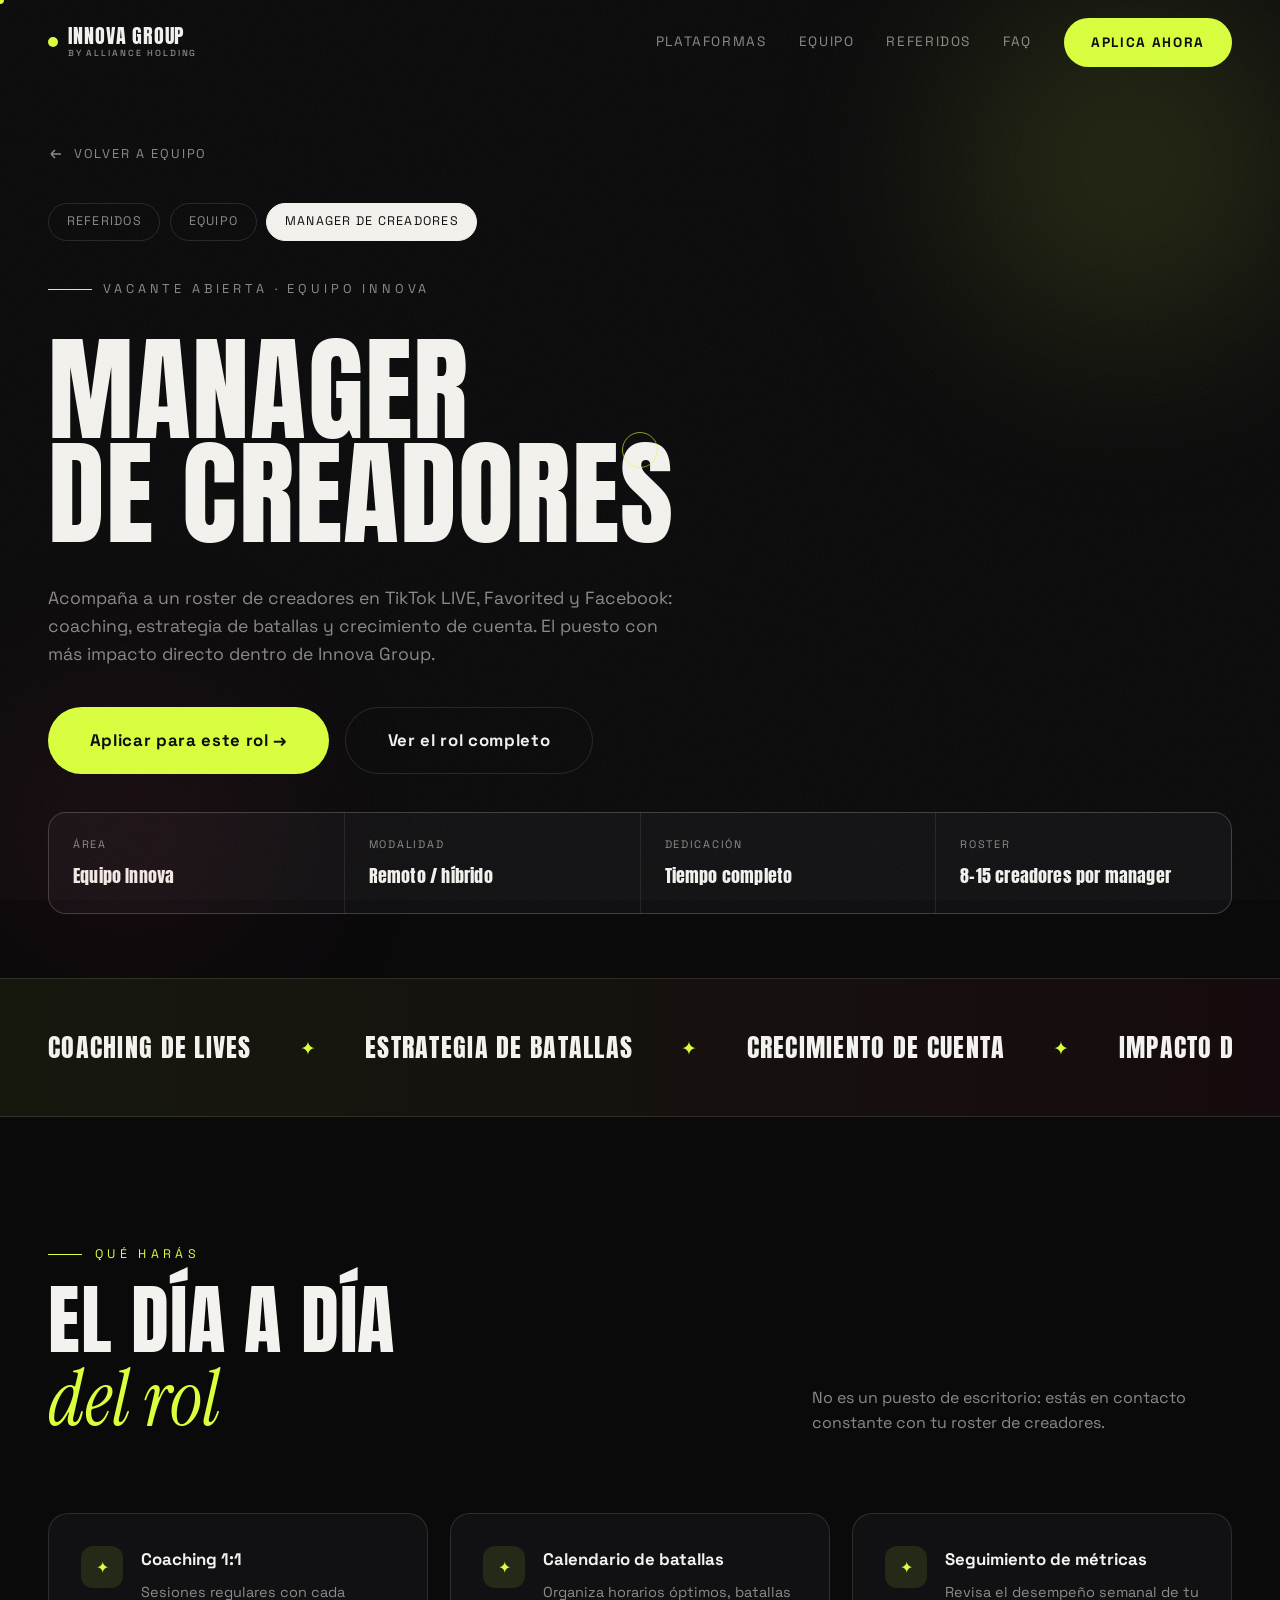
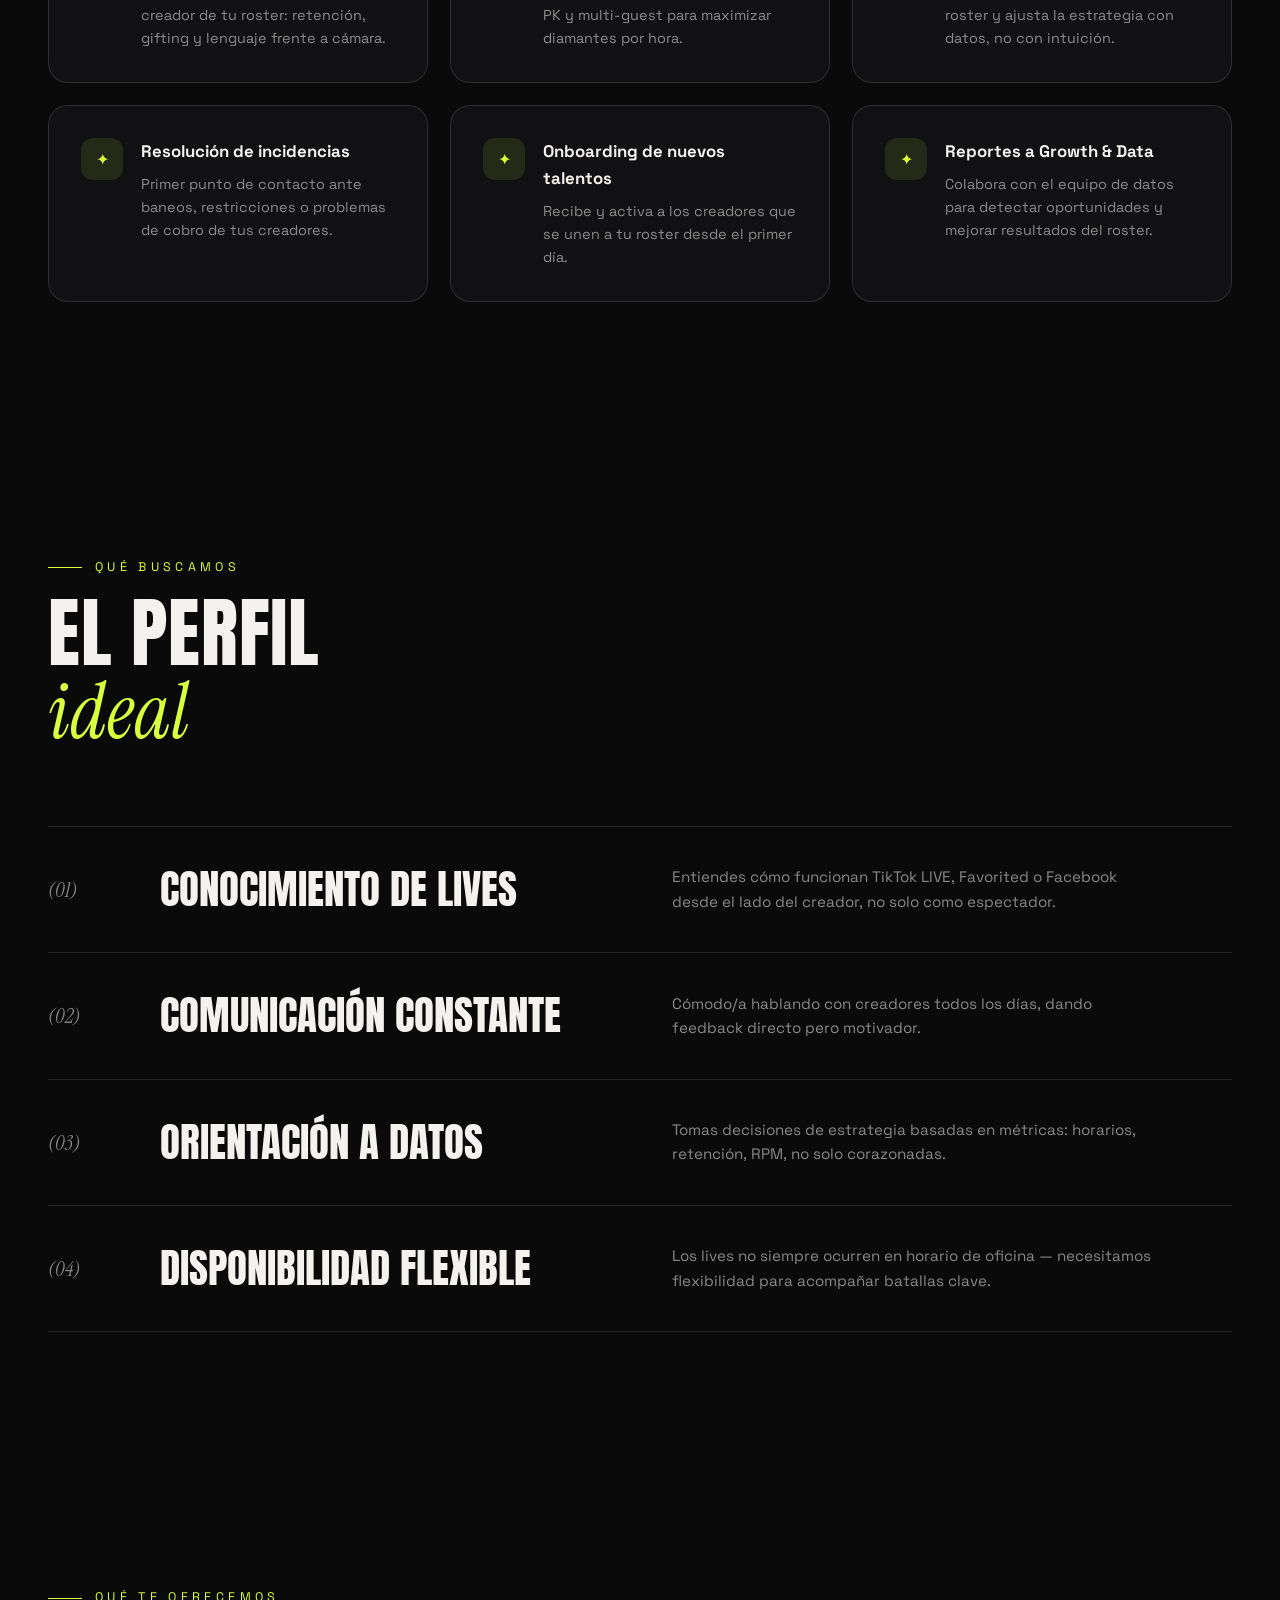
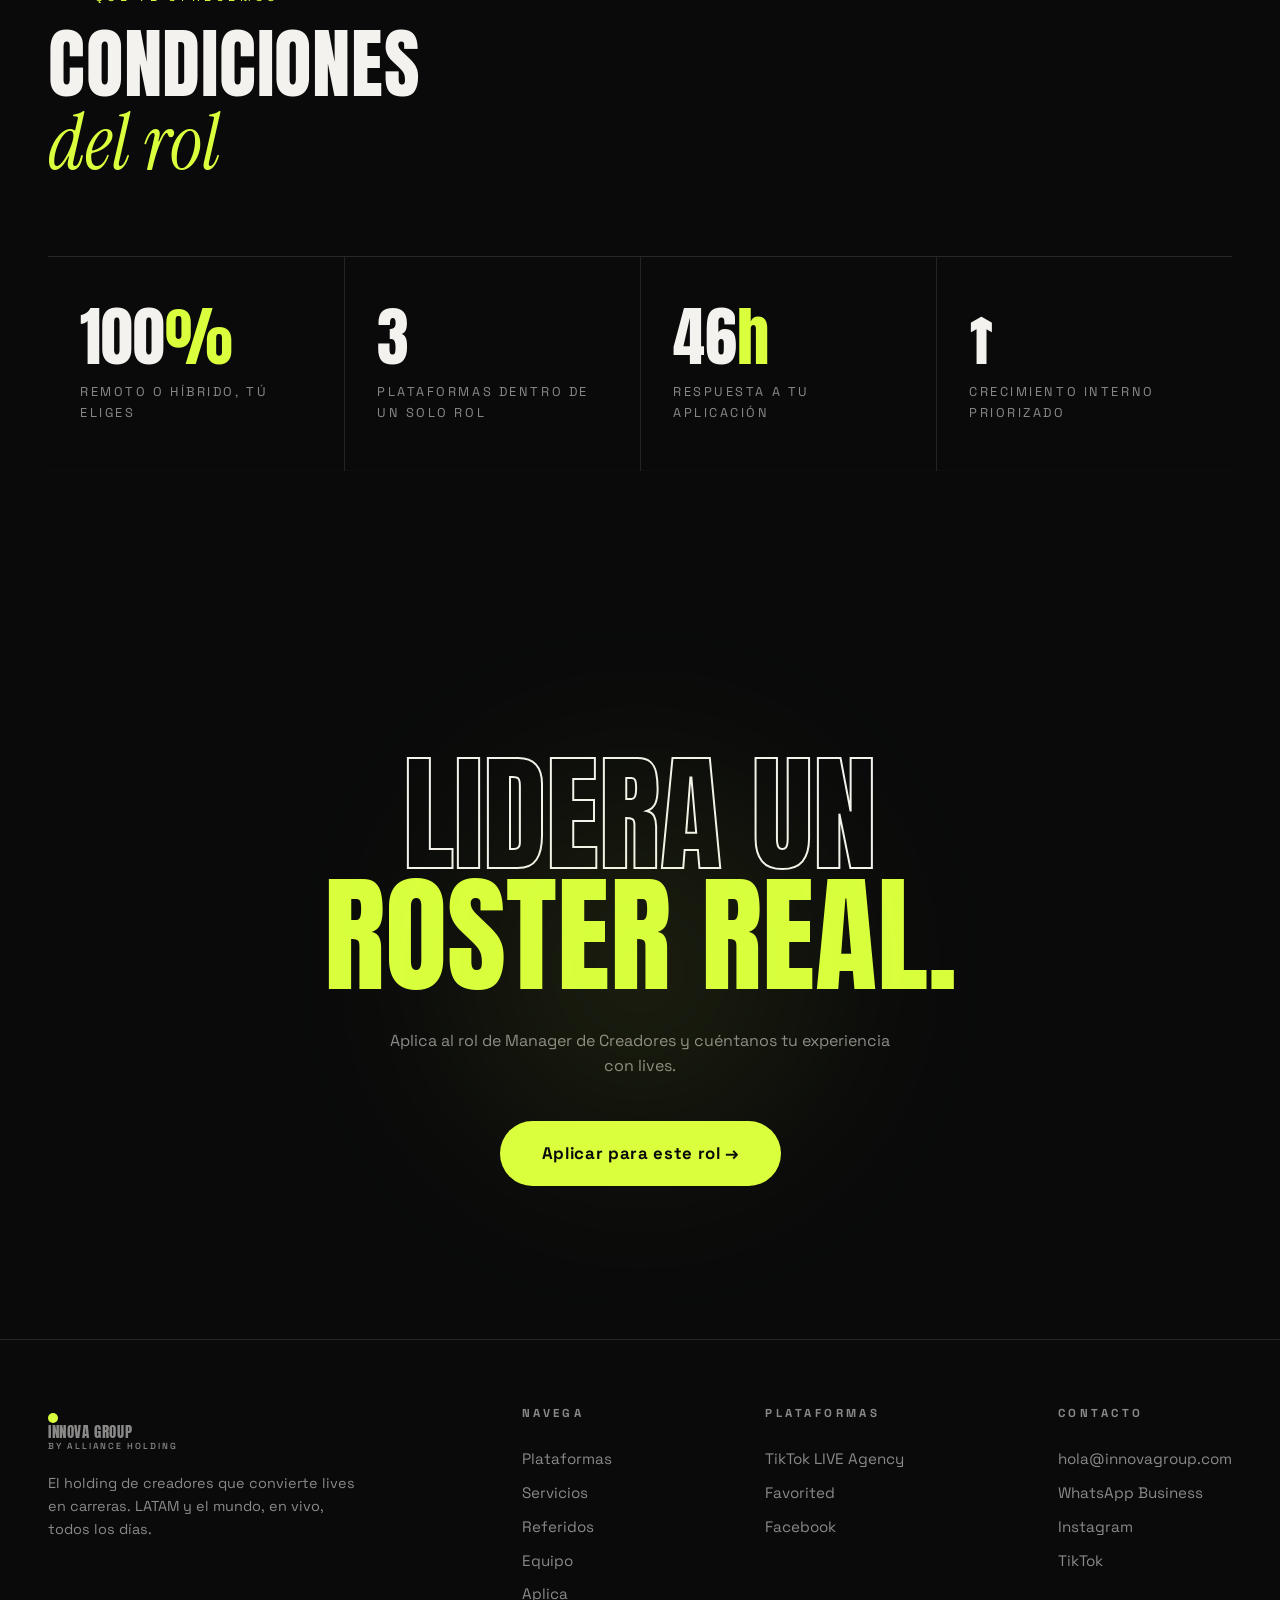
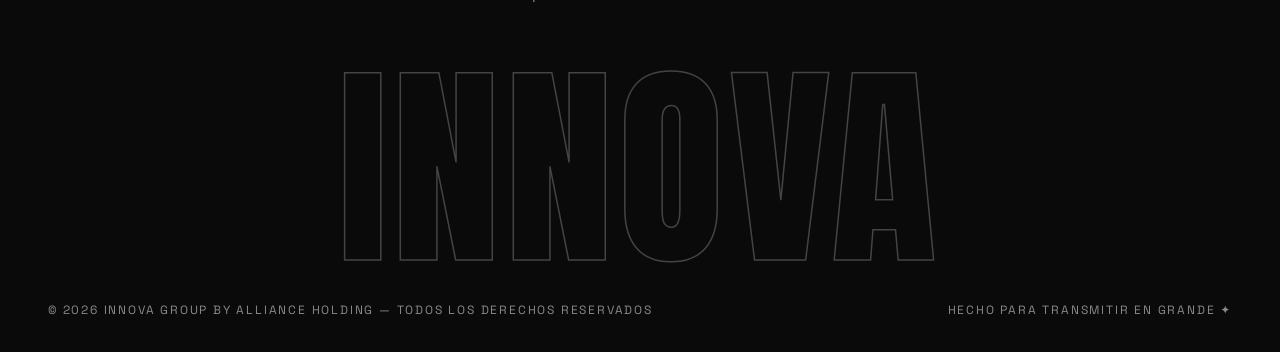
<file: manager/index.html>
<!DOCTYPE html>
<html lang="es">
<head>
<meta charset="UTF-8">
<meta name="viewport" content="width=device-width, initial-scale=1.0">
<title>Manager de Creadores — Innova Group by Alliance Holding</title>
<meta name="description" content="Vacante Manager de Creadores en Innova Group: responsabilidades, requisitos, beneficios y cómo aplicar.">
<link rel="preconnect" href="https://fonts.googleapis.com">
<link rel="preconnect" href="https://fonts.gstatic.com" crossorigin>
<link href="https://fonts.googleapis.com/css2?family=Anton&family=Space+Grotesk:wght@300;400;500;600;700&family=Instrument+Serif:ital@0;1&display=swap" rel="stylesheet">
<link rel="stylesheet" href="../assets/styles.css">
</head>
<body>

<div class="noise"></div>
<div class="cursor-dot"></div>
<div class="cursor-ring"></div>
<div class="progress"></div>

<div class="loader" id="loader" data-word="MANAGER">
  <div class="loader__word" id="loaderWord"></div>
  <div class="loader__count">MANAGER DE CREADORES · INNOVA GROUP</div>
  <div class="loader__count" id="loaderCount">0%</div>
</div>

<nav class="nav" id="nav">
  <a href="../index.html" class="nav__logo"><i></i><span class="logo-txt">INNOVA GROUP<small>by Alliance Holding</small></span></a>
  <div class="nav__links">
    <a href="../index.html#plataformas">Plataformas</a>
    <a href="../equipo/index.html">Equipo</a>
    <a href="../refer/index.html">Referidos</a>
    <a href="../index.html#faq">FAQ</a>
    <a href="../index.html?rol=Manager%20de%20Creadores#aplica" class="btn nav__cta"><span>Aplica ahora</span></a>
  </div>
</nav>

<header class="platform-hero" id="top">
  <div class="orb orb--1" data-parallax="0.06" style="background:radial-gradient(circle,rgba(217,255,61,.35),transparent 65%)"></div>
  <div class="orb orb--2" data-parallax="0.1" style="background:radial-gradient(circle,rgba(254,44,85,.2),transparent 65%)"></div>

  <a href="../equipo/index.html" class="back-link reveal">
    <svg width="16" height="16" viewBox="0 0 16 16" fill="none"><path d="M13 8H3M3 8l4-4M3 8l4 4" stroke="currentColor" stroke-width="1.5"/></svg>
    Volver a Equipo
  </a>

  <div class="cross-nav reveal" data-delay="1">
    <a href="../refer/index.html">Referidos</a>
    <a href="../equipo/index.html">Equipo</a>
    <a class="is-active" href="../manager/index.html">Manager de Creadores</a>
  </div>

  <span class="hero__tag" style="margin:0">Vacante abierta · Equipo Innova</span>
  <h1>
    <span class="row"><span>Manager</span></span>
    <span class="row"><span>de <span class="serif">creadores</span></span></span>
  </h1>
  <p class="platform-hero__sub">
    Acompaña a un roster de creadores en TikTok LIVE, Favorited y Facebook: coaching, estrategia
    de batallas y crecimiento de cuenta. El puesto con más impacto directo dentro de Innova Group.
  </p>
  <div class="platform-hero__cta">
    <a href="../index.html?rol=Manager%20de%20Creadores#aplica" class="btn btn--big"><span>Aplicar para este rol →</span></a>
    <a href="#responsabilidades" class="btn btn--ghost btn--big"><span>Ver el rol completo</span></a>
  </div>

  <div class="facts">
    <div class="fact"><div class="fact__label">Área</div><div class="fact__val">Equipo Innova</div></div>
    <div class="fact"><div class="fact__label">Modalidad</div><div class="fact__val">Remoto / híbrido</div></div>
    <div class="fact"><div class="fact__label">Dedicación</div><div class="fact__val">Tiempo completo</div></div>
    <div class="fact"><div class="fact__label">Roster</div><div class="fact__val">8-15 creadores por manager</div></div>
  </div>
</header>

<div class="platform-band" style="background:linear-gradient(90deg,rgba(217,255,61,.06),rgba(254,44,85,.05))">
  <div class="marquee" style="border:none;background:transparent;padding:0">
    <div class="marquee__track" data-marquee>
      <span>Coaching de lives</span><span>Estrategia de batallas</span><span>Crecimiento de cuenta</span><span>Impacto directo</span>
      <span>Coaching de lives</span><span>Estrategia de batallas</span><span>Crecimiento de cuenta</span><span>Impacto directo</span>
    </div>
  </div>
</div>

<!-- ============ RESPONSABILIDADES ============ -->
<section id="responsabilidades">
  <div class="wrap">
    <div class="sec-head reveal">
      <div>
        <div class="kicker">Qué harás</div>
        <h2 class="title">El día a día<br><em>del rol</em></h2>
      </div>
      <p>No es un puesto de escritorio: estás en contacto constante con tu roster de creadores.</p>
    </div>
    <div class="benefits">
      <div class="benefit reveal"><span class="benefit__icon">✦</span><span><h4>Coaching 1:1</h4><p>Sesiones regulares con cada creador de tu roster: retención, gifting y lenguaje frente a cámara.</p></span></div>
      <div class="benefit reveal" data-delay="1"><span class="benefit__icon">✦</span><span><h4>Calendario de batallas</h4><p>Organiza horarios óptimos, batallas PK y multi-guest para maximizar diamantes por hora.</p></span></div>
      <div class="benefit reveal" data-delay="2"><span class="benefit__icon">✦</span><span><h4>Seguimiento de métricas</h4><p>Revisa el desempeño semanal de tu roster y ajusta la estrategia con datos, no con intuición.</p></span></div>
      <div class="benefit reveal"><span class="benefit__icon">✦</span><span><h4>Resolución de incidencias</h4><p>Primer punto de contacto ante baneos, restricciones o problemas de cobro de tus creadores.</p></span></div>
      <div class="benefit reveal" data-delay="1"><span class="benefit__icon">✦</span><span><h4>Onboarding de nuevos talentos</h4><p>Recibe y activa a los creadores que se unen a tu roster desde el primer día.</p></span></div>
      <div class="benefit reveal" data-delay="2"><span class="benefit__icon">✦</span><span><h4>Reportes a Growth &amp; Data</h4><p>Colabora con el equipo de datos para detectar oportunidades y mejorar resultados del roster.</p></span></div>
    </div>
  </div>
</section>

<!-- ============ QUÉ BUSCAMOS ============ -->
<section>
  <div class="wrap">
    <div class="sec-head reveal">
      <div>
        <div class="kicker">Qué buscamos</div>
        <h2 class="title">El perfil<br><em>ideal</em></h2>
      </div>
    </div>
    <div class="services">
      <div class="srow reveal">
        <span class="srow__idx">(01)</span>
        <h3 class="srow__name">Conocimiento de lives</h3>
        <p class="srow__desc">Entiendes cómo funcionan TikTok LIVE, Favorited o Facebook desde el lado del creador, no solo como espectador.</p>
      </div>
      <div class="srow reveal">
        <span class="srow__idx">(02)</span>
        <h3 class="srow__name">Comunicación constante</h3>
        <p class="srow__desc">Cómodo/a hablando con creadores todos los días, dando feedback directo pero motivador.</p>
      </div>
      <div class="srow reveal">
        <span class="srow__idx">(03)</span>
        <h3 class="srow__name">Orientación a datos</h3>
        <p class="srow__desc">Tomas decisiones de estrategia basadas en métricas: horarios, retención, RPM, no solo corazonadas.</p>
      </div>
      <div class="srow reveal">
        <span class="srow__idx">(04)</span>
        <h3 class="srow__name">Disponibilidad flexible</h3>
        <p class="srow__desc">Los lives no siempre ocurren en horario de oficina — necesitamos flexibilidad para acompañar batallas clave.</p>
      </div>
    </div>
  </div>
</section>

<!-- ============ QUÉ TE OFRECEMOS ============ -->
<section>
  <div class="wrap">
    <div class="sec-head reveal">
      <div>
        <div class="kicker">Qué te ofrecemos</div>
        <h2 class="title">Condiciones<br><em>del rol</em></h2>
      </div>
    </div>
    <div class="stats reveal">
      <div class="stat"><div class="stat__num">100<b>%</b></div><div class="stat__label">Remoto o híbrido, tú eliges</div></div>
      <div class="stat"><div class="stat__num"><span data-count="3">0</span></div><div class="stat__label">Plataformas dentro de un solo rol</div></div>
      <div class="stat"><div class="stat__num"><span data-count="48">0</span><b>h</b></div><div class="stat__label">Respuesta a tu aplicación</div></div>
      <div class="stat"><div class="stat__num">↑</div><div class="stat__label">Crecimiento interno priorizado</div></div>
    </div>
  </div>
</section>

<section class="mega-cta">
  <div class="orb orb--cta"></div>
  <h2 class="reveal">
    <span class="hollow">Lidera un</span><br>
    <span class="acid">roster real.</span>
  </h2>
  <p class="reveal" data-delay="1">Aplica al rol de Manager de Creadores y cuéntanos tu experiencia con lives.</p>
  <a href="../index.html?rol=Manager%20de%20Creadores#aplica" class="btn btn--big reveal" data-delay="2"><span>Aplicar para este rol →</span></a>
</section>

<footer>
  <div class="foot-grid">
    <div class="foot-col" style="max-width:320px">
      <a href="../index.html" class="nav__logo" style="margin-bottom:1rem"><i></i><span class="logo-txt">INNOVA GROUP<small>by Alliance Holding</small></span></a>
      <p style="color:var(--ink-dim);font-size:.9rem;margin-top:1rem">El holding de creadores que convierte lives en carreras. LATAM y el mundo, en vivo, todos los días.</p>
    </div>
    <div class="foot-col">
      <h5>Navega</h5>
      <a href="../index.html#plataformas">Plataformas</a>
      <a href="../index.html#servicios">Servicios</a>
      <a href="../refer/index.html">Referidos</a>
      <a href="../equipo/index.html">Equipo</a>
      <a href="../index.html#aplica">Aplica</a>
    </div>
    <div class="foot-col">
      <h5>Plataformas</h5>
      <a href="../tiktok/index.html">TikTok LIVE Agency</a>
      <a href="../favorited/index.html">Favorited</a>
      <a href="../facebook/index.html">Facebook</a>
    </div>
    <div class="foot-col">
      <h5>Contacto</h5>
      <a href="mailto:hola@innovagroup.com">hola@innovagroup.com</a>
      <a href="#">WhatsApp Business</a>
      <a href="#">Instagram</a>
      <a href="#">TikTok</a>
    </div>
  </div>
  <div class="foot-word" title="Innova Group">INNOVA</div>
  <div class="foot-legal">
    <span>© 2026 Innova Group by Alliance Holding — Todos los derechos reservados</span>
    <span>Hecho para transmitir en grande ✦</span>
  </div>
</footer>

<script src="../assets/site.js"></script>
</body>
</html>
</file>
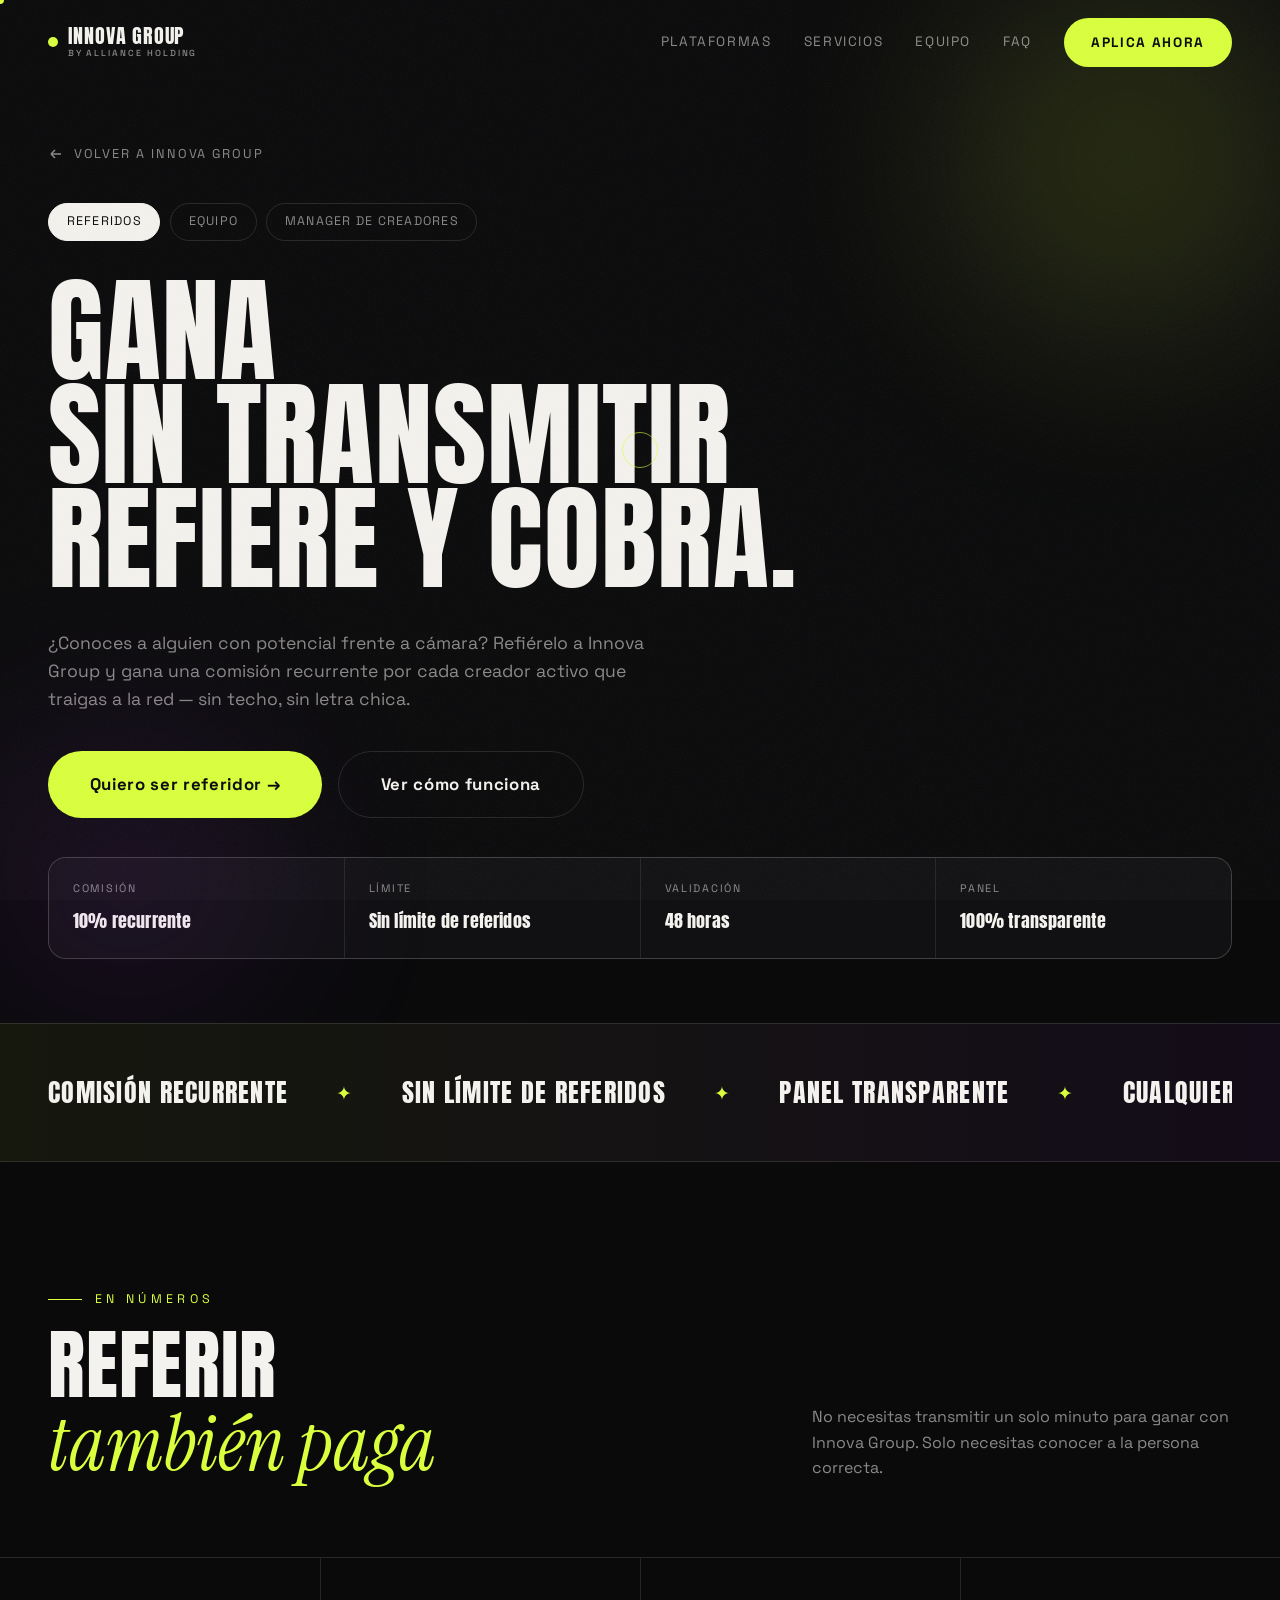
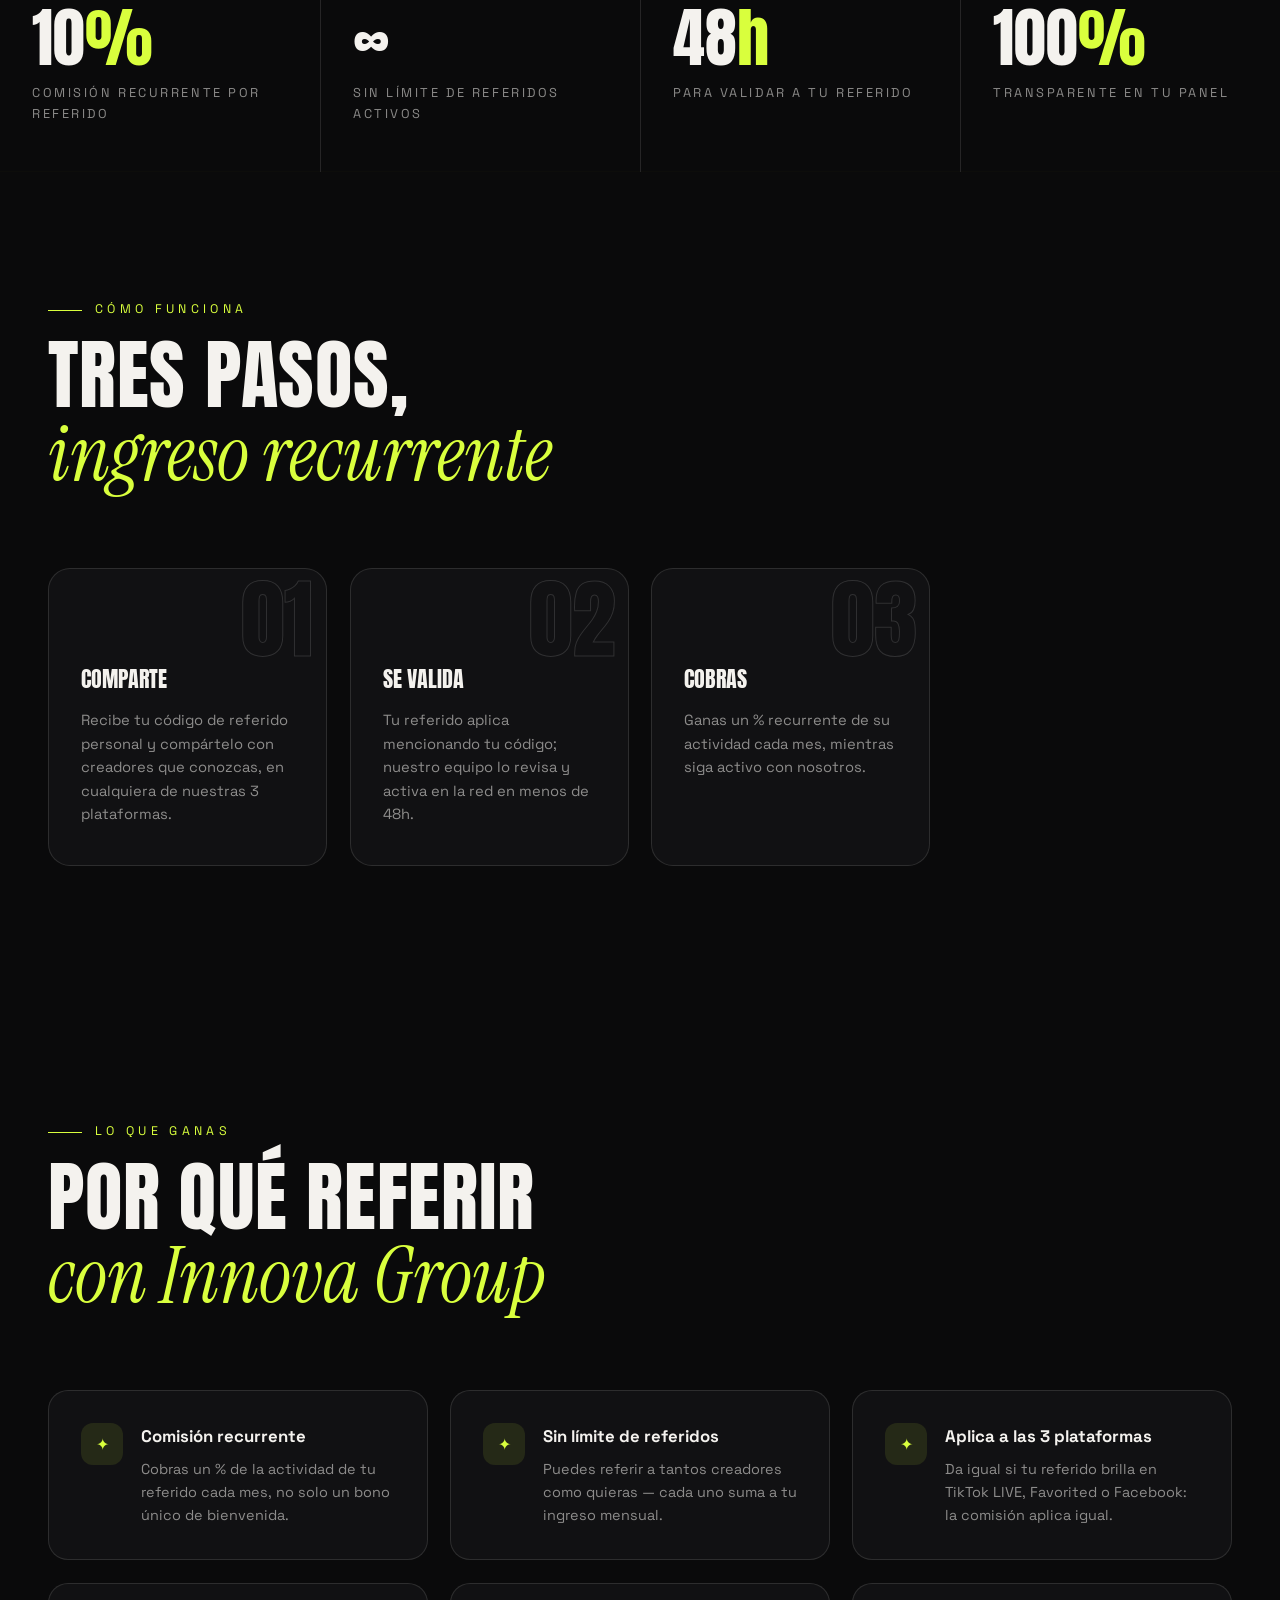
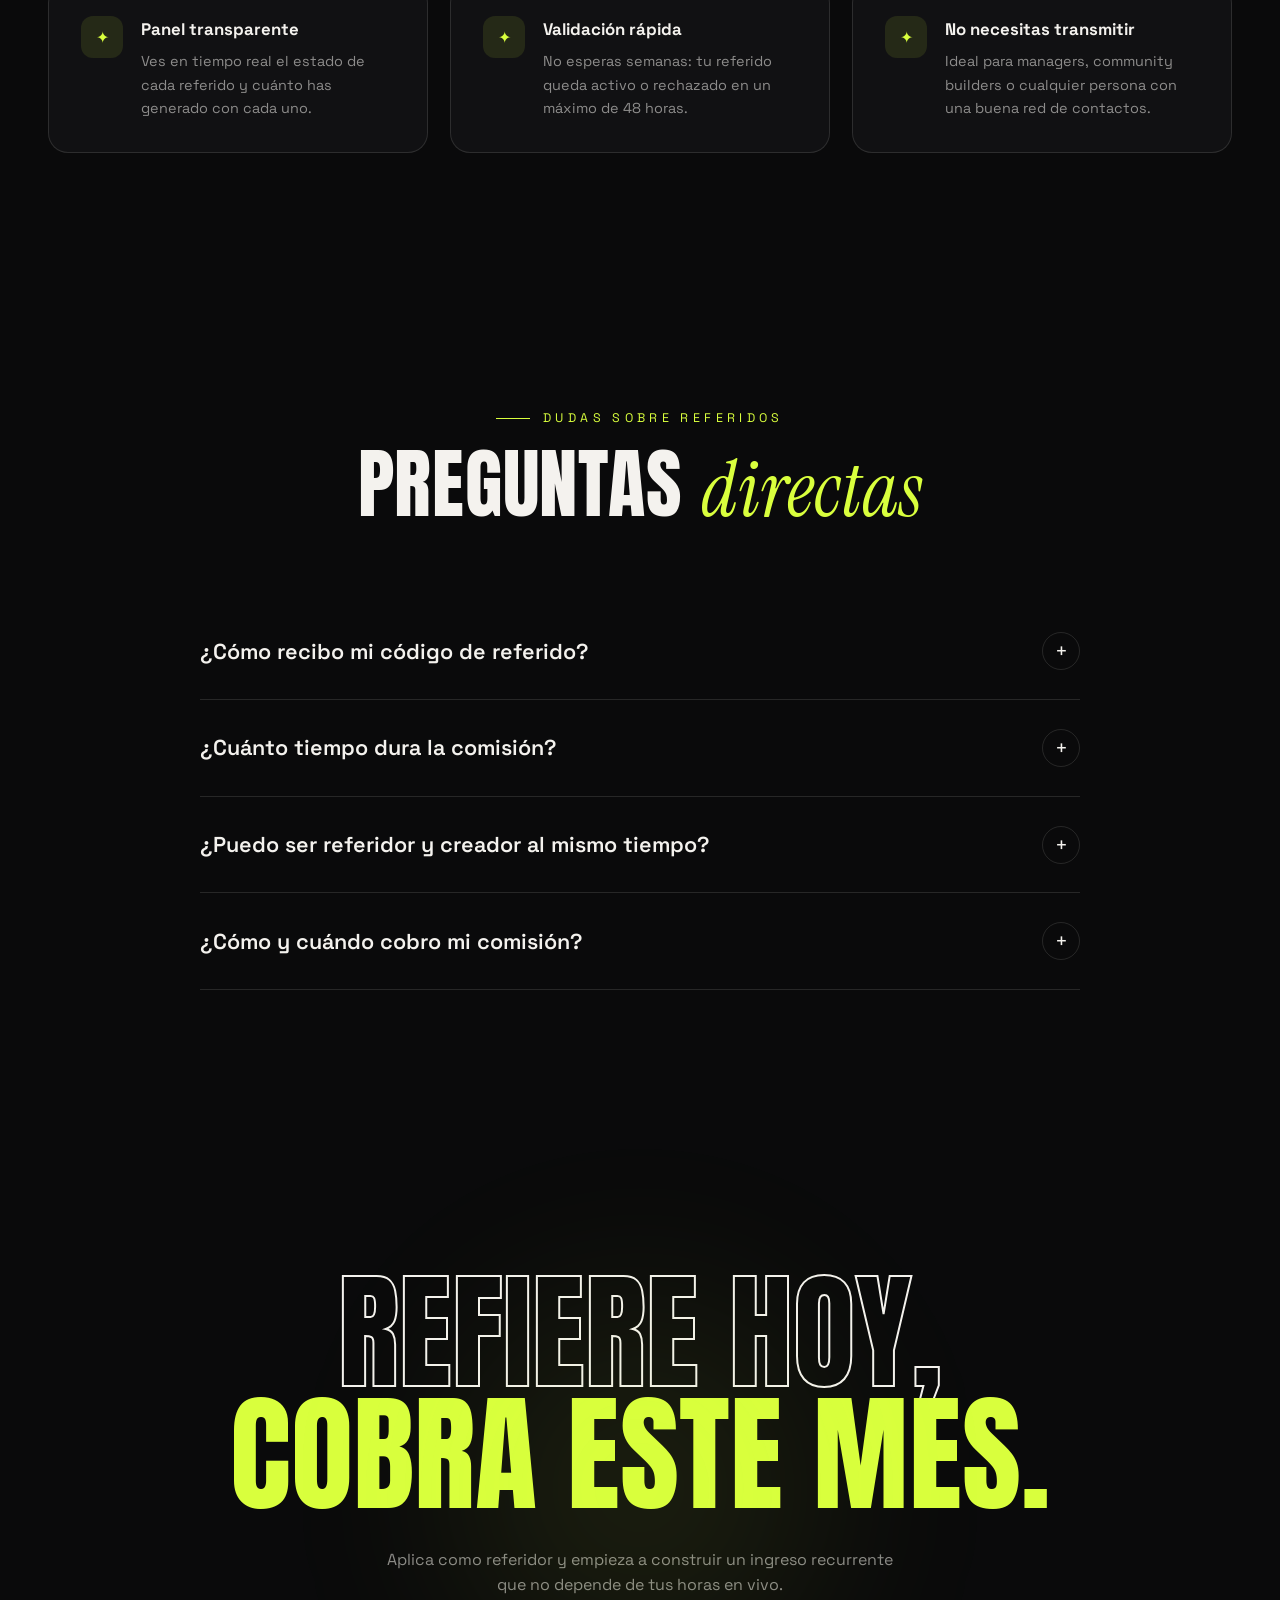
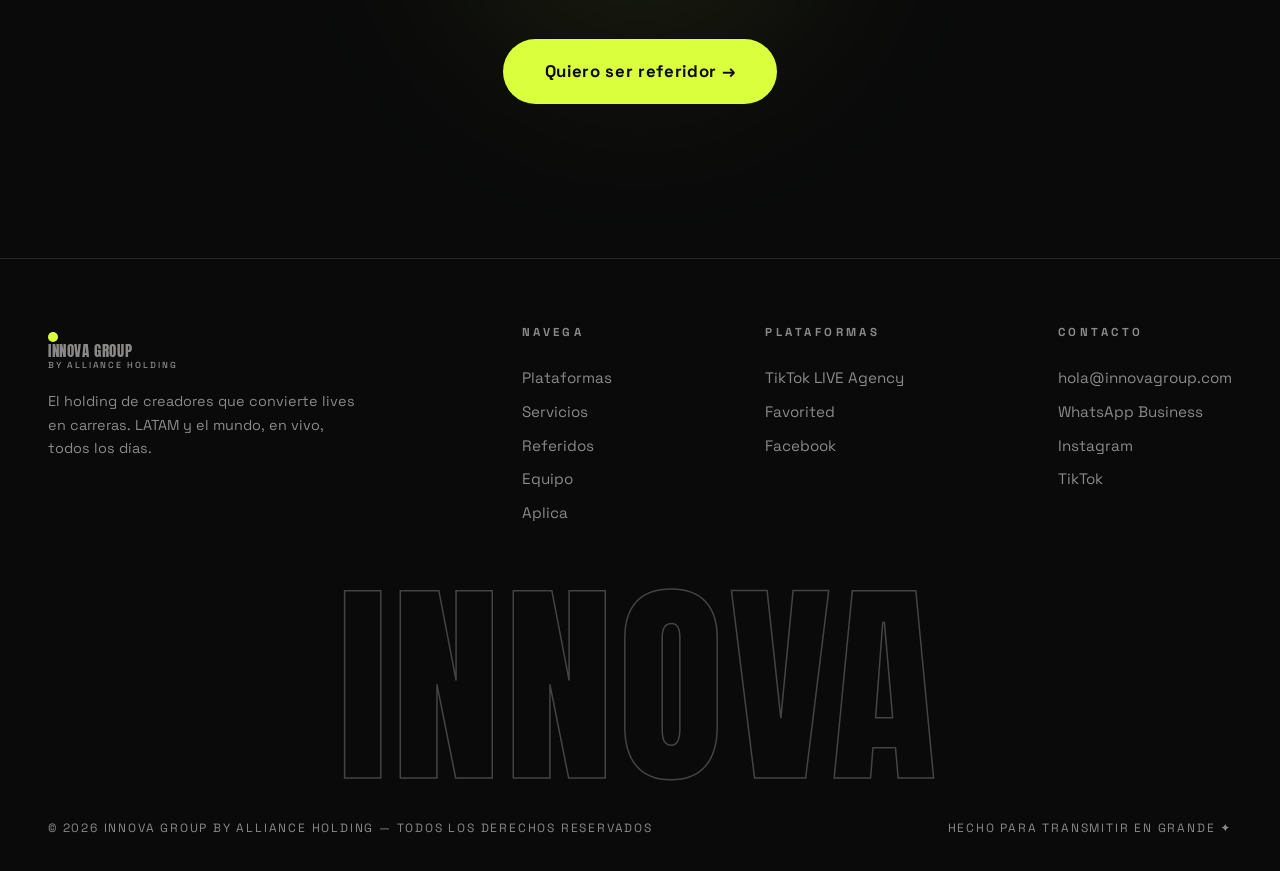
<file: refer/index.html>
<!DOCTYPE html>
<html lang="es">
<head>
<meta charset="UTF-8">
<meta name="viewport" content="width=device-width, initial-scale=1.0">
<title>Programa de Referidos — Innova Group by Alliance Holding</title>
<meta name="description" content="Gana una comisión recurrente por cada creador que refieras a Innova Group. Cómo funciona, cuánto pagamos y cómo aplicar.">
<link rel="preconnect" href="https://fonts.googleapis.com">
<link rel="preconnect" href="https://fonts.gstatic.com" crossorigin>
<link href="https://fonts.googleapis.com/css2?family=Anton&family=Space+Grotesk:wght@300;400;500;600;700&family=Instrument+Serif:ital@0;1&display=swap" rel="stylesheet">
<link rel="stylesheet" href="../assets/styles.css">
</head>
<body>

<div class="noise"></div>
<div class="cursor-dot"></div>
<div class="cursor-ring"></div>
<div class="progress"></div>

<div class="loader" id="loader" data-word="REFIERE">
  <div class="loader__word" id="loaderWord"></div>
  <div class="loader__count">PROGRAMA DE REFERIDOS · INNOVA GROUP</div>
  <div class="loader__count" id="loaderCount">0%</div>
</div>

<nav class="nav" id="nav">
  <a href="../index.html" class="nav__logo"><i></i><span class="logo-txt">INNOVA GROUP<small>by Alliance Holding</small></span></a>
  <div class="nav__links">
    <a href="../index.html#plataformas">Plataformas</a>
    <a href="../index.html#servicios">Servicios</a>
    <a href="../equipo/index.html">Equipo</a>
    <a href="../index.html#faq">FAQ</a>
    <a href="../index.html?rol=Referidor#aplica" class="btn nav__cta"><span>Aplica ahora</span></a>
  </div>
</nav>

<header class="platform-hero" id="top">
  <div class="orb orb--1" data-parallax="0.06" style="background:radial-gradient(circle,rgba(217,255,61,.4),transparent 65%)"></div>
  <div class="orb orb--2" data-parallax="0.1" style="background:radial-gradient(circle,rgba(177,59,255,.3),transparent 65%)"></div>

  <a href="../index.html" class="back-link reveal">
    <svg width="16" height="16" viewBox="0 0 16 16" fill="none"><path d="M13 8H3M3 8l4-4M3 8l4 4" stroke="currentColor" stroke-width="1.5"/></svg>
    Volver a Innova Group
  </a>

  <div class="cross-nav reveal" data-delay="1">
    <a class="is-active" href="../refer/index.html">Referidos</a>
    <a href="../equipo/index.html">Equipo</a>
    <a href="../manager/index.html">Manager de Creadores</a>
  </div>

  <h1>
    <span class="row"><span>Gana</span></span>
    <span class="row"><span><span class="serif">sin transmitir</span></span></span>
    <span class="row"><span><span class="accent">refiere</span>&nbsp;y cobra.</span></span>
  </h1>
  <p class="platform-hero__sub">
    ¿Conoces a alguien con potencial frente a cámara? Refiérelo a Innova Group y gana una comisión
    recurrente por cada creador activo que traigas a la red — sin techo, sin letra chica.
  </p>
  <div class="platform-hero__cta">
    <a href="../index.html?rol=Referidor#aplica" class="btn btn--big"><span>Quiero ser referidor →</span></a>
    <a href="#como-funciona" class="btn btn--ghost btn--big"><span>Ver cómo funciona</span></a>
  </div>

  <div class="facts">
    <div class="fact"><div class="fact__label">Comisión</div><div class="fact__val">10% recurrente</div></div>
    <div class="fact"><div class="fact__label">Límite</div><div class="fact__val">Sin límite de referidos</div></div>
    <div class="fact"><div class="fact__label">Validación</div><div class="fact__val">48 horas</div></div>
    <div class="fact"><div class="fact__label">Panel</div><div class="fact__val">100% transparente</div></div>
  </div>
</header>

<div class="platform-band" style="background:linear-gradient(90deg,rgba(217,255,61,.06),rgba(177,59,255,.06))">
  <div class="marquee" style="border:none;background:transparent;padding:0">
    <div class="marquee__track" data-marquee>
      <span>Comisión recurrente</span><span>Sin límite de referidos</span><span>Panel transparente</span><span>Cualquier plataforma</span>
      <span>Comisión recurrente</span><span>Sin límite de referidos</span><span>Panel transparente</span><span>Cualquier plataforma</span>
    </div>
  </div>
</div>

<!-- ============ STATS ============ -->
<section>
  <div class="wrap" style="padding-bottom:0">
    <div class="sec-head reveal">
      <div>
        <div class="kicker">En números</div>
        <h2 class="title">Referir<br><em>también paga</em></h2>
      </div>
      <p>No necesitas transmitir un solo minuto para ganar con Innova Group. Solo necesitas conocer a la persona correcta.</p>
    </div>
  </div>
  <div class="stats reveal">
    <div class="stat"><div class="stat__num"><span data-count="10">0</span><b>%</b></div><div class="stat__label">Comisión recurrente por referido</div></div>
    <div class="stat"><div class="stat__num">∞</div><div class="stat__label">Sin límite de referidos activos</div></div>
    <div class="stat"><div class="stat__num"><span data-count="48">0</span><b>h</b></div><div class="stat__label">Para validar a tu referido</div></div>
    <div class="stat"><div class="stat__num">100<b>%</b></div><div class="stat__label">Transparente en tu panel</div></div>
  </div>
</section>

<!-- ============ CÓMO FUNCIONA ============ -->
<section id="como-funciona">
  <div class="wrap">
    <div class="sec-head reveal">
      <div>
        <div class="kicker">Cómo funciona</div>
        <h2 class="title">Tres pasos,<br><em>ingreso recurrente</em></h2>
      </div>
    </div>
    <div class="process">
      <div class="step reveal"><h4>Comparte</h4><p>Recibe tu código de referido personal y compártelo con creadores que conozcas, en cualquiera de nuestras 3 plataformas.</p></div>
      <div class="step reveal" data-delay="1"><h4>Se valida</h4><p>Tu referido aplica mencionando tu código; nuestro equipo lo revisa y activa en la red en menos de 48h.</p></div>
      <div class="step reveal" data-delay="2"><h4>Cobras</h4><p>Ganas un % recurrente de su actividad cada mes, mientras siga activo con nosotros.</p></div>
    </div>
  </div>
</section>

<!-- ============ BENEFICIOS ============ -->
<section>
  <div class="wrap">
    <div class="sec-head reveal">
      <div>
        <div class="kicker">Lo que ganas</div>
        <h2 class="title">Por qué referir<br><em>con Innova Group</em></h2>
      </div>
    </div>
    <div class="benefits">
      <div class="benefit reveal"><span class="benefit__icon">✦</span><span><h4>Comisión recurrente</h4><p>Cobras un % de la actividad de tu referido cada mes, no solo un bono único de bienvenida.</p></span></div>
      <div class="benefit reveal" data-delay="1"><span class="benefit__icon">✦</span><span><h4>Sin límite de referidos</h4><p>Puedes referir a tantos creadores como quieras — cada uno suma a tu ingreso mensual.</p></span></div>
      <div class="benefit reveal" data-delay="2"><span class="benefit__icon">✦</span><span><h4>Aplica a las 3 plataformas</h4><p>Da igual si tu referido brilla en TikTok LIVE, Favorited o Facebook: la comisión aplica igual.</p></span></div>
      <div class="benefit reveal"><span class="benefit__icon">✦</span><span><h4>Panel transparente</h4><p>Ves en tiempo real el estado de cada referido y cuánto has generado con cada uno.</p></span></div>
      <div class="benefit reveal" data-delay="1"><span class="benefit__icon">✦</span><span><h4>Validación rápida</h4><p>No esperas semanas: tu referido queda activo o rechazado en un máximo de 48 horas.</p></span></div>
      <div class="benefit reveal" data-delay="2"><span class="benefit__icon">✦</span><span><h4>No necesitas transmitir</h4><p>Ideal para managers, community builders o cualquier persona con una buena red de contactos.</p></span></div>
    </div>
  </div>
</section>

<!-- ============ FAQ ============ -->
<section id="faq">
  <div class="wrap">
    <div class="sec-head reveal" style="justify-content:center;text-align:center">
      <div style="margin:0 auto">
        <div class="kicker" style="justify-content:center">Dudas sobre referidos</div>
        <h2 class="title">Preguntas <em>directas</em></h2>
      </div>
    </div>
    <div class="faq">
      <div class="faq-item reveal">
        <button type="button">¿Cómo recibo mi código de referido?<span class="sign">+</span></button>
        <div class="ans"><p>Al aplicar como referidor te asignamos un código personal que puedes compartir por WhatsApp, redes o directamente con el creador. Tu manager te lo entrega en el onboarding.</p></div>
      </div>
      <div class="faq-item reveal">
        <button type="button">¿Cuánto tiempo dura la comisión?<span class="sign">+</span></button>
        <div class="ans"><p>Mientras tu referido siga activo dentro de Innova Group, tú sigues cobrando tu porcentaje cada mes. No hay fecha de corte mientras la relación continúe.</p></div>
      </div>
      <div class="faq-item reveal">
        <button type="button">¿Puedo ser referidor y creador al mismo tiempo?<span class="sign">+</span></button>
        <div class="ans"><p>Sí. Muchos de nuestros creadores también refieren a otros y generan un ingreso extra recurrente sin transmitir horas adicionales.</p></div>
      </div>
      <div class="faq-item reveal">
        <button type="button">¿Cómo y cuándo cobro mi comisión?<span class="sign">+</span></button>
        <div class="ans"><p>Se calcula y se paga junto con el ciclo mensual de reportes, con visibilidad total en tu panel de referidos.</p></div>
      </div>
    </div>
  </div>
</section>

<!-- ============ CTA ============ -->
<section class="mega-cta">
  <div class="orb orb--cta"></div>
  <h2 class="reveal">
    <span class="hollow">Refiere hoy,</span><br>
    <span class="acid">cobra este mes.</span>
  </h2>
  <p class="reveal" data-delay="1">Aplica como referidor y empieza a construir un ingreso recurrente que no depende de tus horas en vivo.</p>
  <a href="../index.html?rol=Referidor#aplica" class="btn btn--big reveal" data-delay="2"><span>Quiero ser referidor →</span></a>
</section>

<footer>
  <div class="foot-grid">
    <div class="foot-col" style="max-width:320px">
      <a href="../index.html" class="nav__logo" style="margin-bottom:1rem"><i></i><span class="logo-txt">INNOVA GROUP<small>by Alliance Holding</small></span></a>
      <p style="color:var(--ink-dim);font-size:.9rem;margin-top:1rem">El holding de creadores que convierte lives en carreras. LATAM y el mundo, en vivo, todos los días.</p>
    </div>
    <div class="foot-col">
      <h5>Navega</h5>
      <a href="../index.html#plataformas">Plataformas</a>
      <a href="../index.html#servicios">Servicios</a>
      <a href="../refer/index.html">Referidos</a>
      <a href="../equipo/index.html">Equipo</a>
      <a href="../index.html#aplica">Aplica</a>
    </div>
    <div class="foot-col">
      <h5>Plataformas</h5>
      <a href="../tiktok/index.html">TikTok LIVE Agency</a>
      <a href="../favorited/index.html">Favorited</a>
      <a href="../facebook/index.html">Facebook</a>
    </div>
    <div class="foot-col">
      <h5>Contacto</h5>
      <a href="mailto:hola@innovagroup.com">hola@innovagroup.com</a>
      <a href="#">WhatsApp Business</a>
      <a href="#">Instagram</a>
      <a href="#">TikTok</a>
    </div>
  </div>
  <div class="foot-word" title="Innova Group">INNOVA</div>
  <div class="foot-legal">
    <span>© 2026 Innova Group by Alliance Holding — Todos los derechos reservados</span>
    <span>Hecho para transmitir en grande ✦</span>
  </div>
</footer>

<script src="../assets/site.js"></script>
</body>
</html>
</file>
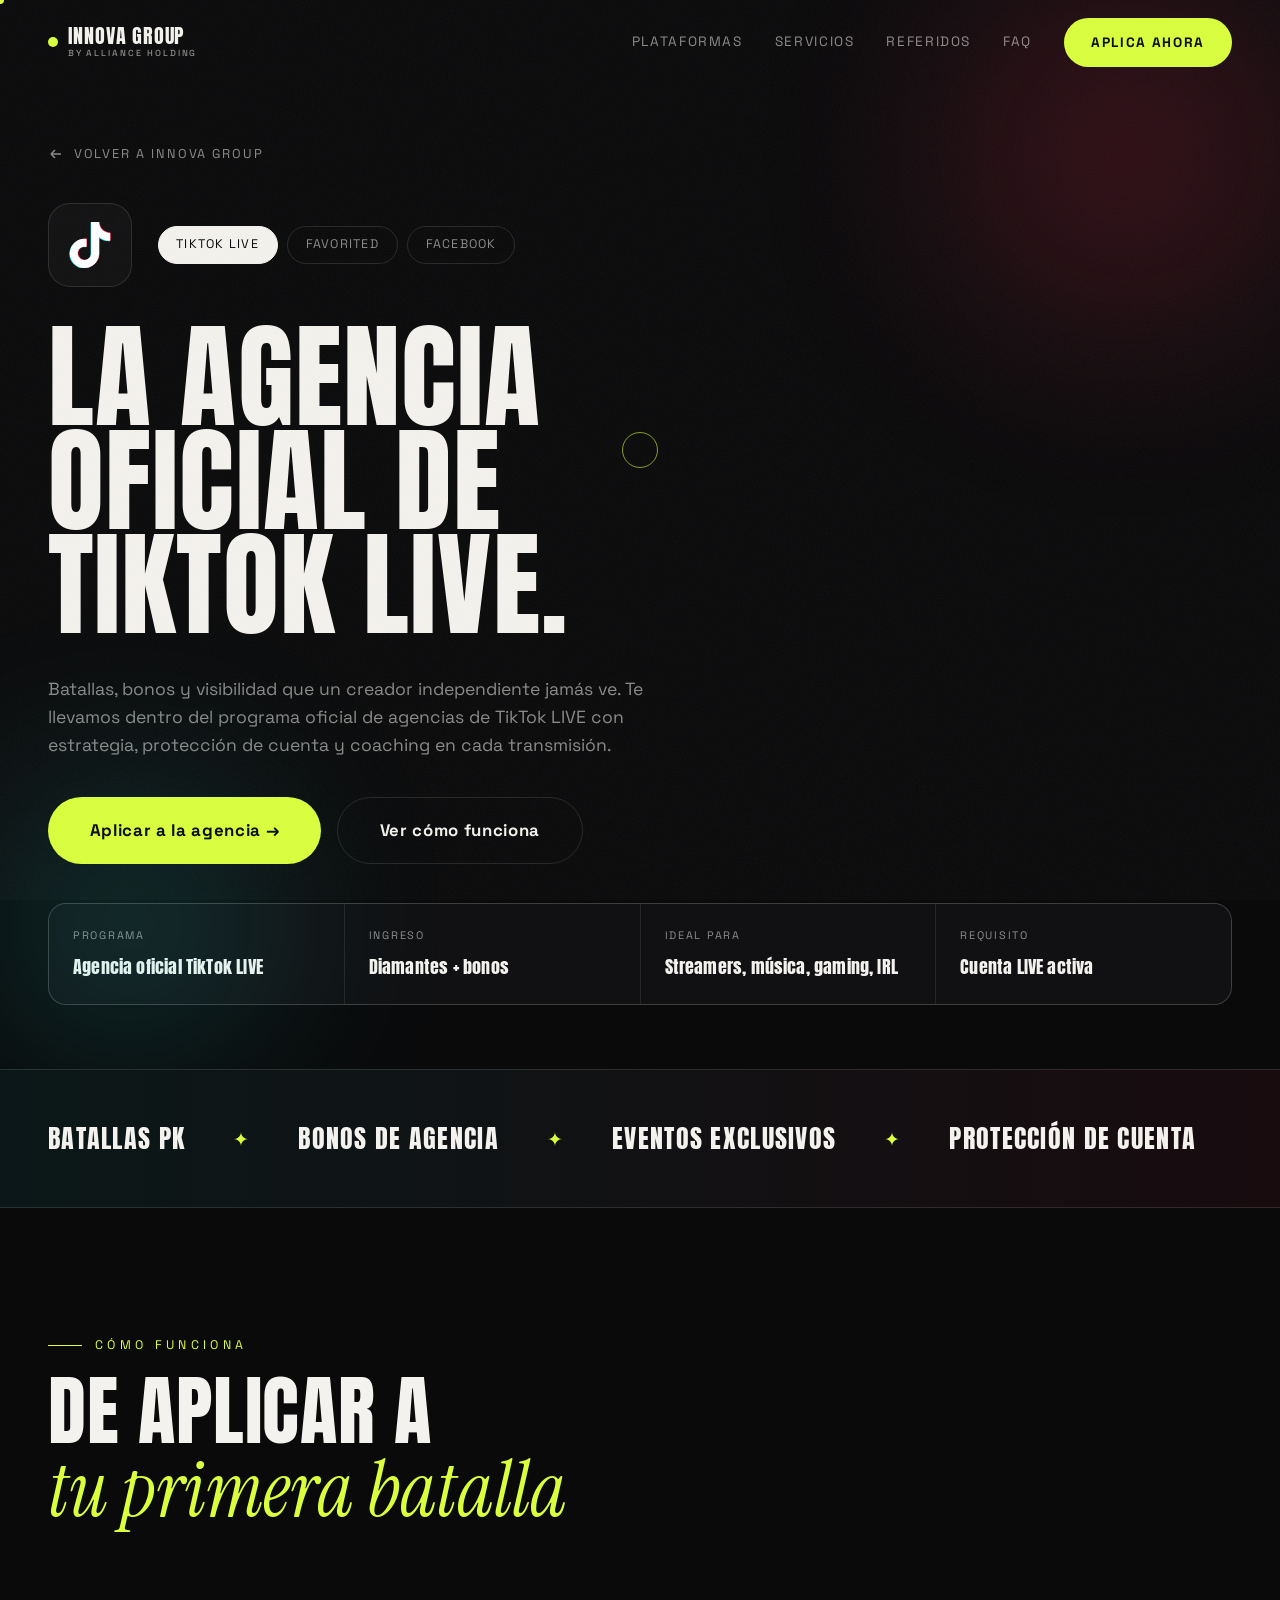
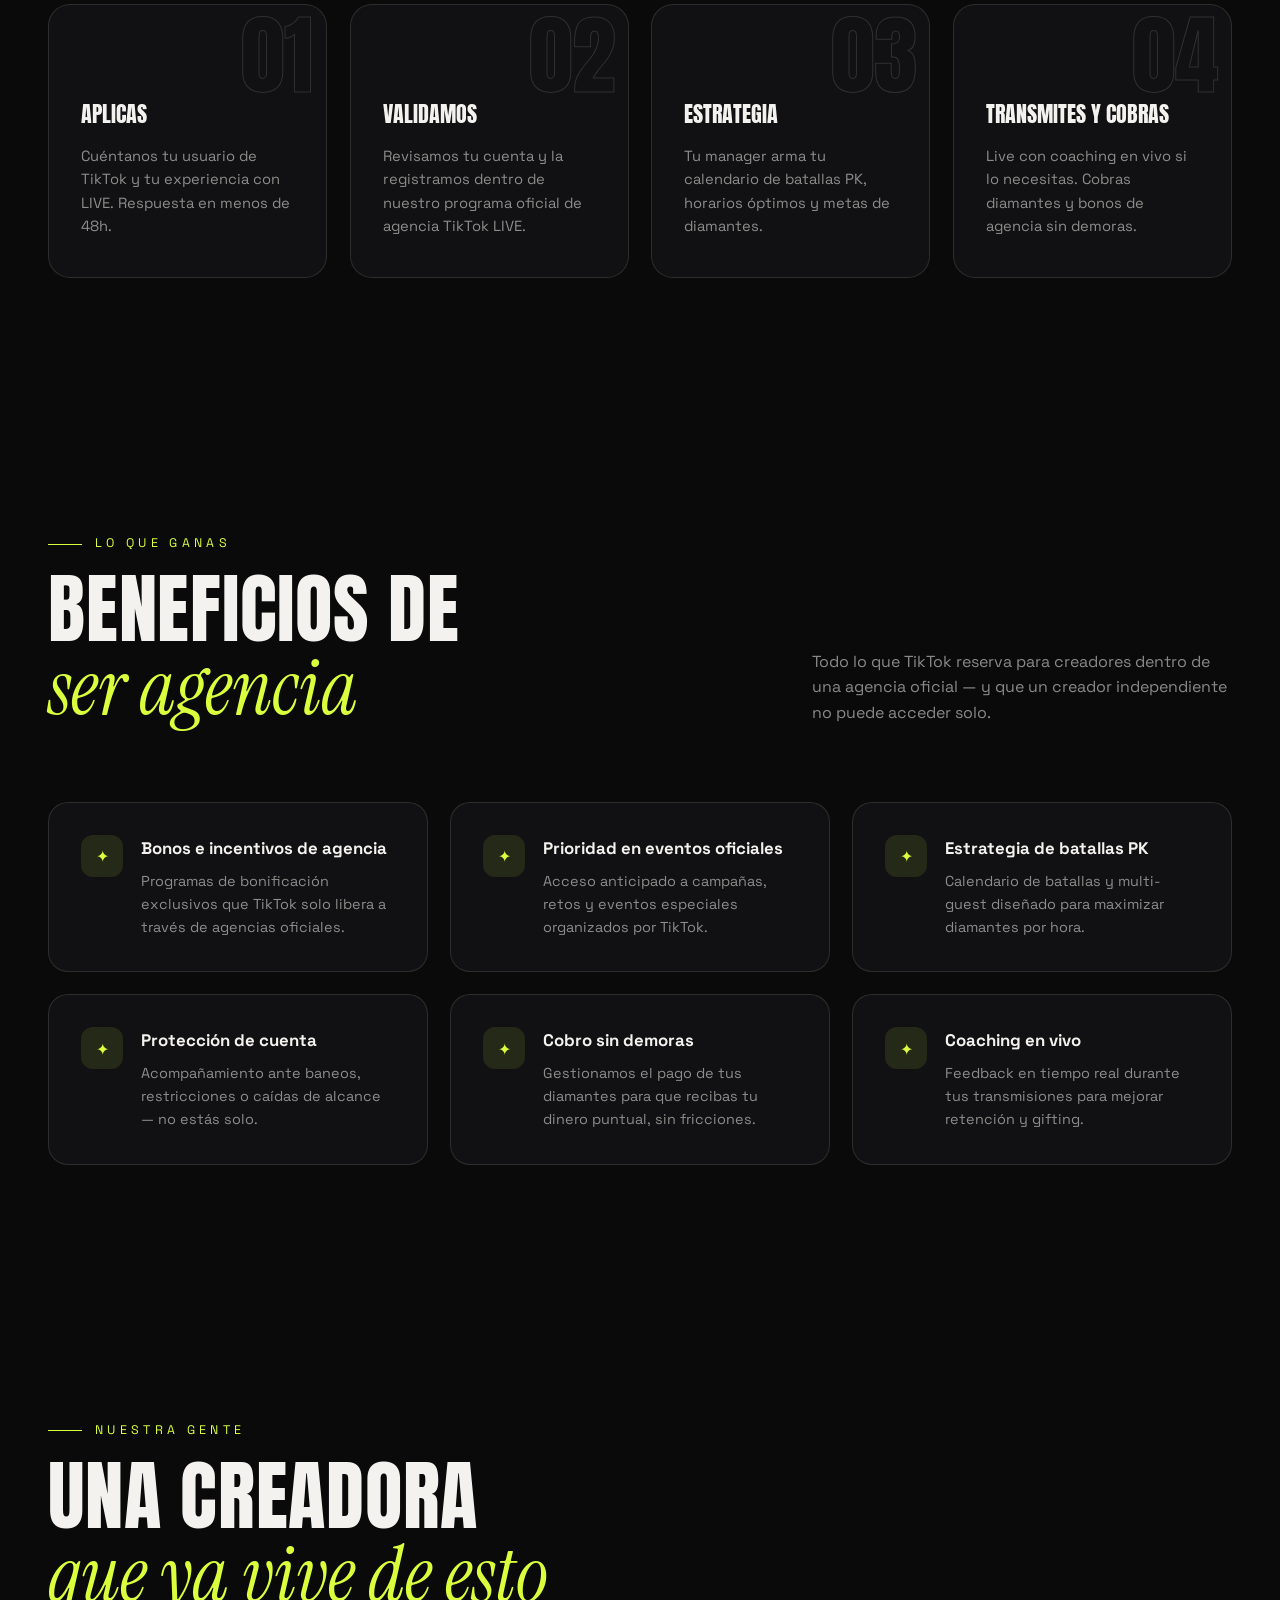
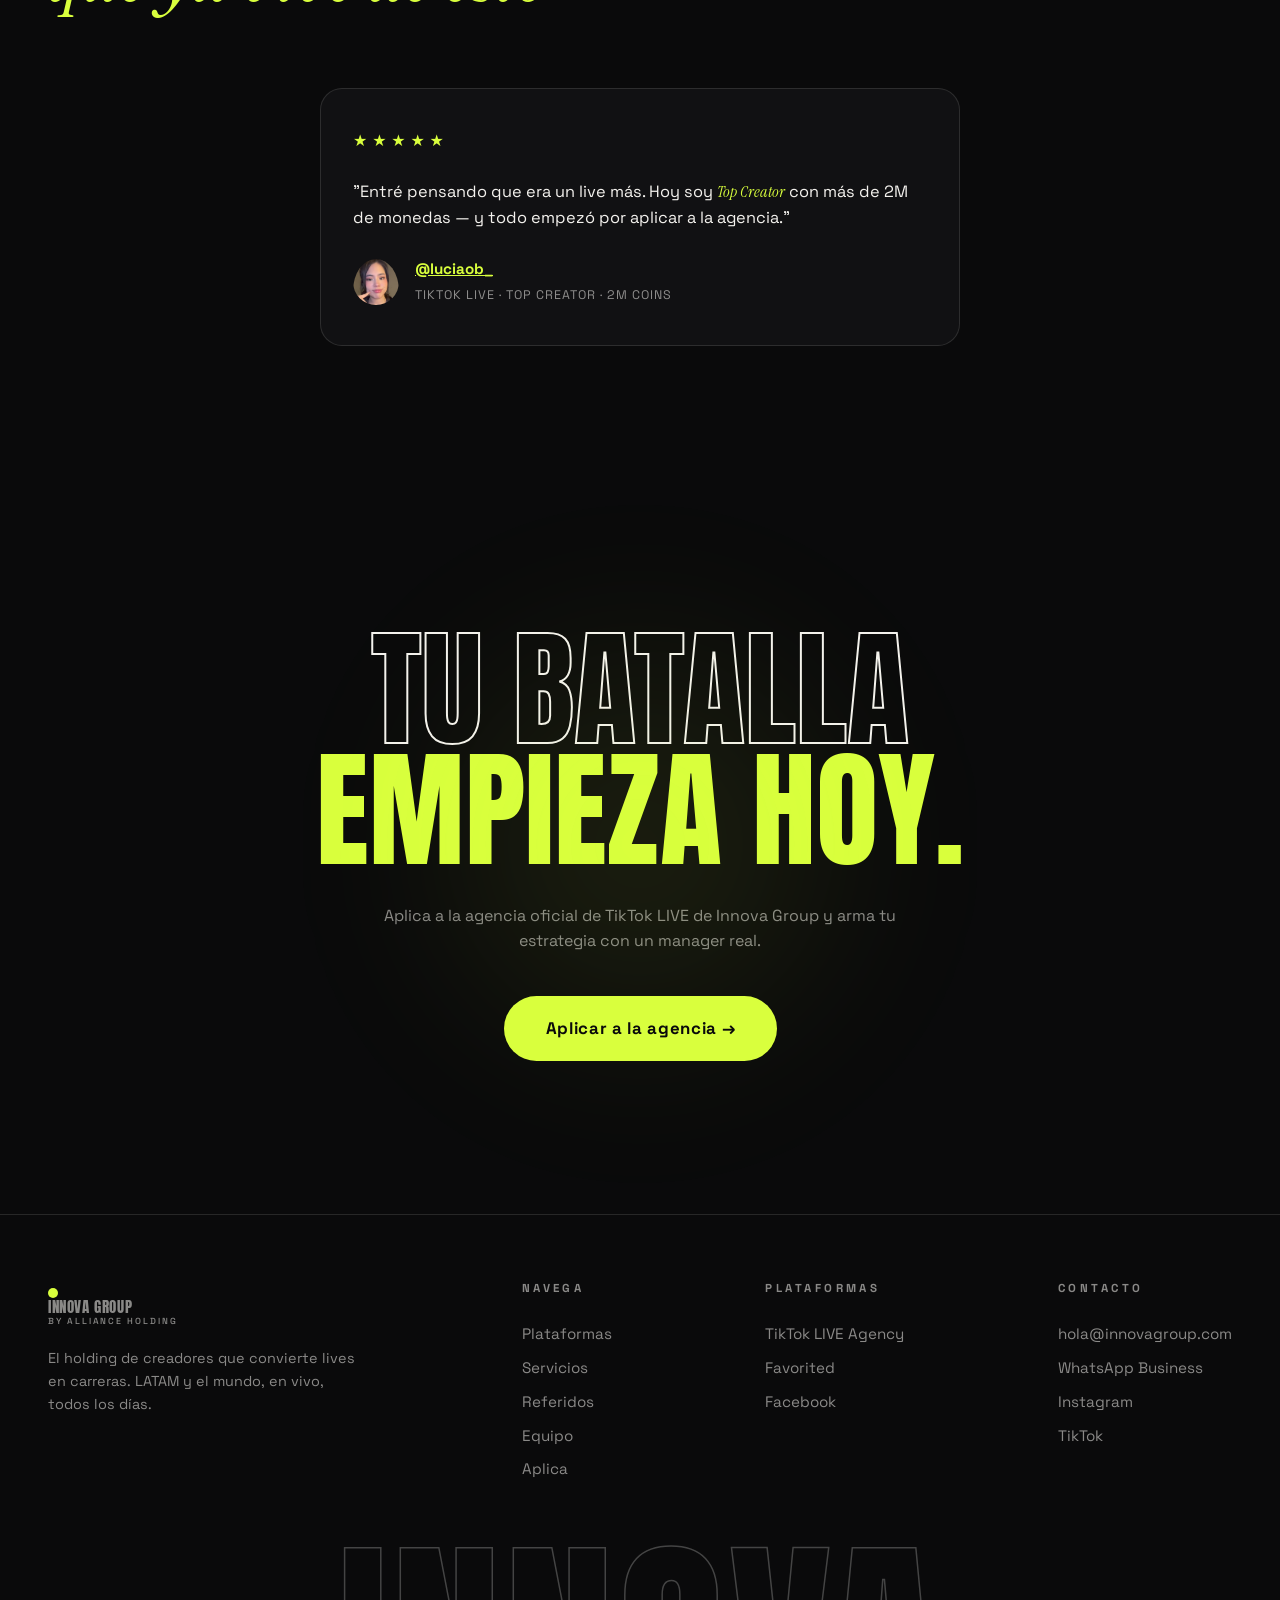
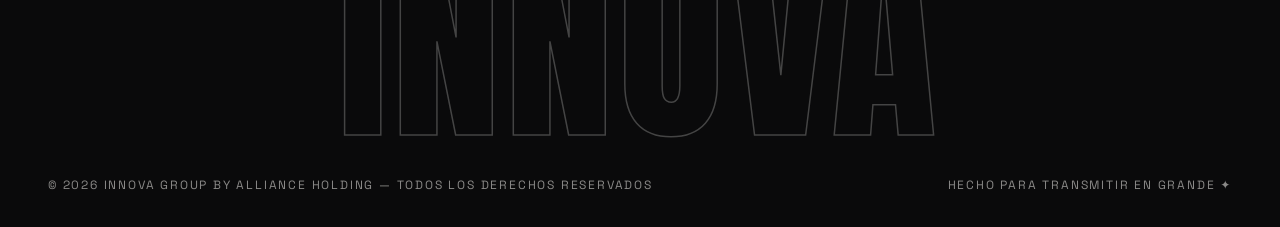
<file: tiktok/index.html>
<!DOCTYPE html>
<html lang="es">
<head>
<meta charset="UTF-8">
<meta name="viewport" content="width=device-width, initial-scale=1.0">
<title>TikTok LIVE Agency — Innova Group by Alliance Holding</title>
<meta name="description" content="Cómo funciona nuestra agencia oficial de TikTok LIVE: bonos de agencia, batallas PK, protección de cuenta y coaching en vivo. Aplica con Innova Group.">
<link rel="preconnect" href="https://fonts.googleapis.com">
<link rel="preconnect" href="https://fonts.gstatic.com" crossorigin>
<link href="https://fonts.googleapis.com/css2?family=Anton&family=Space+Grotesk:wght@300;400;500;600;700&family=Instrument+Serif:ital@0;1&display=swap" rel="stylesheet">
<link rel="stylesheet" href="../assets/styles.css">
</head>
<body>

<div class="noise"></div>
<div class="cursor-dot"></div>
<div class="cursor-ring"></div>
<div class="progress"></div>

<div class="loader" id="loader" data-word="TIKTOK">
  <div class="loader__word" id="loaderWord"></div>
  <div class="loader__count">LIVE AGENCY · INNOVA GROUP</div>
  <div class="loader__count" id="loaderCount">0%</div>
</div>

<nav class="nav" id="nav">
  <a href="../index.html" class="nav__logo"><i></i><span class="logo-txt">INNOVA GROUP<small>by Alliance Holding</small></span></a>
  <div class="nav__links">
    <a href="../index.html#plataformas">Plataformas</a>
    <a href="../index.html#servicios">Servicios</a>
    <a href="../refer/index.html">Referidos</a>
    <a href="../index.html#faq">FAQ</a>
    <a href="../index.html?plataforma=TikTok%20LIVE#aplica" class="btn nav__cta"><span>Aplica ahora</span></a>
  </div>
</nav>

<!-- ============ PLATFORM HERO ============ -->
<header class="platform-hero" id="top">
  <div class="orb orb--1" data-parallax="0.06" style="background:radial-gradient(circle,rgba(254,44,85,.5),transparent 65%)"></div>
  <div class="orb orb--2" data-parallax="0.1" style="background:radial-gradient(circle,rgba(37,244,238,.4),transparent 65%)"></div>

  <a href="../index.html" class="back-link reveal">
    <svg width="16" height="16" viewBox="0 0 16 16" fill="none"><path d="M13 8H3M3 8l4-4M3 8l4 4" stroke="currentColor" stroke-width="1.5"/></svg>
    Volver a Innova Group
  </a>

  <div style="display:flex;align-items:center;gap:1.6rem">
    <div class="logo-mark icon-tiktok">
      <svg viewBox="0 0 448 512">
        <path fill="#25F4EE" transform="translate(-6,4)" d="M448,209.91a210.06,210.06,0,0,1-122.77-39.25V349.38A162.55,162.55,0,1,1,185,188.31V278.2a74.62,74.62,0,1,0,52.23,71.18V0l88,0a121.18,121.18,0,0,0,1.86,22.17h0A122.18,122.18,0,0,0,381,102.39a121.43,121.43,0,0,0,67,20.14Z"/>
        <path fill="#FE2C55" transform="translate(6,-4)" d="M448,209.91a210.06,210.06,0,0,1-122.77-39.25V349.38A162.55,162.55,0,1,1,185,188.31V278.2a74.62,74.62,0,1,0,52.23,71.18V0l88,0a121.18,121.18,0,0,0,1.86,22.17h0A122.18,122.18,0,0,0,381,102.39a121.43,121.43,0,0,0,67,20.14Z"/>
        <path fill="#fff" d="M448,209.91a210.06,210.06,0,0,1-122.77-39.25V349.38A162.55,162.55,0,1,1,185,188.31V278.2a74.62,74.62,0,1,0,52.23,71.18V0l88,0a121.18,121.18,0,0,0,1.86,22.17h0A122.18,122.18,0,0,0,381,102.39a121.43,121.43,0,0,0,67,20.14Z"/>
      </svg>
    </div>
    <div class="cross-nav reveal" data-delay="1">
      <a class="is-active" href="../tiktok/index.html">TikTok LIVE</a>
      <a href="../favorited/index.html">Favorited</a>
      <a href="../facebook/index.html">Facebook</a>
    </div>
  </div>

  <h1>
    <span class="row"><span>La agencia</span></span>
    <span class="row"><span><span class="serif">oficial</span> de</span></span>
    <span class="row"><span>TikTok LIVE.</span></span>
  </h1>
  <p class="platform-hero__sub">
    Batallas, bonos y visibilidad que un creador independiente jamás ve. Te llevamos dentro del
    programa oficial de agencias de TikTok LIVE con estrategia, protección de cuenta y coaching en cada transmisión.
  </p>
  <div class="platform-hero__cta">
    <a href="../index.html?plataforma=TikTok%20LIVE#aplica" class="btn btn--big"><span>Aplicar a la agencia →</span></a>
    <a href="#como-funciona" class="btn btn--ghost btn--big"><span>Ver cómo funciona</span></a>
  </div>

  <div class="facts">
    <div class="fact"><div class="fact__label">Programa</div><div class="fact__val">Agencia oficial TikTok LIVE</div></div>
    <div class="fact"><div class="fact__label">Ingreso</div><div class="fact__val">Diamantes + bonos</div></div>
    <div class="fact"><div class="fact__label">Ideal para</div><div class="fact__val">Streamers, música, gaming, IRL</div></div>
    <div class="fact"><div class="fact__label">Requisito</div><div class="fact__val">Cuenta LIVE activa</div></div>
  </div>
</header>

<div class="platform-band platform-band--tiktok">
  <div class="marquee" style="border:none;background:transparent;padding:0">
    <div class="marquee__track" data-marquee>
      <span>Batallas PK</span><span>Bonos de agencia</span><span>Eventos exclusivos</span><span>Protección de cuenta</span>
      <span>Batallas PK</span><span>Bonos de agencia</span><span>Eventos exclusivos</span><span>Protección de cuenta</span>
    </div>
  </div>
</div>

<!-- ============ CÓMO FUNCIONA ============ -->
<section id="como-funciona">
  <div class="wrap">
    <div class="sec-head reveal">
      <div>
        <div class="kicker">Cómo funciona</div>
        <h2 class="title">De aplicar a<br><em>tu primera batalla</em></h2>
      </div>
    </div>
    <div class="process">
      <div class="step reveal"><h4>Aplicas</h4><p>Cuéntanos tu usuario de TikTok y tu experiencia con LIVE. Respuesta en menos de 48h.</p></div>
      <div class="step reveal" data-delay="1"><h4>Validamos</h4><p>Revisamos tu cuenta y la registramos dentro de nuestro programa oficial de agencia TikTok LIVE.</p></div>
      <div class="step reveal" data-delay="2"><h4>Estrategia</h4><p>Tu manager arma tu calendario de batallas PK, horarios óptimos y metas de diamantes.</p></div>
      <div class="step reveal" data-delay="3"><h4>Transmites y cobras</h4><p>Live con coaching en vivo si lo necesitas. Cobras diamantes y bonos de agencia sin demoras.</p></div>
    </div>
  </div>
</section>

<!-- ============ BENEFICIOS ============ -->
<section>
  <div class="wrap">
    <div class="sec-head reveal">
      <div>
        <div class="kicker">Lo que ganas</div>
        <h2 class="title">Beneficios de<br><em>ser agencia</em></h2>
      </div>
      <p>Todo lo que TikTok reserva para creadores dentro de una agencia oficial — y que un creador independiente no puede acceder solo.</p>
    </div>
    <div class="benefits">
      <div class="benefit reveal"><span class="benefit__icon">✦</span><span><h4>Bonos e incentivos de agencia</h4><p>Programas de bonificación exclusivos que TikTok solo libera a través de agencias oficiales.</p></span></div>
      <div class="benefit reveal" data-delay="1"><span class="benefit__icon">✦</span><span><h4>Prioridad en eventos oficiales</h4><p>Acceso anticipado a campañas, retos y eventos especiales organizados por TikTok.</p></span></div>
      <div class="benefit reveal" data-delay="2"><span class="benefit__icon">✦</span><span><h4>Estrategia de batallas PK</h4><p>Calendario de batallas y multi-guest diseñado para maximizar diamantes por hora.</p></span></div>
      <div class="benefit reveal"><span class="benefit__icon">✦</span><span><h4>Protección de cuenta</h4><p>Acompañamiento ante baneos, restricciones o caídas de alcance — no estás solo.</p></span></div>
      <div class="benefit reveal" data-delay="1"><span class="benefit__icon">✦</span><span><h4>Cobro sin demoras</h4><p>Gestionamos el pago de tus diamantes para que recibas tu dinero puntual, sin fricciones.</p></span></div>
      <div class="benefit reveal" data-delay="2"><span class="benefit__icon">✦</span><span><h4>Coaching en vivo</h4><p>Feedback en tiempo real durante tus transmisiones para mejorar retención y gifting.</p></span></div>
    </div>
  </div>
</section>

<!-- ============ TESTIMONIO ============ -->
<section>
  <div class="wrap">
    <div class="sec-head reveal">
      <div>
        <div class="kicker">Nuestra gente</div>
        <h2 class="title">Una creadora<br><em>que ya vive de esto</em></h2>
      </div>
    </div>
    <div class="quotes quotes--single">
      <figure class="quote reveal">
        <span class="quote__stars">★★★★★</span>
        <p>"Entré pensando que era un live más. Hoy soy <em>Top Creator</em> con más de 2M de monedas — y todo empezó por aplicar a la agencia."</p>
        <figcaption class="quote__who">
          <span class="quote__ava"><img src="../assets/testimonials/luciaob.png" alt="@luciaob_" loading="lazy"></span>
          <span><b><a href="https://www.tiktok.com/@luciaob_?_r=1&_t=ZS-97kK8lcfOd7" target="_blank" rel="noopener noreferrer" style="color:var(--acid);text-decoration:underline">@luciaob_</a></b><small>TikTok LIVE · Top Creator · 2M Coins</small></span>
        </figcaption>
      </figure>
    </div>
  </div>
</section>

<!-- ============ CTA ============ -->
<section class="mega-cta">
  <div class="orb orb--cta"></div>
  <h2 class="reveal">
    <span class="hollow">Tu batalla</span><br>
    <span class="acid">empieza hoy.</span>
  </h2>
  <p class="reveal" data-delay="1">Aplica a la agencia oficial de TikTok LIVE de Innova Group y arma tu estrategia con un manager real.</p>
  <a href="../index.html?plataforma=TikTok%20LIVE#aplica" class="btn btn--big reveal" data-delay="2"><span>Aplicar a la agencia →</span></a>
</section>

<footer>
  <div class="foot-grid">
    <div class="foot-col" style="max-width:320px">
      <a href="../index.html" class="nav__logo" style="margin-bottom:1rem"><i></i><span class="logo-txt">INNOVA GROUP<small>by Alliance Holding</small></span></a>
      <p style="color:var(--ink-dim);font-size:.9rem;margin-top:1rem">El holding de creadores que convierte lives en carreras. LATAM y el mundo, en vivo, todos los días.</p>
    </div>
    <div class="foot-col">
      <h5>Navega</h5>
      <a href="../index.html#plataformas">Plataformas</a>
      <a href="../index.html#servicios">Servicios</a>
      <a href="../refer/index.html">Referidos</a>
      <a href="../equipo/index.html">Equipo</a>
      <a href="../index.html#aplica">Aplica</a>
    </div>
    <div class="foot-col">
      <h5>Plataformas</h5>
      <a href="../tiktok/index.html">TikTok LIVE Agency</a>
      <a href="../favorited/index.html">Favorited</a>
      <a href="../facebook/index.html">Facebook</a>
    </div>
    <div class="foot-col">
      <h5>Contacto</h5>
      <a href="mailto:hola@innovagroup.com">hola@innovagroup.com</a>
      <a href="#">WhatsApp Business</a>
      <a href="#">Instagram</a>
      <a href="#">TikTok</a>
    </div>
  </div>
  <div class="foot-word" title="Innova Group">INNOVA</div>
  <div class="foot-legal">
    <span>© 2026 Innova Group by Alliance Holding — Todos los derechos reservados</span>
    <span>Hecho para transmitir en grande ✦</span>
  </div>
</footer>

<script src="../assets/site.js"></script>
</body>
</html>
</file>
<file: assets/styles.css>
/* ============================================================
   INNOVA GROUP by Alliance Holding — Landing
   Estética inspirada en estudios de diseño premium:
   tipografía masiva, dark mode, acento eléctrico, motion sutil.
   ============================================================ */
:root{
  --bg:#0a0a0b;
  --bg-2:#111113;
  --ink:#f4f2ee;
  --ink-dim:rgba(244,242,238,.55);
  --line:rgba(244,242,238,.12);
  --acid:#d9ff3d;            /* acento principal */
  --tiktok-a:#25f4ee;
  --tiktok-b:#fe2c55;
  --fav-a:#ff7a59;
  --fav-b:#b13bff;
  --fb:#1877f2;
  --display:'Anton',Impact,sans-serif;
  --body:'Space Grotesk',system-ui,sans-serif;
  --serif:'Instrument Serif',Georgia,serif;
  --ease:cubic-bezier(.22,1,.36,1);
}
*{margin:0;padding:0;box-sizing:border-box}
html{scroll-behavior:smooth}
html,body{overscroll-behavior-y:none;max-width:100%}
body{
  background:var(--bg);
  color:var(--ink);
  font-family:var(--body);
  line-height:1.6;
  overflow-x:hidden;
  -webkit-font-smoothing:antialiased;
}
::selection{background:var(--acid);color:#0a0a0b}
a{color:inherit;text-decoration:none}
img,svg{max-width:100%;display:block}
button{font-family:inherit;cursor:pointer}

/* ---------- Grano / textura ---------- */
.noise{
  position:fixed;inset:0;z-index:9990;pointer-events:none;opacity:.05;
  background-image:url("data:image/svg+xml,%3Csvg viewBox='0 0 250 250' xmlns='http://www.w3.org/2000/svg'%3E%3Cfilter id='n'%3E%3CfeTurbulence type='fractalNoise' baseFrequency='0.75' numOctaves='2' stitchTiles='stitch'/%3E%3C/filter%3E%3Crect width='100%25' height='100%25' filter='url(%23n)'/%3E%3C/svg%3E");
  background-repeat:repeat;
  background-size:250px 250px;
  animation:grain 8s steps(10) infinite;
}
@keyframes grain{
  0%,100%{background-position:0 0}10%{background-position:-25px -50px}
  30%{background-position:15px -75px}50%{background-position:60px 45px}
  70%{background-position:45px 20px}90%{background-position:-5px 35px}
}

/* ---------- Cursor ---------- */
.cursor-dot,.cursor-ring{
  position:fixed;top:0;left:0;z-index:9999;pointer-events:none;
  border-radius:50%;transform:translate(-50%,-50%);
}
.cursor-dot{width:8px;height:8px;background:var(--acid)}
.cursor-ring{
  width:36px;height:36px;border:1.5px solid rgba(217,255,61,.6);
  transition:width .3s var(--ease),height .3s var(--ease),background .3s,border .3s;
}
.cursor-ring.is-hover{width:64px;height:64px;background:rgba(217,255,61,.12);border-color:var(--acid)}
@media (hover:none){.cursor-dot,.cursor-ring{display:none}}

/* ---------- Preloader ---------- */
.loader{
  position:fixed;inset:0;z-index:10000;background:var(--bg);
  display:flex;flex-direction:column;justify-content:center;align-items:center;gap:1rem;
  transition:clip-path 1s var(--ease);
  clip-path:inset(0 0 0 0);
}
.loader.done{clip-path:inset(0 0 100% 0)}
.loader__word{
  font-family:var(--display);font-size:clamp(2.4rem,10vw,8rem);
  letter-spacing:.02em;text-transform:uppercase;display:flex;overflow:hidden;
}
.loader__word span{display:inline-block;transform:translateY(110%);animation:riseUp .8s var(--ease) forwards}
.loader__count{font-size:.85rem;letter-spacing:.35em;color:var(--ink-dim)}
@keyframes riseUp{to{transform:translateY(0)}}

/* ---------- Barra de progreso ---------- */
.progress{position:fixed;top:0;left:0;height:2px;width:0;background:var(--acid);z-index:9998}

/* ---------- Nav ---------- */
.nav{
  position:fixed;top:0;left:0;right:0;z-index:1000;
  display:flex;justify-content:space-between;align-items:center;
  padding:1.1rem clamp(1.25rem,4vw,3rem);
  transition:background .4s,backdrop-filter .4s,border-color .4s, transform .5s var(--ease);
  border-bottom:1px solid transparent;
}
.nav.scrolled{background:rgba(10,10,11,.72);backdrop-filter:blur(14px);border-color:var(--line)}
.nav.hidden{transform:translateY(-100%)}
.nav__logo{font-family:var(--display);font-size:1.25rem;letter-spacing:.04em;display:flex;align-items:center;gap:.6rem;line-height:1}
.nav__logo i{width:10px;height:10px;border-radius:50%;background:var(--acid);display:inline-block;flex:none;animation:pulse 2s infinite}
.nav__logo .logo-txt{display:flex;flex-direction:column}
.nav__logo .logo-txt small{font-family:var(--body);font-size:.55rem;letter-spacing:.22em;color:var(--ink-dim);text-transform:uppercase;font-weight:500;margin-top:.15rem}
@keyframes pulse{0%,100%{box-shadow:0 0 0 0 rgba(217,255,61,.5)}50%{box-shadow:0 0 0 9px rgba(217,255,61,0)}}
.nav__links{display:flex;gap:2rem;align-items:center}
.nav__links a{font-size:.85rem;letter-spacing:.12em;text-transform:uppercase;color:var(--ink-dim);position:relative;transition:color .3s}
.nav__links a::after{content:"";position:absolute;left:0;bottom:-4px;width:100%;height:1px;background:var(--acid);transform:scaleX(0);transform-origin:right;transition:transform .4s var(--ease)}
.nav__links a:hover{color:var(--ink)}
.nav__links a:hover::after{transform:scaleX(1);transform-origin:left}
.nav__links a.btn,.nav__links a.btn:hover{color:#0a0a0b}
.nav__links a.btn::after{display:none}
.btn{
  display:inline-flex;align-items:center;gap:.6rem;
  background:var(--acid);color:#0a0a0b;border:none;border-radius:100px;
  padding:.85rem 1.7rem;font-weight:700;font-size:.9rem;letter-spacing:.04em;
  position:relative;overflow:hidden;transition:transform .3s var(--ease);
  will-change:transform;
}
.btn::before{
  content:"";position:absolute;inset:0;background:#fff;border-radius:100px;
  transform:translateY(101%);transition:transform .45s var(--ease);
}
.btn span{position:relative;z-index:1;display:inline-flex;align-items:center;gap:.5rem}
.btn:hover::before{transform:translateY(0)}
.btn--ghost{background:transparent;color:var(--ink);border:1px solid var(--line)}
.btn--ghost::before{background:var(--acid)}
.btn--ghost:hover{color:#0a0a0b}
.btn--ghost:hover span{color:#0a0a0b}
.btn--big{padding:1.2rem 2.6rem;font-size:1.05rem}
@media(max-width:820px){.nav__links a:not(.nav__cta){display:none}}

/* ---------- Hero ---------- */
.hero{
  min-height:100svh;display:flex;flex-direction:column;justify-content:center;
  padding:8rem clamp(1.25rem,4vw,3rem) 4rem;position:relative;overflow:hidden;
}
.orb{position:absolute;border-radius:50%;filter:blur(90px);opacity:.5;pointer-events:none;will-change:transform}
.orb--1{width:44vw;height:44vw;top:-12%;right:-10%;background:radial-gradient(circle,rgba(254,44,85,.5),transparent 65%)}
.orb--2{width:36vw;height:36vw;bottom:-8%;left:-8%;background:radial-gradient(circle,rgba(37,244,238,.4),transparent 65%)}
.orb--3{width:22vw;height:22vw;top:34%;left:38%;background:radial-gradient(circle,rgba(217,255,61,.28),transparent 65%)}
.hero__tag{
  display:inline-flex;align-items:center;gap:.7rem;font-size:.8rem;letter-spacing:.3em;
  text-transform:uppercase;color:var(--ink-dim);margin-bottom:2rem;
}
.hero__tag::before{content:"";width:44px;height:1px;background:var(--acid)}
.hero h1{
  font-family:var(--display);text-transform:uppercase;line-height:.92;
  font-size:clamp(3.2rem,11.5vw,11rem);letter-spacing:.01em;font-weight:400;
}
.hero h1 .row{display:block;overflow:hidden}
.hero h1 .row>span{display:inline-block;transform:translateY(110%);transition:transform 1.1s var(--ease)}
.hero.in h1 .row>span{transform:translateY(0)}
.hero h1 .accent{
  color:transparent;-webkit-text-stroke:2px var(--acid);
}
.hero h1 .serif{font-family:var(--serif);font-style:italic;text-transform:none;font-size:.92em;letter-spacing:0;color:var(--acid)}
.hero__sub{
  max-width:520px;margin-top:2.4rem;color:var(--ink-dim);font-size:1.05rem;
  opacity:0;transform:translateY(24px);transition:all 1s var(--ease) .6s;
}
.hero.in .hero__sub{opacity:1;transform:none}
.hero__cta{display:flex;gap:1rem;margin-top:2.4rem;flex-wrap:wrap;opacity:0;transform:translateY(24px);transition:all 1s var(--ease) .8s}
.hero.in .hero__cta{opacity:1;transform:none}
.hero__meta{
  position:absolute;bottom:2rem;left:clamp(1.25rem,4vw,3rem);right:clamp(1.25rem,4vw,3rem);
  display:flex;justify-content:space-between;align-items:center;
  font-size:.75rem;letter-spacing:.25em;text-transform:uppercase;color:var(--ink-dim);
}
.scroll-hint{display:flex;align-items:center;gap:.6rem}
.scroll-hint i{width:1px;height:40px;background:var(--line);position:relative;overflow:hidden;display:block}
.scroll-hint i::after{content:"";position:absolute;top:-100%;left:0;width:100%;height:100%;background:var(--acid);animation:drip 1.8s var(--ease) infinite}
@keyframes drip{to{top:100%}}

/* ---------- Marquee ---------- */
.marquee{
  border-top:1px solid var(--line);border-bottom:1px solid var(--line);
  padding:1.3rem 0;overflow:hidden;white-space:nowrap;position:relative;
  background:var(--bg-2);
}
.marquee__track{display:inline-flex;gap:3rem;animation:scrollX 26s linear infinite;will-change:transform}
.marquee:hover .marquee__track{animation-play-state:paused}
.marquee__track span{
  font-family:var(--display);font-size:1.6rem;text-transform:uppercase;letter-spacing:.05em;
  display:inline-flex;align-items:center;gap:3rem;color:var(--ink);
}
.marquee__track span::after{content:"✦";color:var(--acid);font-size:1.2rem}
@keyframes scrollX{to{transform:translateX(-50%)}}
.marquee--reverse .marquee__track{animation-direction:reverse}
.marquee--acid{background:var(--acid)}
.marquee--acid .marquee__track span{color:#0a0a0b}
.marquee--acid .marquee__track span::after{color:#0a0a0b}

/* ---------- Secciones base ---------- */
section{position:relative}
.wrap{max-width:1440px;margin:0 auto;padding:clamp(5rem,10vw,9rem) clamp(1.25rem,4vw,3rem)}
.sec-head{display:flex;justify-content:space-between;align-items:flex-end;gap:2rem;margin-bottom:clamp(3rem,6vw,5rem);flex-wrap:wrap}
.kicker{font-size:.78rem;letter-spacing:.35em;text-transform:uppercase;color:var(--acid);display:flex;align-items:center;gap:.8rem;margin-bottom:1.2rem}
.kicker::before{content:"";width:34px;height:1px;background:var(--acid)}
h2.title{
  font-family:var(--display);text-transform:uppercase;font-weight:400;
  font-size:clamp(2.4rem,6vw,5.5rem);line-height:.95;letter-spacing:.01em;
}
h2.title em{font-family:var(--serif);font-style:italic;text-transform:none;color:var(--acid);letter-spacing:0}
.sec-head p{max-width:420px;color:var(--ink-dim)}

/* Reveal on scroll */
.reveal{opacity:0;transform:translateY(48px);transition:opacity 1s var(--ease),transform 1s var(--ease)}
.reveal.in{opacity:1;transform:none}
.reveal[data-delay="1"]{transition-delay:.12s}
.reveal[data-delay="2"]{transition-delay:.24s}
.reveal[data-delay="3"]{transition-delay:.36s}

/* ---------- Stats ---------- */
.stats{display:grid;grid-template-columns:repeat(4,1fr);border-top:1px solid var(--line)}
.stat{
  padding:3rem 2rem;border-left:1px solid var(--line);position:relative;overflow:hidden;
}
.stat:first-child{border-left:none}
.stat::after{content:"";position:absolute;inset:0;background:rgba(217,255,61,.06);transform:translateY(100%);transition:transform .5s var(--ease)}
.stat:hover::after{transform:none}
.stat__num{font-family:var(--display);font-size:clamp(2.6rem,5vw,4.4rem);line-height:1;color:var(--ink)}
.stat__num b{color:var(--acid);font-weight:400}
.stat__label{margin-top:.8rem;font-size:.8rem;letter-spacing:.2em;text-transform:uppercase;color:var(--ink-dim)}
@media(max-width:900px){.stats{grid-template-columns:repeat(2,1fr)}.stat:nth-child(3){border-left:none}}
@media(max-width:520px){.stats{grid-template-columns:1fr}.stat{border-left:none;border-top:1px solid var(--line)}}

/* ---------- Plataformas ---------- */
.platforms{display:grid;grid-template-columns:repeat(3,1fr);gap:1.4rem}
.pcard{
  position:relative;border:1px solid var(--line);border-radius:22px;overflow:hidden;
  padding:2.6rem 2.2rem;min-height:520px;display:flex;flex-direction:column;
  background:var(--bg-2);
  transition:transform .5s var(--ease),border-color .5s;
  will-change:transform;
}
.pcard:hover{transform:translateY(-10px)}
.pcard__glow{position:absolute;inset:0;opacity:0;transition:opacity .6s;pointer-events:none}
.pcard:hover .pcard__glow{opacity:1}
.pcard--tiktok .pcard__glow{background:
  radial-gradient(600px circle at var(--mx,50%) var(--my,20%),rgba(254,44,85,.22),transparent 45%),
  radial-gradient(500px circle at calc(var(--mx,50%) + 15%) calc(var(--my,20%) + 20%),rgba(37,244,238,.18),transparent 45%)}
.pcard--fav .pcard__glow{background:radial-gradient(600px circle at var(--mx,50%) var(--my,20%),rgba(255,122,89,.22),transparent 45%),
  radial-gradient(500px circle at calc(var(--mx,50%) + 12%) calc(var(--my,20%) + 22%),rgba(177,59,255,.2),transparent 45%)}
.pcard--fb .pcard__glow{background:radial-gradient(600px circle at var(--mx,50%) var(--my,20%),rgba(24,119,242,.28),transparent 50%)}
.pcard--tiktok:hover{border-color:rgba(254,44,85,.5)}
.pcard--fav:hover{border-color:rgba(255,122,89,.5)}
.pcard--fb:hover{border-color:rgba(24,119,242,.6)}
.pcard__icon{
  width:58px;height:58px;border-radius:16px;display:grid;place-items:center;margin-bottom:2rem;
  border:1px solid var(--line);background:rgba(255,255,255,.03);
  transition:transform .5s var(--ease);
}
.pcard:hover .pcard__icon{transform:rotate(-8deg) scale(1.08)}
.pcard__icon svg{width:28px;height:28px}
.icon-tiktok{background:#000;border-color:#000}
.icon-fb{background:#1877f2;border-color:#1877f2}
.icon-fav{background:linear-gradient(135deg,rgba(255,122,89,.18),rgba(177,59,255,.18));border-color:rgba(255,122,89,.4)}
.logo-mark.icon-tiktok svg,.logo-mark.icon-fb svg{width:46px;height:46px}
.pcard h3{font-family:var(--display);font-size:1.9rem;font-weight:400;text-transform:uppercase;letter-spacing:.02em;line-height:1.05}
.pcard__badge{
  display:inline-block;margin-top:.9rem;margin-bottom:1.2rem;font-size:.68rem;letter-spacing:.22em;text-transform:uppercase;
  border:1px solid var(--line);border-radius:100px;padding:.35rem .9rem;color:var(--ink-dim);width:fit-content;
}
.pcard p{color:var(--ink-dim);font-size:.95rem;flex:1}
.pcard ul{list-style:none;margin-top:1.6rem;display:grid;gap:.65rem}
.pcard li{display:flex;gap:.7rem;align-items:baseline;font-size:.9rem}
.pcard li::before{content:"→";color:var(--acid);font-weight:700;flex:none;transition:transform .3s}
.pcard:hover li::before{transform:translateX(4px)}
.pcard--tiktok li::before{color:var(--tiktok-a)}
.pcard--fav li::before{color:var(--fav-a)}
.pcard--fb li::before{color:var(--fb)}
.pcard__more{
  margin-top:1.8rem;display:inline-flex;align-items:center;gap:.6rem;font-size:.85rem;letter-spacing:.1em;
  text-transform:uppercase;font-weight:700;color:var(--ink);width:fit-content;
}
.pcard__more span{transition:transform .3s var(--ease)}
.pcard:hover .pcard__more span{transform:translateX(6px)}
@media(max-width:980px){.platforms{grid-template-columns:1fr}.pcard{min-height:0}}

/* ---------- Servicios (lista tipo estudio) ---------- */
.services{border-top:1px solid var(--line)}
.srow{
  display:grid;grid-template-columns:80px 1fr 1.1fr auto;gap:2rem;align-items:center;
  padding:2.4rem 0;border-bottom:1px solid var(--line);position:relative;
  transition:padding .4s var(--ease);
}
.srow:hover{padding-left:1.4rem}
.srow::before{content:"";position:absolute;left:0;bottom:-1px;height:1px;width:0;background:var(--acid);transition:width .6s var(--ease)}
.srow:hover::before{width:100%}
.srow__idx{font-family:var(--serif);font-style:italic;font-size:1.3rem;color:var(--ink-dim)}
.srow__name{font-family:var(--display);text-transform:uppercase;font-size:clamp(1.5rem,3.2vw,2.6rem);line-height:1;font-weight:400;transition:color .3s}
.srow:hover .srow__name{color:var(--acid)}
.srow__desc{color:var(--ink-dim);font-size:.95rem;max-width:480px}
.srow__arrow{
  width:52px;height:52px;border:1px solid var(--line);border-radius:50%;display:grid;place-items:center;
  transition:background .4s,transform .5s var(--ease);flex:none;
}
.srow:hover .srow__arrow{background:var(--acid);transform:rotate(-45deg)}
.srow:hover .srow__arrow svg path{stroke:#0a0a0b}
@media(max-width:820px){.srow{grid-template-columns:1fr;gap:.7rem}.srow__arrow{display:none}}

/* ---------- Proceso ---------- */
.process{display:grid;grid-template-columns:repeat(4,1fr);gap:1.4rem;counter-reset:step}
.step{
  border:1px solid var(--line);border-radius:22px;padding:2.4rem 2rem;position:relative;overflow:hidden;
  background:var(--bg-2);transition:transform .5s var(--ease),border-color .4s;
}
.step:hover{transform:translateY(-8px);border-color:rgba(217,255,61,.45)}
.step::before{
  counter-increment:step;content:"0" counter(step);
  font-family:var(--display);font-size:5.5rem;line-height:1;
  position:absolute;right:.8rem;top:.4rem;color:transparent;
  -webkit-text-stroke:1px rgba(244,242,238,.14);
  transition:color .4s,-webkit-text-stroke .4s;
}
.step:hover::before{color:rgba(217,255,61,.14);-webkit-text-stroke:1px rgba(217,255,61,.4)}
.step h4{font-family:var(--display);font-weight:400;text-transform:uppercase;font-size:1.35rem;margin:3.4rem 0 .8rem}
.step p{color:var(--ink-dim);font-size:.92rem}
@media(max-width:980px){.process{grid-template-columns:repeat(2,1fr)}}
@media(max-width:560px){.process{grid-template-columns:1fr}}

/* ---------- Testimonios ---------- */
.quotes{display:grid;grid-template-columns:repeat(3,1fr);gap:1.4rem}
.quotes.quotes--single{grid-template-columns:minmax(0,640px);justify-content:center}
.quote{
  border:1px solid var(--line);border-radius:22px;padding:2.4rem 2rem;background:var(--bg-2);
  display:flex;flex-direction:column;gap:1.6rem;transition:transform .5s var(--ease),border-color .4s;
}
.quote:hover{transform:translateY(-8px);border-color:rgba(217,255,61,.4)}
.quote__stars{color:var(--acid);letter-spacing:.3em}
.quote p{font-size:1.02rem;flex:1}
.quote p em{font-family:var(--serif);color:var(--acid)}
.quote__who{display:flex;align-items:center;gap:1rem}
.quote__ava{
  width:46px;height:46px;border-radius:50%;flex:none;
  display:grid;place-items:center;font-weight:700;color:#0a0a0b;font-size:.9rem;
  overflow:hidden;
}
.quote__ava img{width:100%;height:100%;object-fit:cover;border-radius:50%}
.quote__who b{display:block;font-size:.95rem}
.quote__who small{color:var(--ink-dim);font-size:.78rem;letter-spacing:.08em;text-transform:uppercase}
@media(max-width:980px){.quotes{grid-template-columns:1fr}}

/* ---------- CTA gigante ---------- */
.mega-cta{
  text-align:center;padding:clamp(6rem,12vw,11rem) clamp(1.25rem,4vw,3rem);
  position:relative;overflow:hidden;
}
.mega-cta h2{
  font-family:var(--display);text-transform:uppercase;font-weight:400;
  font-size:clamp(3rem,10vw,9.5rem);line-height:.95;
}
.mega-cta h2 .hollow{color:transparent;-webkit-text-stroke:2px var(--ink)}
.mega-cta h2 .acid{color:var(--acid)}
.mega-cta p{max-width:520px;margin:2rem auto 2.6rem;color:var(--ink-dim)}
.mega-cta .orb--cta{width:50vw;height:50vw;top:50%;left:50%;transform:translate(-50%,-50%);opacity:.35;
  background:radial-gradient(circle,rgba(217,255,61,.35),transparent 60%)}

/* ---------- FAQ ---------- */
.faq{max-width:880px;margin:0 auto}
.faq-item{border-bottom:1px solid var(--line)}
.faq-item button{
  width:100%;background:none;border:none;color:var(--ink);
  display:flex;justify-content:space-between;align-items:center;gap:2rem;
  padding:1.8rem 0;text-align:left;font-size:clamp(1.05rem,2vw,1.35rem);font-weight:600;font-family:var(--body);
  transition:color .3s;
}
.faq-item button:hover{color:var(--acid)}
.faq-item .sign{
  width:38px;height:38px;border:1px solid var(--line);border-radius:50%;flex:none;
  display:grid;place-items:center;font-weight:400;font-size:1.3rem;
  transition:transform .5s var(--ease),background .4s,color .4s;
}
.faq-item.open .sign{transform:rotate(135deg);background:var(--acid);color:#0a0a0b;border-color:var(--acid)}
.faq-item .ans{max-height:0;overflow:hidden;transition:max-height .6s var(--ease)}
.faq-item .ans p{color:var(--ink-dim);padding:0 0 1.8rem;max-width:720px}

/* ---------- Formulario ---------- */
.apply{display:grid;grid-template-columns:1fr 1fr;gap:clamp(2rem,6vw,5rem);align-items:start}
.apply__info h2{margin-bottom:1.6rem}
.apply__info p{color:var(--ink-dim);max-width:440px}
.apply__perks{margin-top:2.4rem;display:grid;gap:1rem;list-style:none}
.apply__perks li{display:flex;gap:.9rem;align-items:baseline}
.apply__perks li::before{content:"✦";color:var(--acid);flex:none}
.form{display:grid;gap:1.1rem;border:1px solid var(--line);border-radius:22px;padding:clamp(1.6rem,3vw,2.6rem);background:var(--bg-2)}
.field label{display:block;font-size:.72rem;letter-spacing:.25em;text-transform:uppercase;color:var(--ink-dim);margin-bottom:.5rem}
.field input,.field select,.field textarea{
  width:100%;background:rgba(255,255,255,.04);border:1px solid var(--line);border-radius:12px;
  color:var(--ink);padding:.95rem 1.1rem;font-family:var(--body);font-size:.95rem;outline:none;
  transition:border-color .3s,background .3s;
}
.field input:focus,.field select:focus,.field textarea:focus{border-color:var(--acid);background:rgba(217,255,61,.05)}
.field select option{background:var(--bg-2)}
.form__row{display:grid;grid-template-columns:1fr 1fr;gap:1.1rem}
.form .btn{justify-content:center}
.form__note{font-size:.75rem;color:var(--ink-dim);text-align:center}
@media(max-width:900px){.apply{grid-template-columns:1fr}.form__row{grid-template-columns:1fr}}

/* ---------- Footer ---------- */
footer{border-top:1px solid var(--line);padding:4rem clamp(1.25rem,4vw,3rem) 2rem;overflow:hidden}
.foot-grid{display:flex;justify-content:space-between;gap:3rem;flex-wrap:wrap;margin-bottom:4rem}
.foot-col h5{font-size:.72rem;letter-spacing:.3em;text-transform:uppercase;color:var(--ink-dim);margin-bottom:1.2rem}
.foot-col a{display:block;padding:.3rem 0;color:var(--ink-dim);transition:color .3s,transform .3s;font-size:.95rem}
.foot-col a:hover{color:var(--acid);transform:translateX(6px)}
.foot-word{
  font-family:var(--display);text-transform:uppercase;text-align:center;line-height:.85;
  font-size:clamp(4rem,17vw,17rem);letter-spacing:.02em;user-select:none;
  color:transparent;-webkit-text-stroke:1.5px rgba(244,242,238,.25);
  transition:color .8s,-webkit-text-stroke .8s;cursor:default;
}
.foot-word:hover{color:var(--acid);-webkit-text-stroke:1.5px var(--acid)}
.foot-legal{display:flex;justify-content:space-between;gap:1rem;flex-wrap:wrap;margin-top:2.5rem;font-size:.75rem;letter-spacing:.15em;text-transform:uppercase;color:var(--ink-dim)}

/* ============================================================
   Componentes de páginas de plataforma (/tiktok /facebook /favorited)
   ============================================================ */
.back-link{
  display:inline-flex;align-items:center;gap:.6rem;font-size:.8rem;letter-spacing:.15em;
  text-transform:uppercase;color:var(--ink-dim);transition:color .3s,transform .3s;
}
.back-link:hover{color:var(--acid);transform:translateX(-4px)}
.back-link svg{transition:transform .3s}
.back-link:hover svg{transform:translateX(-4px)}

.cross-nav{display:flex;gap:.6rem;flex-wrap:wrap}
.cross-nav a{
  border:1px solid var(--line);border-radius:100px;padding:.5rem 1.1rem;font-size:.78rem;
  letter-spacing:.1em;text-transform:uppercase;color:var(--ink-dim);transition:all .3s;
  display:inline-flex;align-items:center;gap:.5rem;
}
.cross-nav a:hover{color:var(--ink);border-color:var(--ink-dim)}
.cross-nav a.is-active{background:var(--ink);color:#0a0a0b;border-color:var(--ink)}
.cross-nav a svg{width:14px;height:14px}

.platform-hero{
  min-height:88svh;display:flex;flex-direction:column;justify-content:center;gap:2.4rem;
  padding:9rem clamp(1.25rem,4vw,3rem) 4rem;position:relative;overflow:hidden;
}
.logo-mark{
  width:84px;height:84px;border-radius:22px;display:grid;place-items:center;flex:none;
  border:1px solid var(--line);background:rgba(255,255,255,.03);
  opacity:0;transform:translateY(24px) scale(.9);transition:all .9s var(--ease) .1s;
}
.platform-hero.in .logo-mark{opacity:1;transform:none}
.logo-mark svg{width:42px;height:42px}
.platform-hero h1{
  font-family:var(--display);text-transform:uppercase;line-height:.9;font-weight:400;
  font-size:clamp(2.8rem,9vw,7.2rem);letter-spacing:.01em;
}
.platform-hero h1 .row{display:block;overflow:hidden}
.platform-hero h1 .row>span{display:inline-block;transform:translateY(110%);transition:transform 1.1s var(--ease)}
.platform-hero.in h1 .row>span{transform:translateY(0)}
.platform-hero__sub{
  max-width:640px;color:var(--ink-dim);font-size:1.1rem;
  opacity:0;transform:translateY(20px);transition:all 1s var(--ease) .5s;
}
.platform-hero.in .platform-hero__sub{opacity:1;transform:none}
.platform-hero__cta{display:flex;gap:1rem;flex-wrap:wrap;opacity:0;transform:translateY(20px);transition:all 1s var(--ease) .65s}
.platform-hero.in .platform-hero__cta{opacity:1;transform:none}

.facts{display:grid;grid-template-columns:repeat(4,1fr);gap:1px;background:var(--line);border:1px solid var(--line);border-radius:18px;overflow:hidden;
  opacity:0;transform:translateY(20px);transition:all 1s var(--ease) .8s}
.platform-hero.in .facts{opacity:1;transform:none}
.fact{background:var(--bg-2);padding:1.4rem 1.5rem}
.fact__label{font-size:.68rem;letter-spacing:.16em;text-transform:uppercase;color:var(--ink-dim);margin-bottom:.5rem}
.fact__val{font-family:var(--display);font-size:1.15rem;text-transform:none;letter-spacing:.01em}
@media(max-width:900px){.facts{grid-template-columns:repeat(2,1fr)}}
@media(max-width:520px){.facts{grid-template-columns:1fr}}

.benefits{display:grid;grid-template-columns:repeat(3,1fr);gap:1.4rem}
.benefit{
  border:1px solid var(--line);border-radius:20px;padding:2rem;background:var(--bg-2);
  display:flex;gap:1.1rem;transition:transform .5s var(--ease),border-color .4s;
}
.benefit:hover{transform:translateY(-6px)}
.benefit__icon{
  width:42px;height:42px;border-radius:12px;flex:none;display:grid;place-items:center;
  background:rgba(217,255,61,.1);color:var(--acid);font-family:var(--display);
}
.benefit h4{font-size:1.05rem;font-weight:700;margin-bottom:.5rem}
.benefit p{color:var(--ink-dim);font-size:.9rem}
@media(max-width:980px){.benefits{grid-template-columns:1fr 1fr}}
@media(max-width:620px){.benefits{grid-template-columns:1fr}}

/* CTA especial Favorited (link externo real) */
.fav-cta{
  position:relative;border-radius:26px;padding:clamp(2.4rem,5vw,4rem);text-align:center;overflow:hidden;
  background:linear-gradient(160deg,rgba(255,122,89,.12),rgba(177,59,255,.12));
  border:1px solid rgba(255,122,89,.35);
}
.fav-cta::before{
  content:"";position:absolute;inset:-2px;border-radius:26px;padding:2px;
  background:linear-gradient(120deg,var(--fav-a),var(--fav-b),var(--fav-a));
  background-size:220% 220%;animation:favSheen 5s linear infinite;
  -webkit-mask:linear-gradient(#000 0 0) content-box,linear-gradient(#000 0 0);
  -webkit-mask-composite:xor;mask-composite:exclude;pointer-events:none;
}
@keyframes favSheen{to{background-position:220% 0}}
.fav-cta h3{font-family:var(--display);font-weight:400;text-transform:uppercase;font-size:clamp(2rem,4.5vw,3.2rem);margin-bottom:1rem}
.fav-cta p{color:var(--ink-dim);max-width:520px;margin:0 auto 2rem}
.btn--fav{background:linear-gradient(120deg,var(--fav-a),var(--fav-b));color:#fff}
.btn--fav::before{background:#fff}
.btn--fav:hover span{color:#0a0a0b}
.fav-cta__note{margin-top:1.4rem;font-size:.78rem;color:var(--ink-dim)}
.fav-cta__note code{color:var(--acid);word-break:break-all}

.platform-band{padding:3rem clamp(1.25rem,4vw,3rem);border-top:1px solid var(--line);border-bottom:1px solid var(--line)}
.platform-band--tiktok{background:linear-gradient(90deg,rgba(37,244,238,.06),rgba(254,44,85,.06))}
.platform-band--fav{background:linear-gradient(90deg,rgba(255,122,89,.06),rgba(177,59,255,.06))}
.platform-band--fb{background:rgba(24,119,242,.06)}

/* accesibilidad: reduce motion */
@media (prefers-reduced-motion:reduce){
  *,*::before,*::after{animation-duration:.001s!important;transition-duration:.001s!important}
  html{scroll-behavior:auto}
}
</file>
